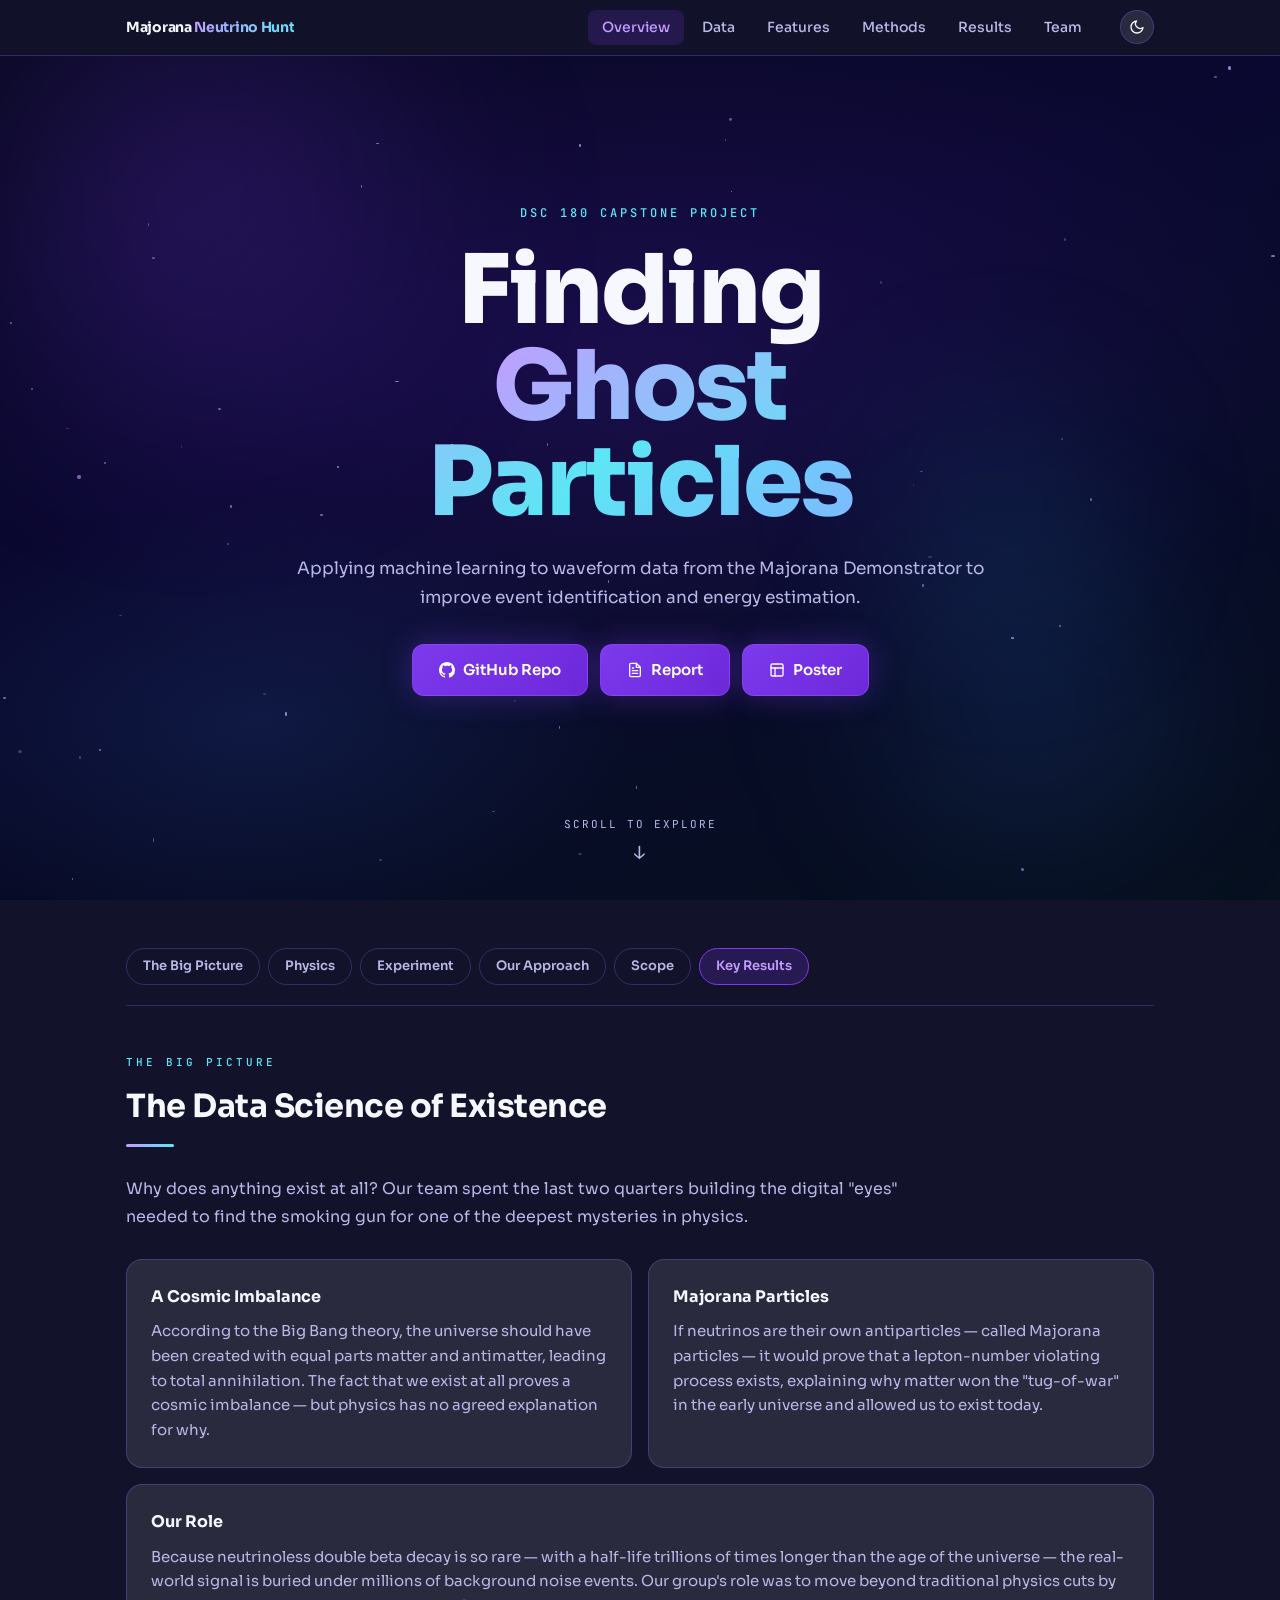
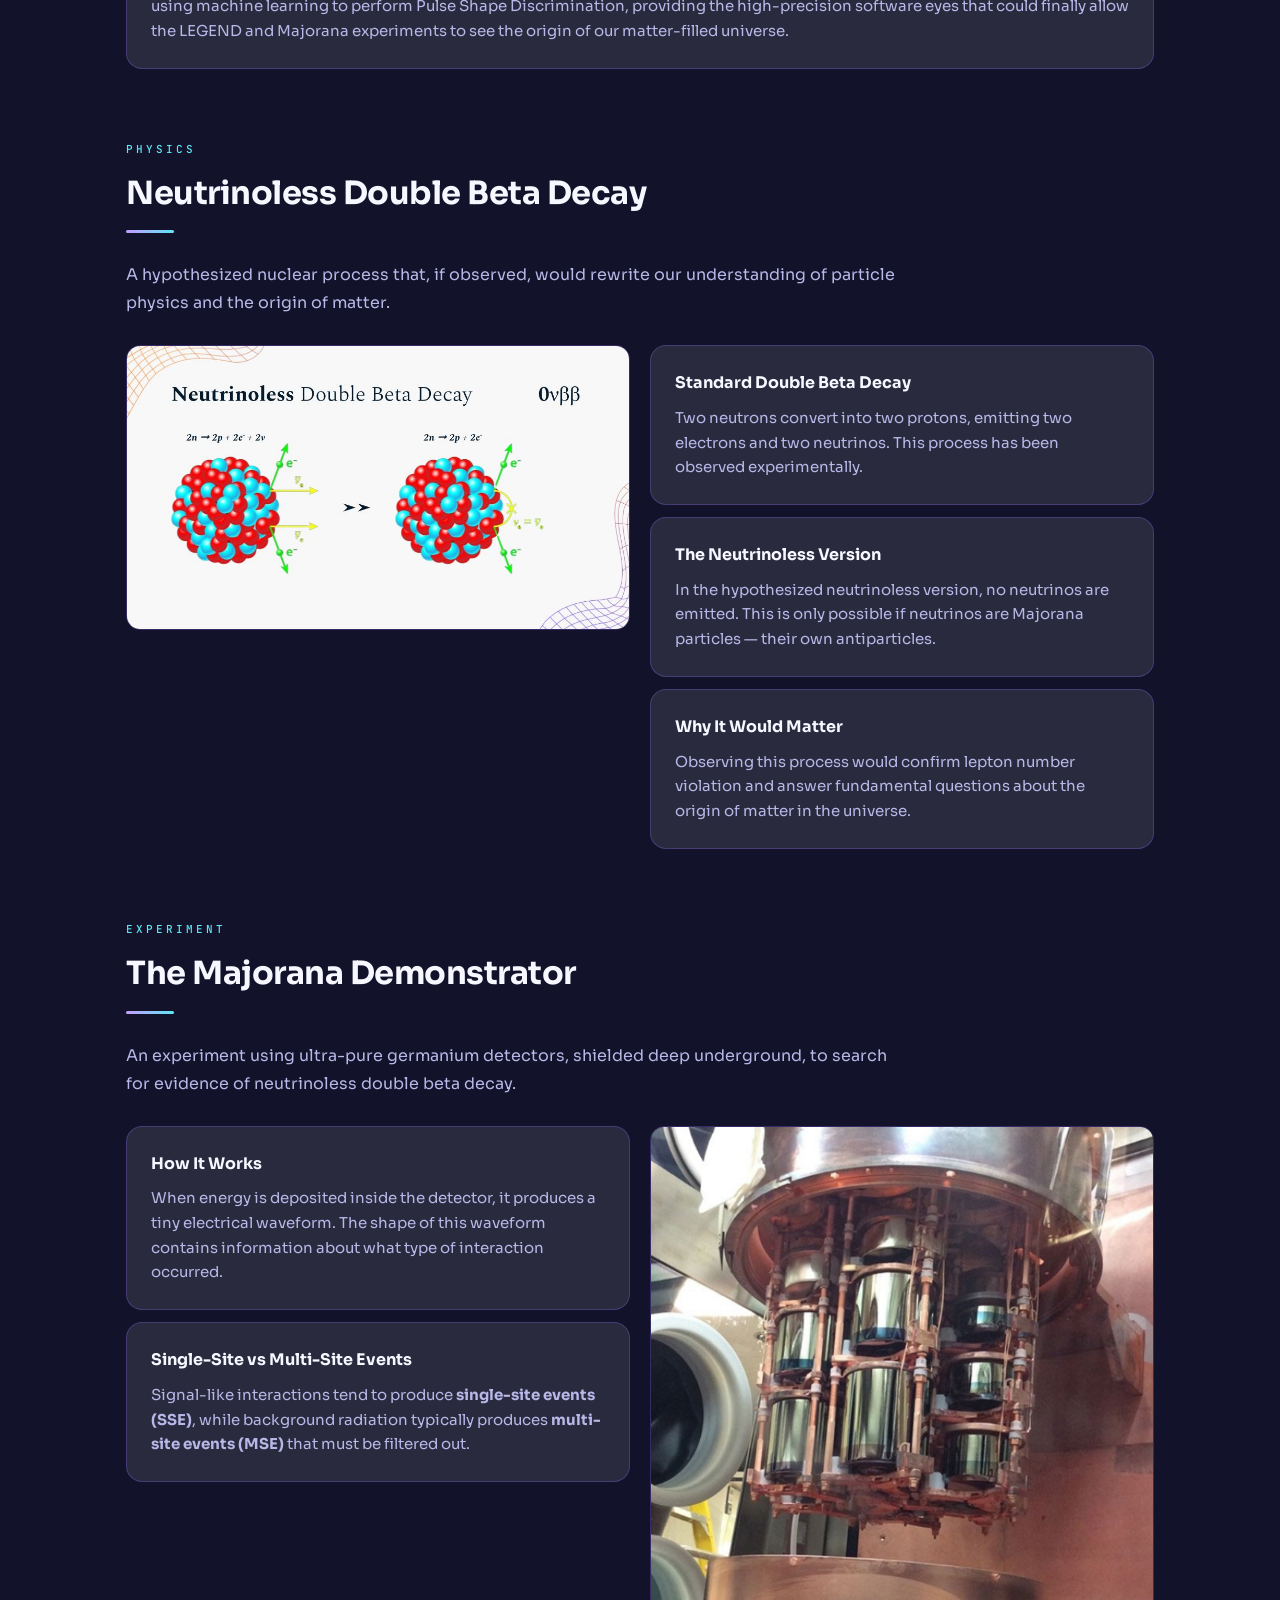
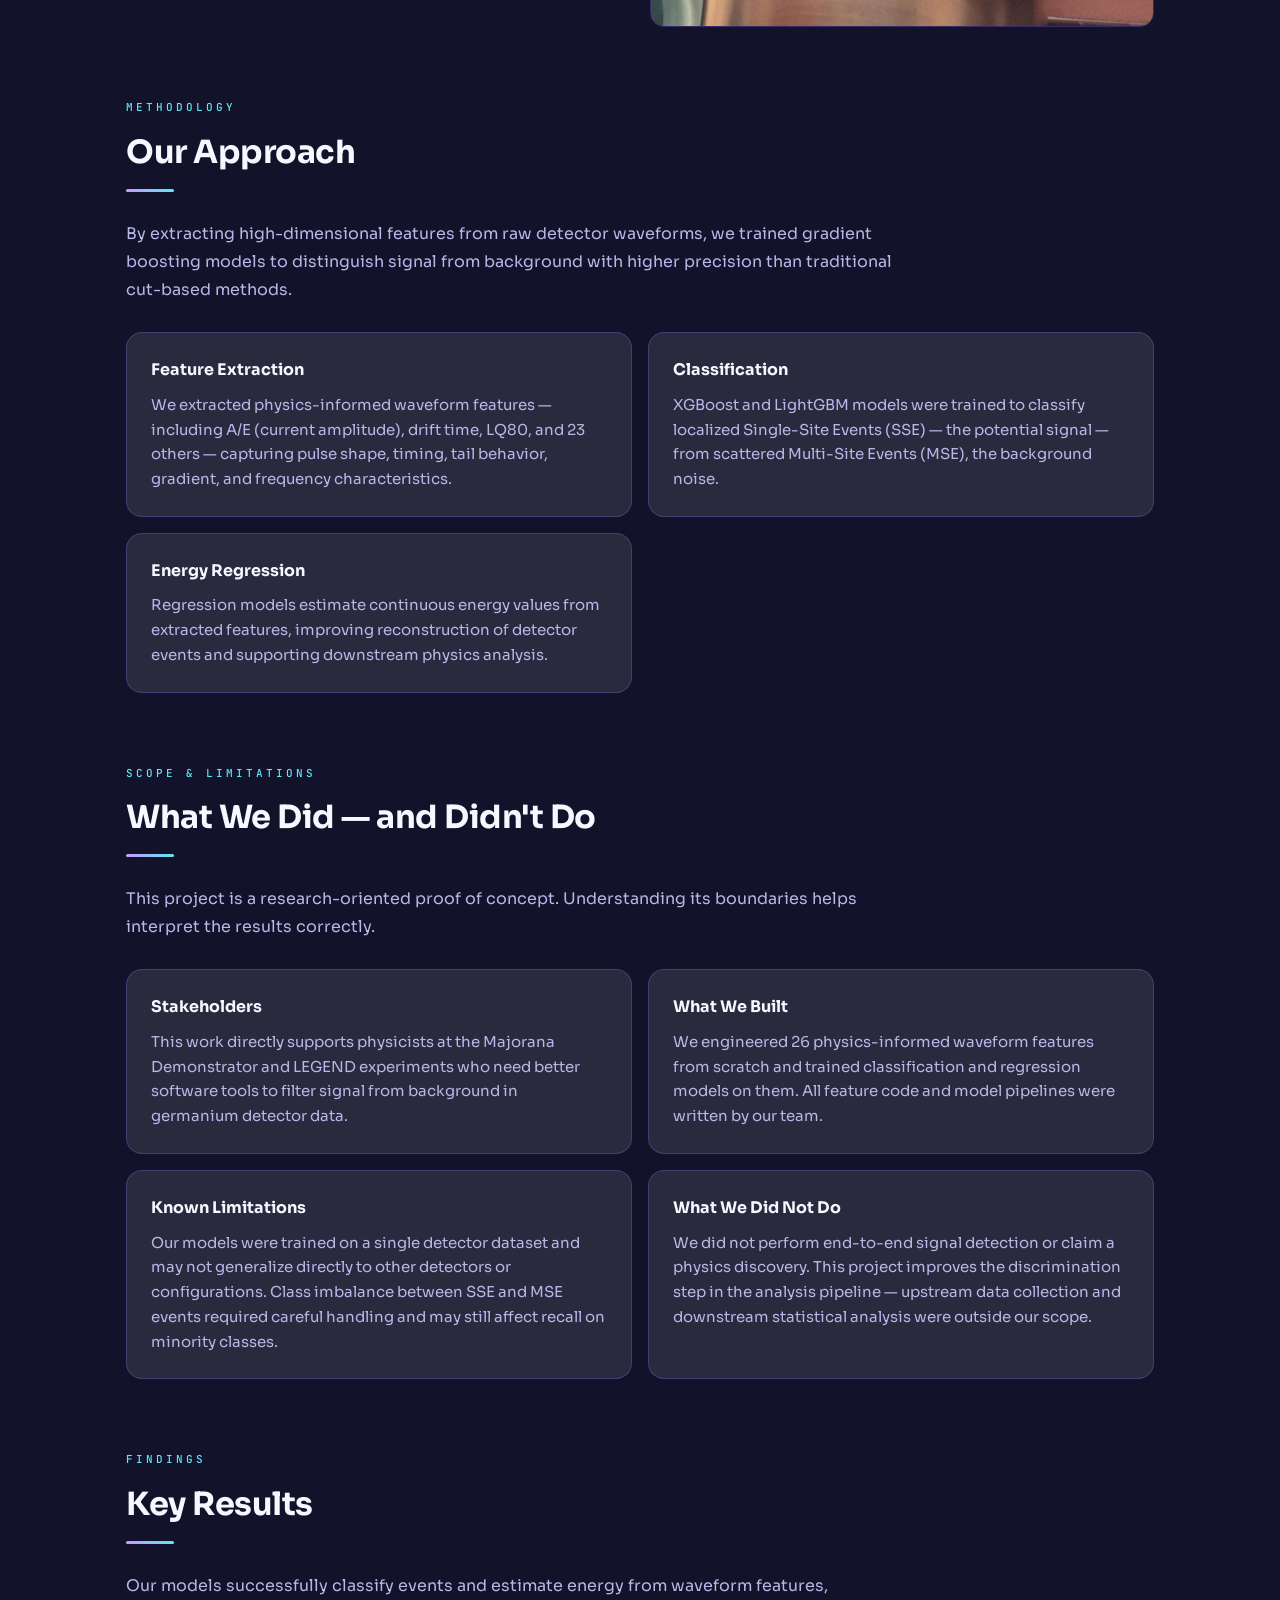
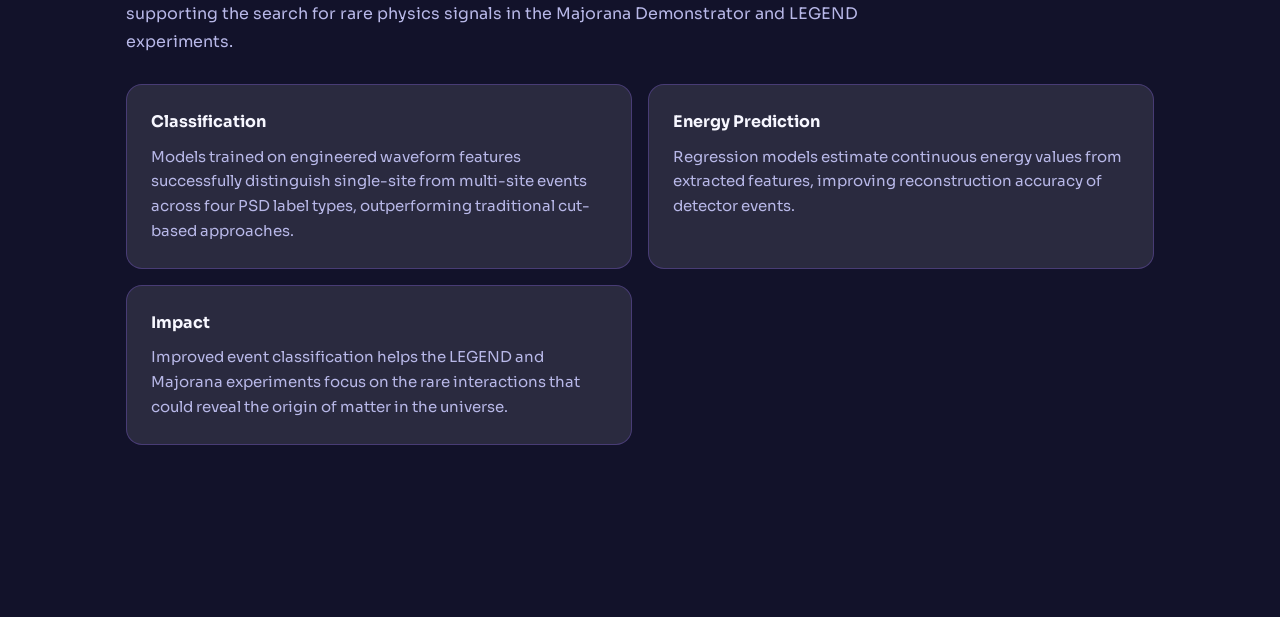
<file: docs/index.html>
<!DOCTYPE html>
<html lang="en">
<head>
  <meta charset="UTF-8" />
  <meta name="viewport" content="width=device-width, initial-scale=1.0" />
  <title>Majorana Neutrino Hunt</title>
  <link rel="preconnect" href="https://fonts.googleapis.com">
  <link rel="preconnect" href="https://fonts.gstatic.com" crossorigin>
  <link href="https://fonts.googleapis.com/css2?family=Sora:wght@300;400;600;700;800&family=JetBrains+Mono:wght@400;500&display=swap" rel="stylesheet">
  <link rel="stylesheet" href="style.css" />
</head>

<body>
  <!-- STICKY TOP NAV -->
  <header class="topnav visible">
    <div class="topnav-inner">
      <a href="index.html" class="topnav-brand">Majorana <span>Neutrino Hunt</span></a>
      <div class="topnav-right">
        <nav class="topnav-links">
          <a href="index.html" class="active">Overview</a>
          <a href="data.html">Data</a>
          <a href="features.html">Features</a>
          <a href="methods.html">Methods</a>
          <a href="results.html">Results</a>
          <a href="team.html">Team</a>
        </nav>
        <button class="theme-toggle" id="theme-toggle" onclick="toggleTheme()">
          <svg width="16" height="16" viewBox="0 0 24 24" fill="none" stroke="currentColor" stroke-width="2" stroke-linecap="round" stroke-linejoin="round"><path d="M21 12.79A9 9 0 1 1 11.21 3 7 7 0 0 0 21 12.79z"/></svg>
        </button>
        <button class="hamburger" id="hamburger" onclick="toggleMenu()">
          <svg width="18" height="18" viewBox="0 0 24 24" fill="none" stroke="currentColor" stroke-width="2" stroke-linecap="round"><line x1="3" y1="6" x2="21" y2="6"/><line x1="3" y1="12" x2="21" y2="12"/><line x1="3" y1="18" x2="21" y2="18"/></svg>
        </button>
      </div>
    </div>
  </header>

  <!-- Overlay -->
  <div class="mobile-menu-overlay" id="mobile-menu-overlay" onclick="toggleMenu()"></div>

  <!-- Drawer -->
  <div class="mobile-menu" id="mobile-menu">
    <div class="mobile-menu-header">
      <a href="index.html" class="mobile-menu-brand">Majorana <span>Neutrino Hunt</span></a>
      <button class="mobile-menu-close" onclick="toggleMenu()">
        <svg width="14" height="14" viewBox="0 0 24 24" fill="none" stroke="currentColor" stroke-width="2" stroke-linecap="round"><line x1="18" y1="6" x2="6" y2="18"/><line x1="6" y1="6" x2="18" y2="18"/></svg>
      </button>
    </div>
    <a href="index.html" class="active">Overview</a>
    <a href="data.html">Data</a>
    <a href="features.html">Features</a>
    <a href="methods.html">Methods</a>
    <a href="results.html">Results</a>
    <a href="team.html">Team</a>
  </div>

  <!-- HERO -->
  <section class="hero-screen">
    <div class="hero-bg">
      <div class="orb orb1"></div>
      <div class="orb orb2"></div>
      <div class="orb orb3"></div>
      <div class="particle-field" id="particles"></div>
    </div>
    <div class="hero-content">
      <p class="hero-eyebrow">DSC 180 Capstone Project</p>
      <h1 class="hero-title">Finding<br><span class="hero-accent">Ghost Particles</span></h1>
      <p class="hero-sub">
        Applying machine learning to waveform data from the Majorana Demonstrator
        to improve event identification and energy estimation.
      </p>
      <div class="hero-actions">
        <a class="btn-hero primary" href="https://github.com/YooNice100/Majorana-Neutrino-Hunt" target="_blank" rel="noopener noreferrer">
          <svg width="16" height="16" viewBox="0 0 24 24" fill="currentColor"><path d="M12 0C5.37 0 0 5.37 0 12c0 5.31 3.435 9.795 8.205 11.385.6.105.825-.255.825-.57 0-.285-.015-1.23-.015-2.235-3.015.555-3.795-.735-4.035-1.41-.135-.345-.72-1.41-1.23-1.695-.42-.225-1.02-.78-.015-.795.945-.015 1.62.87 1.845 1.23 1.08 1.815 2.805 1.305 3.495.99.105-.78.42-1.305.765-1.605-2.67-.3-5.46-1.335-5.46-5.925 0-1.305.465-2.385 1.23-3.225-.12-.3-.54-1.53.12-3.18 0 0 1.005-.315 3.3 1.23.96-.27 1.98-.405 3-.405s2.04.135 3 .405c2.295-1.56 3.3-1.23 3.3-1.23.66 1.65.24 2.88.12 3.18.765.84 1.23 1.905 1.23 3.225 0 4.605-2.805 5.625-5.475 5.925.435.375.81 1.095.81 2.22 0 1.605-.015 2.895-.015 3.3 0 .315.225.69.825.57A12.02 12.02 0 0 0 24 12c0-6.63-5.37-12-12-12z"/></svg>
          GitHub Repo
        </a>
        <a class="btn-hero primary" href="https://drive.google.com/file/d/1vQ7NH5tyK-c13f5FwqEniKJnLN0Y259-/view?usp=drive_link" target="_blank" rel="noopener noreferrer">
          <svg width="16" height="16" viewBox="0 0 24 24" fill="none" stroke="currentColor" stroke-width="2" stroke-linecap="round" stroke-linejoin="round"><path d="M14 2H6a2 2 0 0 0-2 2v16a2 2 0 0 0 2 2h12a2 2 0 0 0 2-2V8z"/><polyline points="14,2 14,8 20,8"/><line x1="16" y1="13" x2="8" y2="13"/><line x1="16" y1="17" x2="8" y2="17"/><polyline points="10,9 9,9 8,9"/></svg>
          Report
        </a>
        <a class="btn-hero primary" href="https://drive.google.com/file/d/1kSSpaYgGlfLMibaF32auNws9lFXYjbd7/view" target="_blank" rel="noopener noreferrer">
          <svg width="16" height="16" viewBox="0 0 24 24" fill="none" stroke="currentColor" stroke-width="2" stroke-linecap="round" stroke-linejoin="round"><rect x="3" y="3" width="18" height="18" rx="2"/><path d="M3 9h18"/><path d="M9 21V9"/></svg>
          Poster
        </a>
      </div>
    </div>
    <div class="hero-scroll-hint">
      <span>scroll to explore</span>
      <div class="scroll-arrow">↓</div>
    </div>
  </section>



  <main class="content-area">

      <div class="category-nav">
        <a href="#big-picture" class="cat-link active">The Big Picture</a>
        <a href="#physics" class="cat-link">Physics</a>
        <a href="#experiment" class="cat-link">Experiment</a>
        <a href="#approach" class="cat-link">Our Approach</a>
        <a href="#scope" class="cat-link">Scope</a>
        <a href="#results" class="cat-link">Key Results</a>
      </div>

    <!-- WHY THIS MATTERS -->
    <section id="big-picture" class="section">
      <div class="section-label">The Big Picture</div>
      <h2 class="section-heading">The Data Science of Existence</h2>
      <p class="section-intro">
        Why does anything exist at all? Our team spent the last two quarters building
        the digital "eyes" needed to find the smoking gun for one of the deepest
        mysteries in physics.
      </p>
      <div class="card-grid">
        <div class="card">
          <h3>A Cosmic Imbalance</h3>
          <p>
            According to the Big Bang theory, the universe should have been created with
            equal parts matter and antimatter, leading to total annihilation. The fact that
            we exist at all proves a cosmic imbalance — but physics has no agreed explanation for why.
          </p>
        </div>
        <div class="card">
          <h3>Majorana Particles</h3>
          <p>
            If neutrinos are their own antiparticles — called Majorana particles — it would
            prove that a lepton-number violating process exists, explaining why matter won
            the "tug-of-war" in the early universe and allowed us to exist today.
          </p>
        </div>
        <div class="card wide">
          <h3>Our Role</h3>
          <p>
            Because neutrinoless double beta decay is so rare — with a half-life trillions of
            times longer than the age of the universe — the real-world signal is buried under
            millions of background noise events. Our group's role was to move beyond traditional
            physics cuts by using machine learning to perform Pulse Shape Discrimination,
            providing the high-precision software eyes that could finally allow the LEGEND and
            Majorana experiments to see the origin of our matter-filled universe.
          </p>
        </div>
      </div>
    </section>

    <!-- NEUTRINOLESS DOUBLE BETA DECAY -->
    <section id="physics" class="section">
      <div class="section-label">Physics</div>
      <h2 class="section-heading">Neutrinoless Double Beta Decay</h2>
      <p class="section-intro">
        A hypothesized nuclear process that, if observed, would rewrite our understanding
        of particle physics and the origin of matter.
      </p>
      <div class="two-col">
        <div class="image-block">
          <img src="images/neutrinolessdoublebetadecay.jpg"
               alt="Diagram comparing standard double beta decay and neutrinoless double beta decay">
        </div>
        <div class="card-stack">
          <div class="card">
            <h3>Standard Double Beta Decay</h3>
            <p>Two neutrons convert into two protons, emitting two electrons and two neutrinos. This process has been observed experimentally.</p>
          </div>
          <div class="card">
            <h3>The Neutrinoless Version</h3>
            <p>In the hypothesized neutrinoless version, no neutrinos are emitted. This is only possible if neutrinos are Majorana particles — their own antiparticles.</p>
          </div>
          <div class="card">
            <h3>Why It Would Matter</h3>
            <p>Observing this process would confirm lepton number violation and answer fundamental questions about the origin of matter in the universe.</p>
          </div>
        </div>
      </div>
    </section>

    <!-- THE MAJORANA DEMONSTRATOR -->
    <section id="experiment" class="section">
      <div class="section-label">Experiment</div>
      <h2 class="section-heading">The Majorana Demonstrator</h2>
      <p class="section-intro">
        An experiment using ultra-pure germanium detectors, shielded deep underground,
        to search for evidence of neutrinoless double beta decay.
      </p>
      <div class="two-col">
        <div class="card-stack">
          <div class="card">
            <h3>How It Works</h3>
            <p>When energy is deposited inside the detector, it produces a tiny electrical waveform. The shape of this waveform contains information about what type of interaction occurred.</p>
          </div>
          <div class="card">
            <h3>Single-Site vs Multi-Site Events</h3>
            <p>Signal-like interactions tend to produce <strong>single-site events (SSE)</strong>, while background radiation typically produces <strong>multi-site events (MSE)</strong> that must be filtered out.</p>
          </div>
        </div>
        <div class="image-block">
          <img src="images/germaniumdetector.jpg"
               alt="Germanium detector array used in the Majorana Demonstrator experiment">
        </div>
      </div>
    </section>

    <!-- OUR APPROACH -->
    <section id="approach" class="section">
      <div class="section-label">Methodology</div>
      <h2 class="section-heading">Our Approach</h2>
      <p class="section-intro">
        By extracting high-dimensional features from raw detector waveforms, we trained
        gradient boosting models to distinguish signal from background with higher precision
        than traditional cut-based methods.
      </p>
      <div class="card-grid">
        <div class="card">
          <h3>Feature Extraction</h3>
          <p>
            We extracted physics-informed waveform features — including A/E (current amplitude),
            drift time, LQ80, and 23 others — capturing pulse shape, timing, tail behavior,
            gradient, and frequency characteristics.
          </p>
        </div>
        <div class="card">
          <h3>Classification</h3>
          <p>
            XGBoost and LightGBM models were trained to classify localized
            Single-Site Events (SSE) — the potential signal — from scattered
            Multi-Site Events (MSE), the background noise.
          </p>
        </div>
        <div class="card">
          <h3>Energy Regression</h3>
          <p>
            Regression models estimate continuous energy values from extracted features,
            improving reconstruction of detector events and supporting downstream
            physics analysis.
          </p>
        </div>
      </div>
    </section>

    <!-- SCOPE & LIMITATIONS -->
    <section id="scope" class="section">
      <div class="section-label">Scope & Limitations</div>
      <h2 class="section-heading">What We Did — and Didn't Do</h2>
      <p class="section-intro">
        This project is a research-oriented proof of concept. Understanding
        its boundaries helps interpret the results correctly.
      </p>
      <div class="card-grid">
        <div class="card">
          <h3>Stakeholders</h3>
          <p>
            This work directly supports physicists at the Majorana Demonstrator
            and LEGEND experiments who need better software tools to filter signal
            from background in germanium detector data.
          </p>
        </div>
        <div class="card">
          <h3>What We Built</h3>
          <p>
            We engineered 26 physics-informed waveform features from scratch and
            trained classification and regression models on them. All feature
            code and model pipelines were written by our team.
          </p>
        </div>
        <div class="card">
          <h3>Known Limitations</h3>
          <p>
            Our models were trained on a single detector dataset and may not
            generalize directly to other detectors or configurations. Class
            imbalance between SSE and MSE events required careful handling and
            may still affect recall on minority classes.
          </p>
        </div>
        <div class="card">
          <h3>What We Did Not Do</h3>
          <p>
            We did not perform end-to-end signal detection or claim a physics
            discovery. This project improves the discrimination step in the
            analysis pipeline — upstream data collection and downstream
            statistical analysis were outside our scope.
          </p>
        </div>
      </div>
    </section>

    <!-- KEY RESULTS -->
    <section id="results" class="section">
      <div class="section-label">Findings</div>
      <h2 class="section-heading">Key Results</h2>
      <p class="section-intro">
        Our models successfully classify events and estimate energy from waveform features,
        supporting the search for rare physics signals in the Majorana Demonstrator and LEGEND experiments.
      </p>
      <div class="card-grid">
        <div class="card">
          <h3>Classification</h3>
          <p>Models trained on engineered waveform features successfully distinguish single-site from multi-site events across four PSD label types, outperforming traditional cut-based approaches.</p>
        </div>
        <div class="card">
          <h3>Energy Prediction</h3>
          <p>Regression models estimate continuous energy values from extracted features, improving reconstruction accuracy of detector events.</p>
        </div>
        <div class="card">
          <h3>Impact</h3>
          <p>Improved event classification helps the LEGEND and Majorana experiments focus on the rare interactions that could reveal the origin of matter in the universe.</p>
        </div>
      </div>

     
    </section>

  </main>

  <script>
    const sunIcon = `<svg width="16" height="16" viewBox="0 0 24 24" fill="none" stroke="currentColor" stroke-width="2" stroke-linecap="round" stroke-linejoin="round"><circle cx="12" cy="12" r="5"/><line x1="12" y1="2" x2="12" y2="4"/><line x1="12" y1="20" x2="12" y2="22"/><line x1="4.22" y1="4.22" x2="5.64" y2="5.64"/><line x1="18.36" y1="18.36" x2="19.78" y2="19.78"/><line x1="2" y1="12" x2="4" y2="12"/><line x1="20" y1="12" x2="22" y2="12"/><line x1="4.22" y1="19.78" x2="5.64" y2="18.36"/><line x1="18.36" y1="5.64" x2="19.78" y2="4.22"/></svg>`;
    const moonIcon = `<svg width="16" height="16" viewBox="0 0 24 24" fill="none" stroke="currentColor" stroke-width="2" stroke-linecap="round" stroke-linejoin="round"><path d="M21 12.79A9 9 0 1 1 11.21 3 7 7 0 0 0 21 12.79z"/></svg>`;

    // Apply saved theme on load
    const saved = localStorage.getItem('theme') || 'dark';
    if (saved === 'light') {
      document.documentElement.setAttribute('data-theme', 'light');
      document.getElementById('theme-toggle').innerHTML = sunIcon;
    } else {
      document.documentElement.removeAttribute('data-theme');
      document.getElementById('theme-toggle').innerHTML = moonIcon;
    }

    function toggleTheme() {
      const isLight = document.documentElement.getAttribute('data-theme') === 'light';
      if (isLight) {
        document.documentElement.removeAttribute('data-theme');
        localStorage.setItem('theme', 'dark');
        document.getElementById('theme-toggle').innerHTML = moonIcon;
      } else {
        document.documentElement.setAttribute('data-theme', 'light');
        localStorage.setItem('theme', 'light');
        document.getElementById('theme-toggle').innerHTML = sunIcon;
      }
    }

    function toggleMenu() {
      const menu = document.getElementById('mobile-menu');
      const overlay = document.getElementById('mobile-menu-overlay');
      menu.classList.toggle('open');
      overlay.classList.toggle('open');
      document.body.style.overflow = menu.classList.contains('open') ? 'hidden' : '';
    }

    document.querySelectorAll('.mobile-menu a').forEach(link => {
      link.addEventListener('click', () => {
        document.getElementById('mobile-menu').classList.remove('open');
        document.getElementById('mobile-menu-overlay').classList.remove('open');
        document.body.style.overflow = '';
      });
    });

    // Category nav scroll-spy
    const sections = document.querySelectorAll('section[id]');
    const catLinks = document.querySelectorAll('.cat-link');
    const navObs = new IntersectionObserver((entries) => {
      entries.forEach(e => {
        if (e.isIntersecting) {
          catLinks.forEach(l => l.classList.remove('active'));
          const active = document.querySelector(`.cat-link[href="#${e.target.id}"]`);
          if (active) active.classList.add('active');
        }
      });
    }, { rootMargin: '-30% 0px -60% 0px' });
    sections.forEach(s => navObs.observe(s));

    // Particles
    const field = document.getElementById('particles');
    for (let i = 0; i < 60; i++) {
      const dot = document.createElement('div');
      dot.className = 'particle';
      dot.style.cssText = `
        left: ${Math.random() * 100}%;
        top: ${Math.random() * 100}%;
        animation-delay: ${Math.random() * 6}s;
        animation-duration: ${4 + Math.random() * 6}s;
        width: ${1 + Math.random() * 2.5}px;
        height: ${1 + Math.random() * 2.5}px;
        opacity: ${0.2 + Math.random() * 0.6};
      `;
      field.appendChild(dot);
    }
  </script>
</body>
</html>
</file>
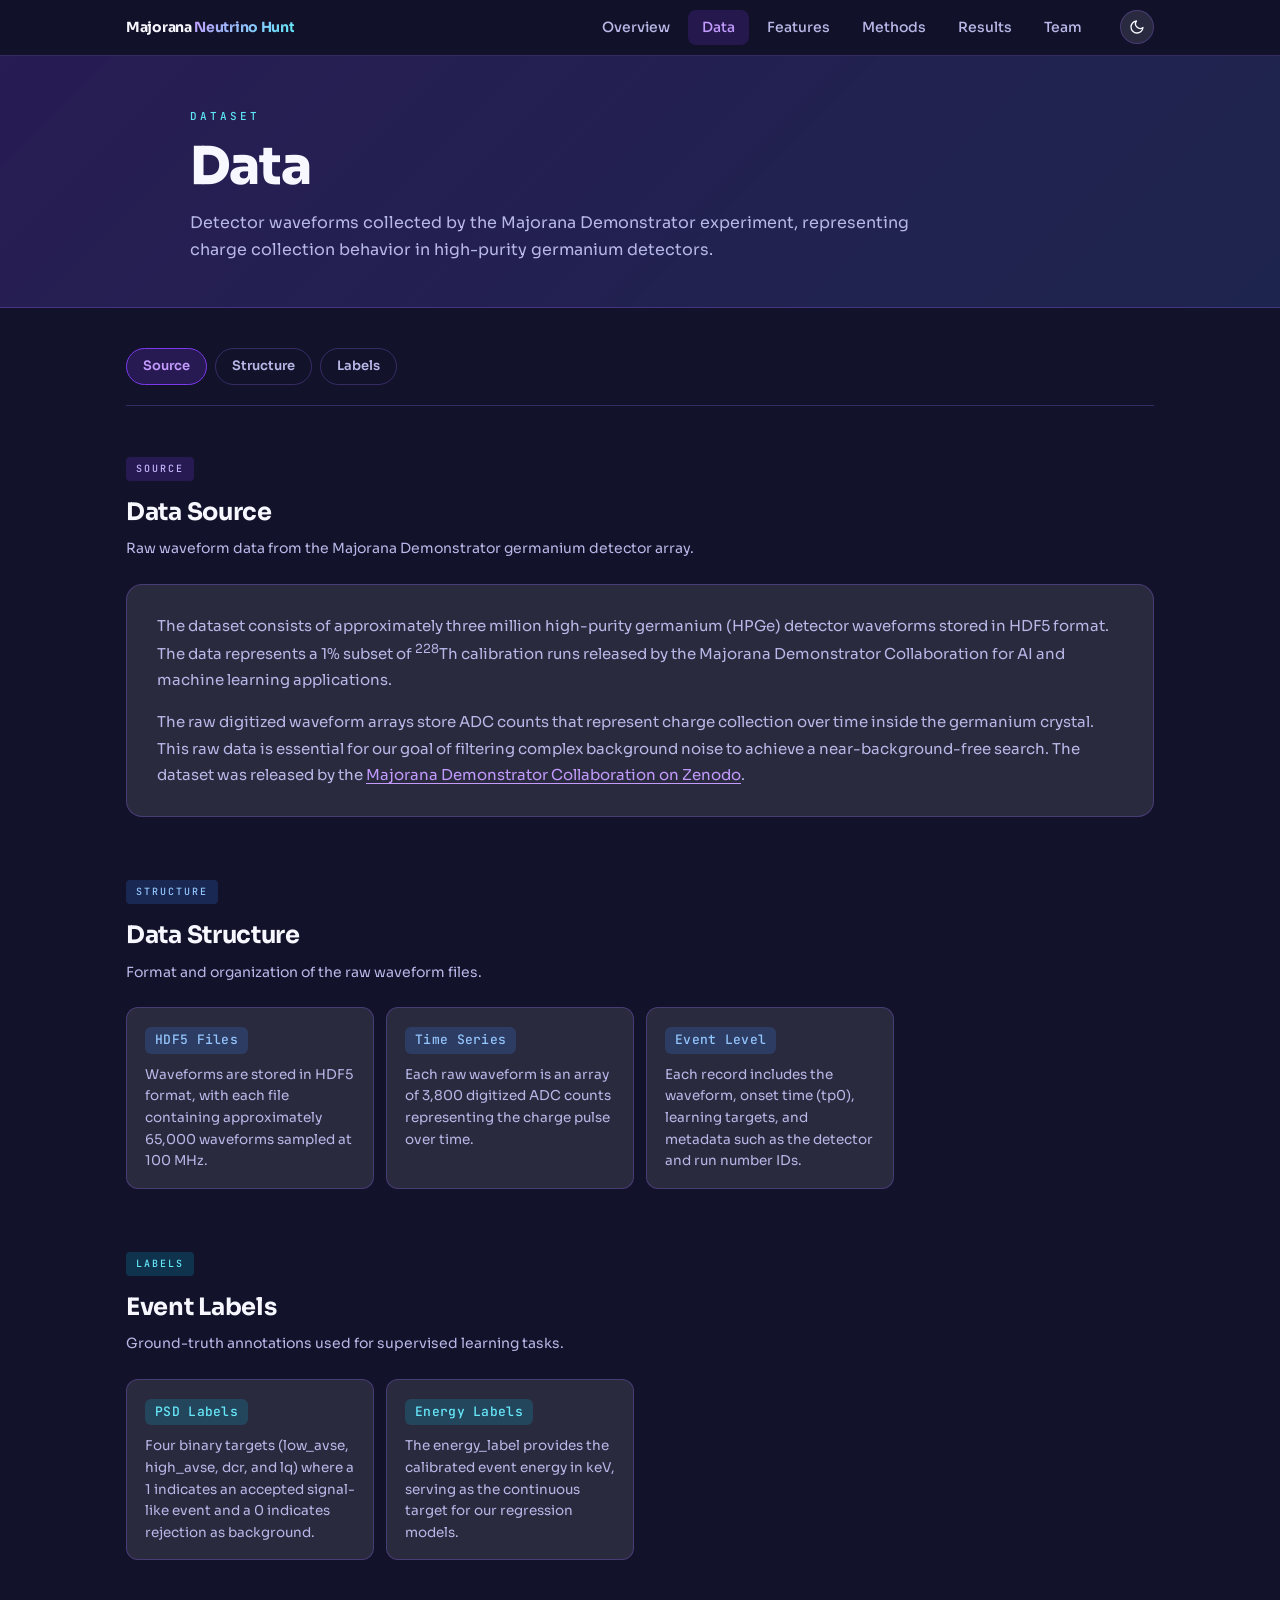
<file: docs/data.html>
<!DOCTYPE html>
<html lang="en">
<head>
  <meta charset="UTF-8" />
  <meta name="viewport" content="width=device-width, initial-scale=1.0" />
  <title>Data | Majorana Neutrino Hunt</title>
  <link rel="preconnect" href="https://fonts.googleapis.com">
  <link rel="preconnect" href="https://fonts.gstatic.com" crossorigin>
  <link href="https://fonts.googleapis.com/css2?family=Sora:wght@300;400;600;700;800&family=JetBrains+Mono:wght@400;500&display=swap" rel="stylesheet">
  <link rel="stylesheet" href="style.css" />
</head>

<body class="subpage">

  <!-- STICKY TOP NAV -->
  <header class="topnav visible">
    <div class="topnav-inner">
      <a href="index.html" class="topnav-brand">Majorana <span>Neutrino Hunt</span></a>
      <div class="topnav-right">
        <nav class="topnav-links">
          <a href="index.html">Overview</a>
          <a href="data.html" class="active">Data</a>
          <a href="features.html">Features</a>
          <a href="methods.html">Methods</a>
          <a href="results.html">Results</a>
          <a href="team.html">Team</a>
        </nav>
        <button class="theme-toggle" id="theme-toggle" onclick="toggleTheme()">
          <svg width="16" height="16" viewBox="0 0 24 24" fill="none" stroke="currentColor" stroke-width="2" stroke-linecap="round" stroke-linejoin="round"><path d="M21 12.79A9 9 0 1 1 11.21 3 7 7 0 0 0 21 12.79z"/></svg>
        </button>
        <button class="hamburger" id="hamburger" onclick="toggleMenu()">
          <svg width="18" height="18" viewBox="0 0 24 24" fill="none" stroke="currentColor" stroke-width="2" stroke-linecap="round"><line x1="3" y1="6" x2="21" y2="6"/><line x1="3" y1="12" x2="21" y2="12"/><line x1="3" y1="18" x2="21" y2="18"/></svg>
        </button>
      </div>
    </div>
  </header>

  <!-- Overlay -->
  <div class="mobile-menu-overlay" id="mobile-menu-overlay" onclick="toggleMenu()"></div>

  <!-- Drawer -->
  <div class="mobile-menu" id="mobile-menu">
    <div class="mobile-menu-header">
      <a href="index.html" class="mobile-menu-brand">Majorana <span>Neutrino Hunt</span></a>
      <button class="mobile-menu-close" onclick="toggleMenu()">
        <svg width="14" height="14" viewBox="0 0 24 24" fill="none" stroke="currentColor" stroke-width="2" stroke-linecap="round"><line x1="18" y1="6" x2="6" y2="18"/><line x1="6" y1="6" x2="18" y2="18"/></svg>
      </button>
    </div>
    <a href="index.html">Overview</a>
    <a href="data.html" class="active">Data</a>
    <a href="features.html">Features</a>
    <a href="methods.html">Methods</a>
    <a href="results.html">Results</a>
    <a href="team.html">Team</a>
  </div>

  <div class="subpage-layout">

    <div class="page-header">
      <div class="page-header-inner">
        <p class="page-eyebrow">Dataset</p>
        <h1 class="page-title">Data</h1>
        <p class="page-desc">
          Detector waveforms collected by the Majorana Demonstrator experiment,
          representing charge collection behavior in high-purity germanium detectors.
        </p>
      </div>
    </div>

    <main class="subpage-content">

      <div class="category-nav">
        <a href="#source" class="cat-link active">Source</a>
        <a href="#structure" class="cat-link">Structure</a>
        <a href="#labels" class="cat-link">Labels</a>
      </div>

      <!-- SOURCE -->
      <section id="source" class="feature-section">
        <div class="feature-section-header">
          <div class="feature-section-badge time">Source</div>
          <h2>Data Source</h2>
          <p>Raw waveform data from the Majorana Demonstrator germanium detector array.</p>
        </div>

        <div class="data-prose-card">
          <p>
            The dataset consists of approximately three million high-purity germanium (HPGe) detector
            waveforms stored in HDF5 format. The data represents a 1% subset of
            <sup>228</sup>Th calibration runs released by the Majorana Demonstrator Collaboration
            for AI and machine learning applications.
          </p>
          <p>
            The raw digitized waveform arrays store ADC counts that represent charge collection over
            time inside the germanium crystal. This raw data is essential for our goal of filtering
            complex background noise to achieve a near-background-free search. The dataset was
            released by the
            <a href="https://zenodo.org/records/8257027" target="_blank" rel="noopener noreferrer" style="color: var(--accent-bright); text-decoration: underline; text-underline-offset: 3px;">Majorana Demonstrator Collaboration on Zenodo</a>.
          </p>
        </div>
      </section>

      <!-- STRUCTURE -->
      <section id="structure" class="feature-section">
        <div class="feature-section-header">
          <div class="feature-section-badge tail">Structure</div>
          <h2>Data Structure</h2>
          <p>Format and organization of the raw waveform files.</p>
        </div>
        <div class="feature-grid">
          <div class="feature-card">
            <span class="feat-tag tail">HDF5 Files</span>
            <p>Waveforms are stored in HDF5 format, with each file containing approximately 65,000 waveforms sampled at 100 MHz.</p>
          </div>
          <div class="feature-card">
            <span class="feat-tag tail">Time Series</span>
            <p>Each raw waveform is an array of 3,800 digitized ADC counts representing the charge pulse over time.</p>
          </div>
          <div class="feature-card">
            <span class="feat-tag tail">Event Level</span>
            <p>Each record includes the waveform, onset time (tp0), learning targets, and metadata such as the detector and run number IDs.</p>
          </div>
        </div>
      </section>

      <!-- LABELS -->
      <section id="labels" class="feature-section">
        <div class="feature-section-header">
          <div class="feature-section-badge grad">Labels</div>
          <h2>Event Labels</h2>
          <p>Ground-truth annotations used for supervised learning tasks.</p>
        </div>
        <div class="feature-grid">
          <div class="feature-card">
            <span class="feat-tag grad">PSD Labels</span>
            <p>Four binary targets (low_avse, high_avse, dcr, and lq) where a 1 indicates an accepted signal-like event and a 0 indicates rejection as background.</p>
          </div>
          <div class="feature-card">
            <span class="feat-tag grad">Energy Labels</span>
            <p>The energy_label provides the calibrated event energy in keV, serving as the continuous target for our regression models.</p>
          </div>
        </div>
      </section>

    </main>
  </div>

  <script>
    const sunIcon = `<svg width="16" height="16" viewBox="0 0 24 24" fill="none" stroke="currentColor" stroke-width="2" stroke-linecap="round" stroke-linejoin="round"><circle cx="12" cy="12" r="5"/><line x1="12" y1="2" x2="12" y2="4"/><line x1="12" y1="20" x2="12" y2="22"/><line x1="4.22" y1="4.22" x2="5.64" y2="5.64"/><line x1="18.36" y1="18.36" x2="19.78" y2="19.78"/><line x1="2" y1="12" x2="4" y2="12"/><line x1="20" y1="12" x2="22" y2="12"/><line x1="4.22" y1="19.78" x2="5.64" y2="18.36"/><line x1="18.36" y1="5.64" x2="19.78" y2="4.22"/></svg>`;
    const moonIcon = `<svg width="16" height="16" viewBox="0 0 24 24" fill="none" stroke="currentColor" stroke-width="2" stroke-linecap="round" stroke-linejoin="round"><path d="M21 12.79A9 9 0 1 1 11.21 3 7 7 0 0 0 21 12.79z"/></svg>`;

    // Apply saved theme on load
    const saved = localStorage.getItem('theme') || 'dark';
    if (saved === 'light') {
      document.documentElement.setAttribute('data-theme', 'light');
      document.getElementById('theme-toggle').innerHTML = sunIcon;
    } else {
      document.documentElement.removeAttribute('data-theme');
      document.getElementById('theme-toggle').innerHTML = moonIcon;
    }

    function toggleTheme() {
      const isLight = document.documentElement.getAttribute('data-theme') === 'light';
      if (isLight) {
        document.documentElement.removeAttribute('data-theme');
        localStorage.setItem('theme', 'dark');
        document.getElementById('theme-toggle').innerHTML = moonIcon;
      } else {
        document.documentElement.setAttribute('data-theme', 'light');
        localStorage.setItem('theme', 'light');
        document.getElementById('theme-toggle').innerHTML = sunIcon;
      }
    }

    function toggleMenu() {
      const menu = document.getElementById('mobile-menu');
      const overlay = document.getElementById('mobile-menu-overlay');
      menu.classList.toggle('open');
      overlay.classList.toggle('open');
      document.body.style.overflow = menu.classList.contains('open') ? 'hidden' : '';
    }

    document.querySelectorAll('.mobile-menu a').forEach(link => {
      link.addEventListener('click', () => {
        document.getElementById('mobile-menu').classList.remove('open');
        document.getElementById('mobile-menu-overlay').classList.remove('open');
        document.body.style.overflow = '';
      });
    });
  </script>

</body>
</html>
</file>
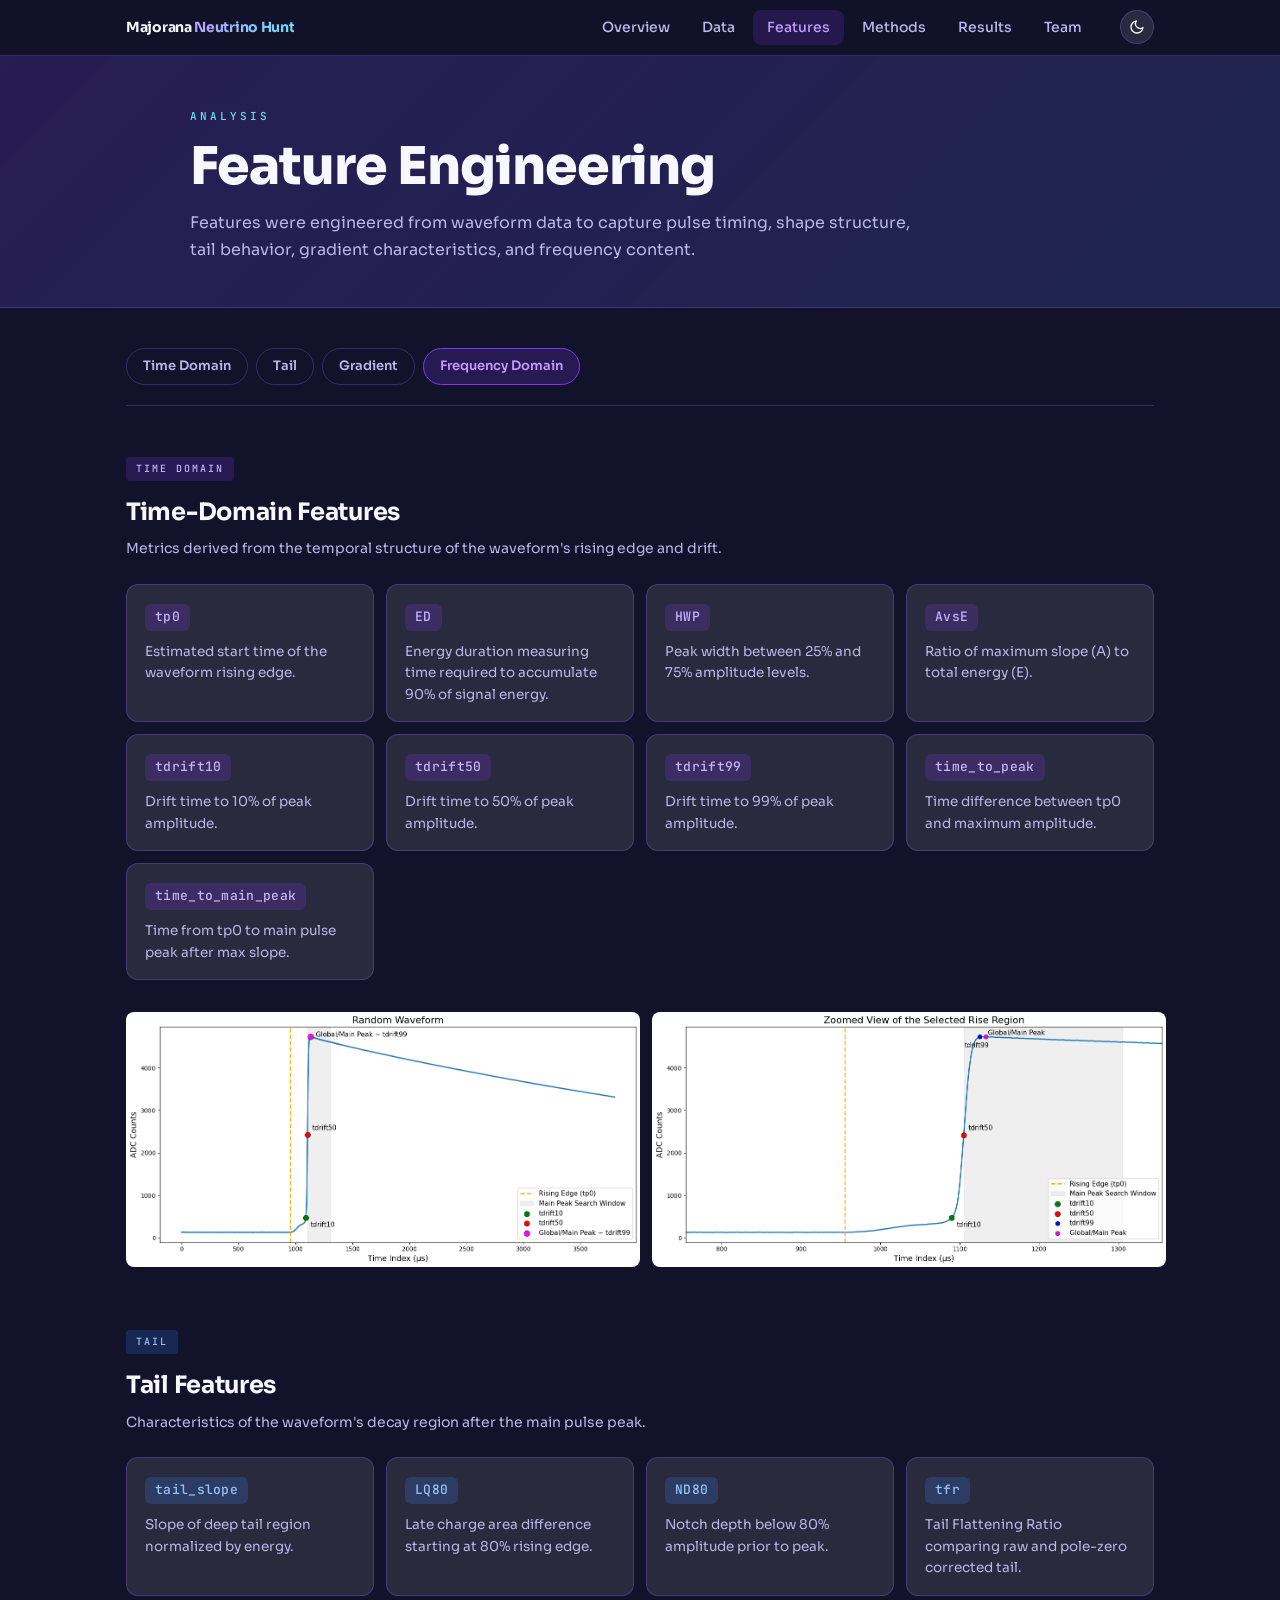
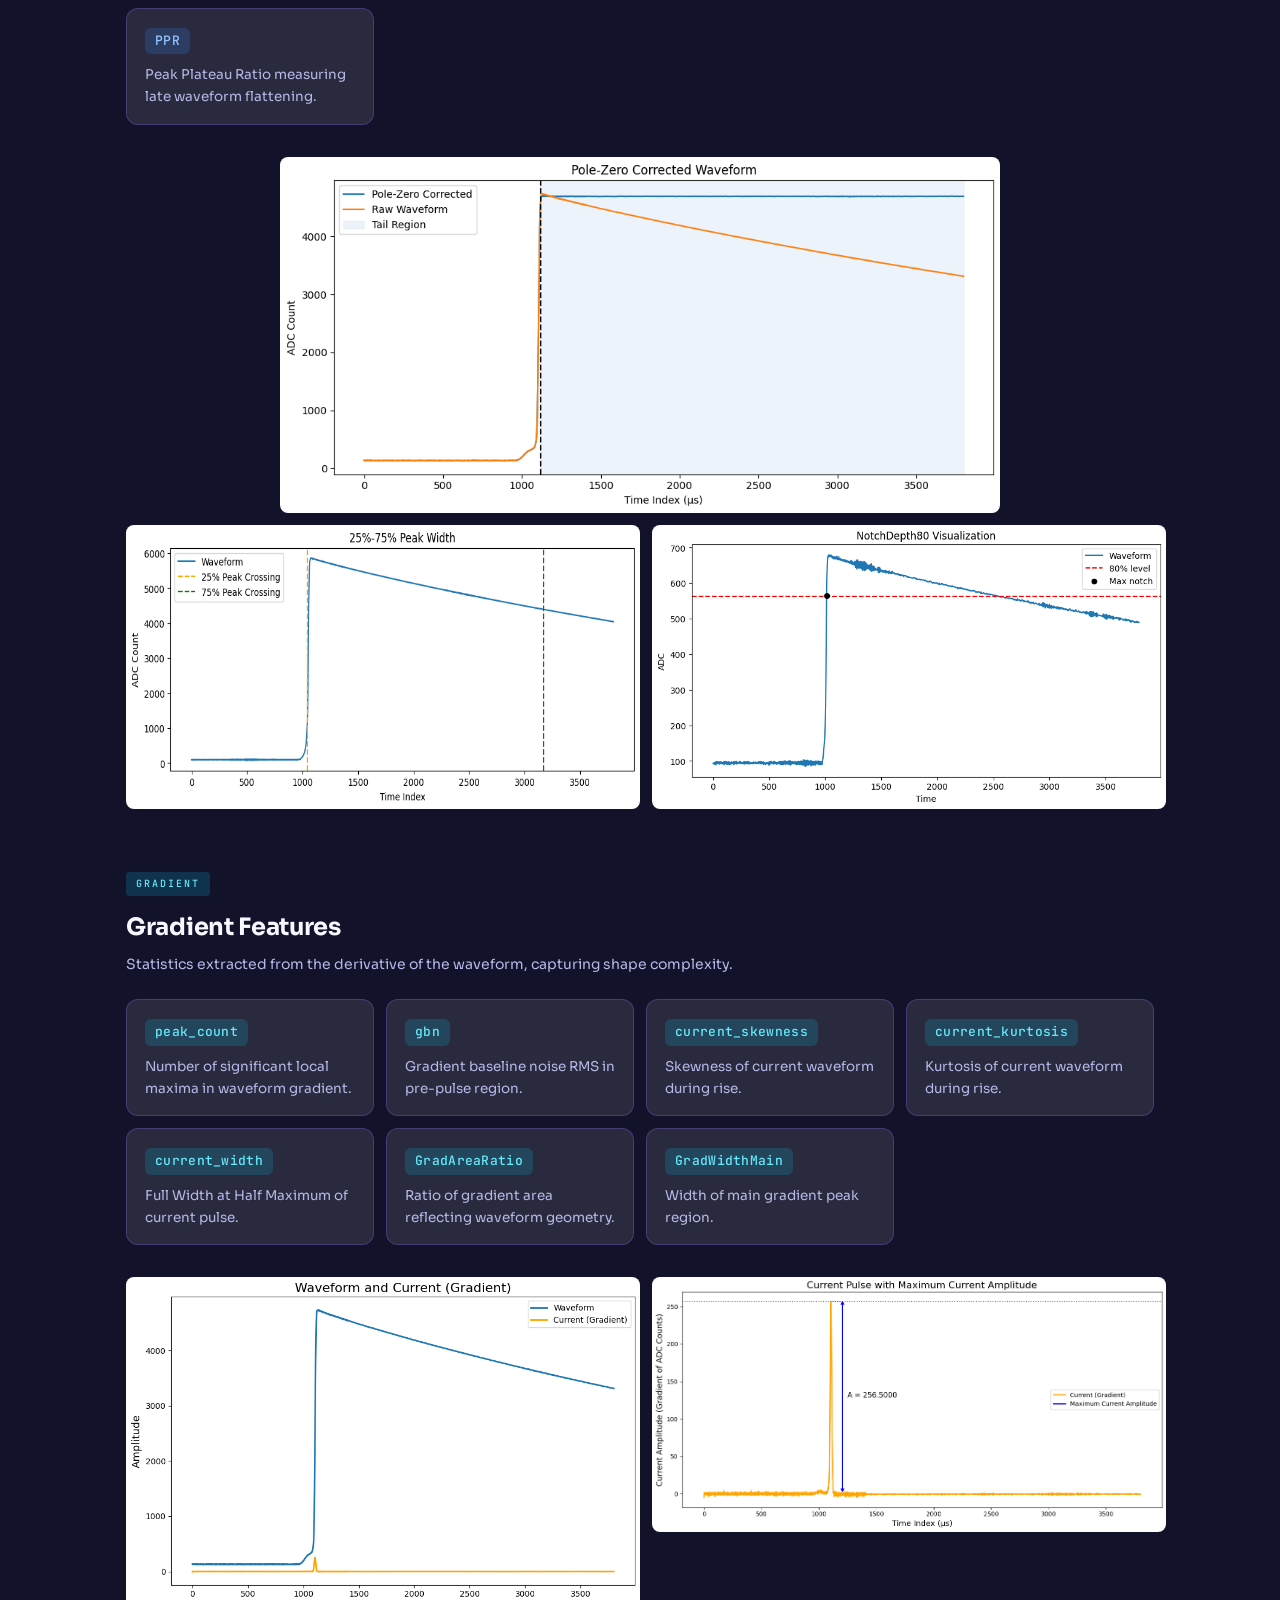
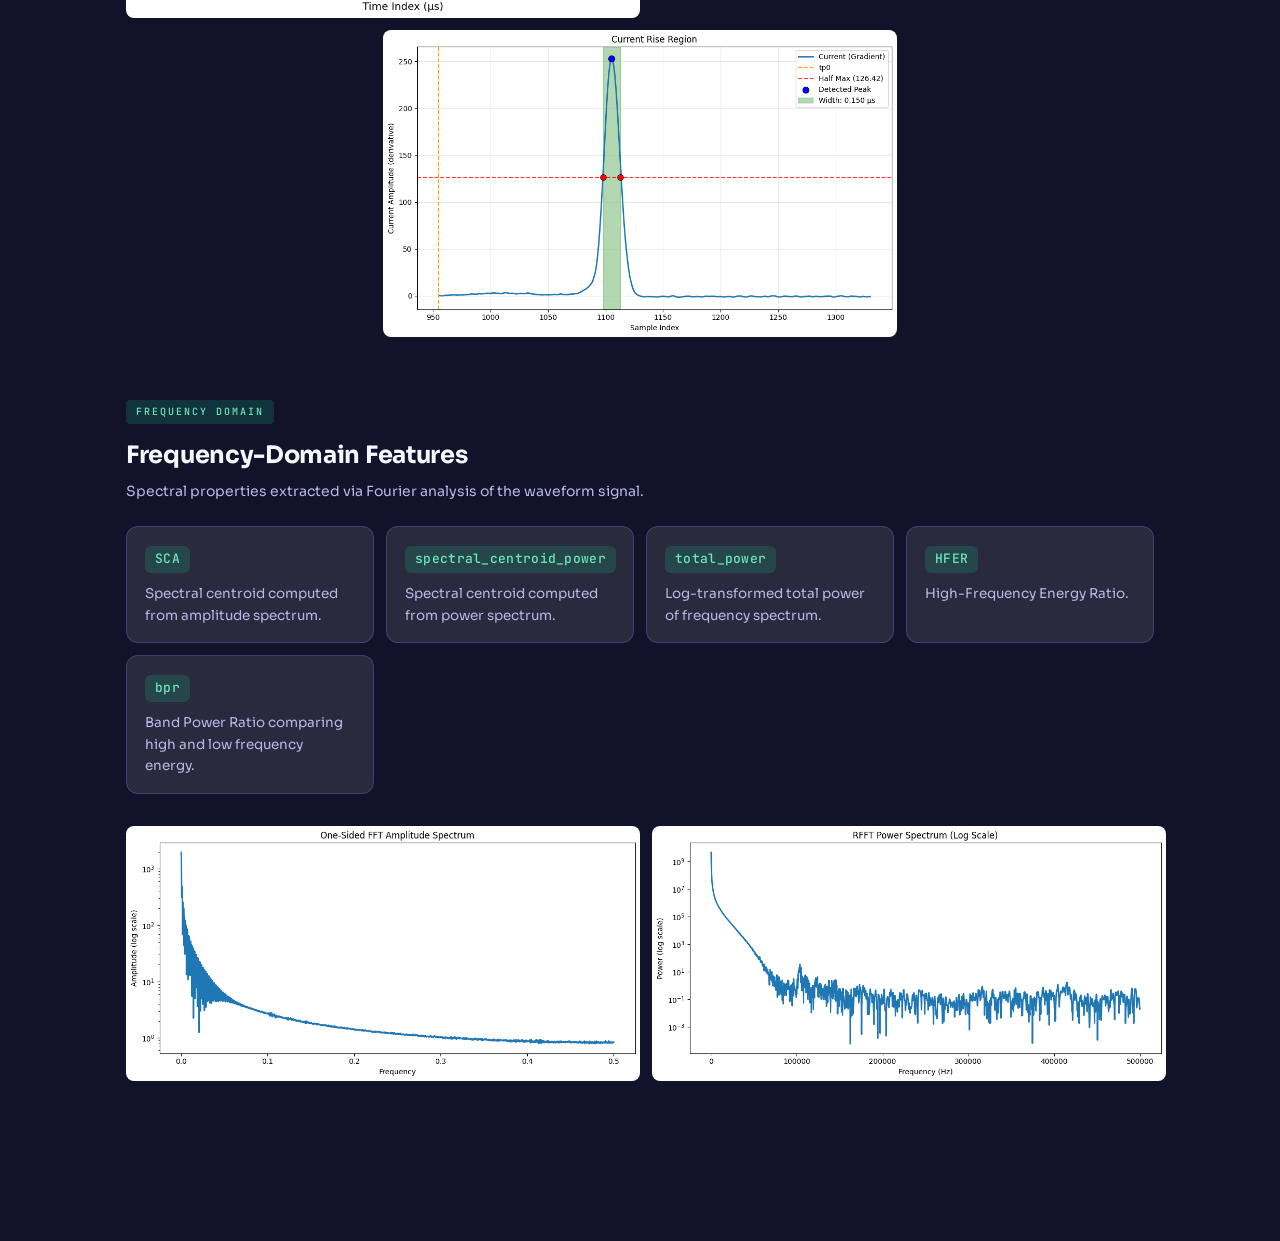
<file: docs/features.html>
<!DOCTYPE html>
<html lang="en">
<head>
  <meta charset="UTF-8" />
  <meta name="viewport" content="width=device-width, initial-scale=1.0" />
  <title>Features | Majorana Neutrino Hunt</title>
  <link rel="preconnect" href="https://fonts.googleapis.com">
  <link rel="preconnect" href="https://fonts.gstatic.com" crossorigin>
  <link href="https://fonts.googleapis.com/css2?family=Sora:wght@300;400;600;700;800&family=JetBrains+Mono:wght@400;500&display=swap" rel="stylesheet">
  <link rel="stylesheet" href="style.css" />
</head>

<body class="subpage">

  <!-- STICKY TOP NAV -->
  <header class="topnav visible">
    <div class="topnav-inner">
      <a href="index.html" class="topnav-brand">Majorana <span>Neutrino Hunt</span></a>
      <div class="topnav-right">
        <nav class="topnav-links">
          <a href="index.html">Overview</a>
          <a href="data.html">Data</a>
          <a href="features.html" class="active">Features</a>
          <a href="methods.html">Methods</a>
          <a href="results.html">Results</a>
          <a href="team.html">Team</a>
        </nav>
        <button class="theme-toggle" id="theme-toggle" onclick="toggleTheme()">
          <svg width="16" height="16" viewBox="0 0 24 24" fill="none" stroke="currentColor" stroke-width="2" stroke-linecap="round" stroke-linejoin="round"><path d="M21 12.79A9 9 0 1 1 11.21 3 7 7 0 0 0 21 12.79z"/></svg>
        </button>
        <button class="hamburger" id="hamburger" onclick="toggleMenu()">
          <svg width="18" height="18" viewBox="0 0 24 24" fill="none" stroke="currentColor" stroke-width="2" stroke-linecap="round"><line x1="3" y1="6" x2="21" y2="6"/><line x1="3" y1="12" x2="21" y2="12"/><line x1="3" y1="18" x2="21" y2="18"/></svg>
        </button>
      </div>
    </div>
  </header>

  <!-- Overlay -->
  <div class="mobile-menu-overlay" id="mobile-menu-overlay" onclick="toggleMenu()"></div>

  <!-- Drawer -->
  <div class="mobile-menu" id="mobile-menu">
    <div class="mobile-menu-header">
      <a href="index.html" class="mobile-menu-brand">Majorana <span>Neutrino Hunt</span></a>
      <button class="mobile-menu-close" onclick="toggleMenu()">
        <svg width="14" height="14" viewBox="0 0 24 24" fill="none" stroke="currentColor" stroke-width="2" stroke-linecap="round"><line x1="18" y1="6" x2="6" y2="18"/><line x1="6" y1="6" x2="18" y2="18"/></svg>
      </button>
    </div>
    <a href="index.html">Overview</a>
    <a href="data.html">Data</a>
    <a href="features.html" class="active">Features</a>
    <a href="methods.html">Methods</a>
    <a href="results.html">Results</a>
    <a href="team.html">Team</a>
  </div>

  <div class="subpage-layout">

    <div class="page-header">
      <div class="page-header-inner">
        <p class="page-eyebrow">Analysis</p>
        <h1 class="page-title">Feature Engineering</h1>
        <p class="page-desc">
          Features were engineered from waveform data to capture pulse timing,
          shape structure, tail behavior, gradient characteristics, and frequency content.
        </p>
      </div>
    </div>

    <main class="subpage-content">

      <div class="category-nav">
        <a href="#time-domain" class="cat-link active">Time Domain</a>
        <a href="#tail" class="cat-link">Tail</a>
        <a href="#gradient" class="cat-link">Gradient</a>
        <a href="#frequency" class="cat-link">Frequency Domain</a>
      </div>

      <!-- ================= TIME DOMAIN ================= -->
      <section id="time-domain" class="feature-section">
        <div class="feature-section-header">
          <div class="feature-section-badge time">Time Domain</div>
          <h2>Time-Domain Features</h2>
          <p>Metrics derived from the temporal structure of the waveform's rising edge and drift.</p>
        </div>

        <!-- GRAPH SLOT: uncomment <img> and update src when ready -->

        <div class="feature-grid">
          <div class="feature-card">
            <span class="feat-tag time">tp0</span>
            <p>Estimated start time of the waveform rising edge.</p>
          </div>
          <div class="feature-card">
            <span class="feat-tag time">ED</span>
            <p>Energy duration measuring time required to accumulate 90% of signal energy.</p>
          </div>
          <div class="feature-card">
            <span class="feat-tag time">HWP</span>
            <p>Peak width between 25% and 75% amplitude levels.</p>
          </div>
          <div class="feature-card">
            <span class="feat-tag time">AvsE</span>
            <p>Ratio of maximum slope (A) to total energy (E).</p>
          </div>
          <div class="feature-card">
            <span class="feat-tag time">tdrift10</span>
            <p>Drift time to 10% of peak amplitude.</p>
          </div>
          <div class="feature-card">
            <span class="feat-tag time">tdrift50</span>
            <p>Drift time to 50% of peak amplitude.</p>
          </div>
          <div class="feature-card">
            <span class="feat-tag time">tdrift99</span>
            <p>Drift time to 99% of peak amplitude.</p>
          </div>
          <div class="feature-card">
            <span class="feat-tag time">time_to_peak</span>
            <p>Time difference between tp0 and maximum amplitude.</p>
          </div>
          <div class="feature-card">
            <span class="feat-tag time">time_to_main_peak</span>
            <p>Time from tp0 to main pulse peak after max slope.</p>
          </div>
        </div>

        <div class="feat-graph-slot" style="display: flex; gap: 12px; align-items: flex-start; margin-top: 32px;">
          <img src="images/features/time_feats.png" alt="Time-domain feature distributions" style="width: 50%; border-radius: 8px;" />
          <img src="images/features/time_feats_zoomin.png" alt="Time-domain feature distributions" style="width: 50%; border-radius: 8px;" />
        </div>
        
      </section>

      <!-- ================= TAIL ================= -->
      <section id="tail" class="feature-section">
        <div class="feature-section-header">
          <div class="feature-section-badge tail">Tail</div>
          <h2>Tail Features</h2>
          <p>Characteristics of the waveform's decay region after the main pulse peak.</p>
        </div>

        <div class="feature-grid">
          <div class="feature-card">
            <span class="feat-tag tail">tail_slope</span>
            <p>Slope of deep tail region normalized by energy.</p>
          </div>
          <div class="feature-card">
            <span class="feat-tag tail">LQ80</span>
            <p>Late charge area difference starting at 80% rising edge.</p>
          </div>
          <div class="feature-card">
            <span class="feat-tag tail">ND80</span>
            <p>Notch depth below 80% amplitude prior to peak.</p>
          </div>
          <div class="feature-card">
            <span class="feat-tag tail">tfr</span>
            <p>Tail Flattening Ratio comparing raw and pole-zero corrected tail.</p>
          </div>
          <div class="feature-card">
            <span class="feat-tag tail">PPR</span>
            <p>Peak Plateau Ratio measuring late waveform flattening.</p>
          </div>
        </div>

        <div class="feat-graph-slot" style="margin-top: 32px;">
          <div class="feat-graph-slot" style="margin-top: 32px;">
          <div style="display: flex; justify-content: center;">
            <img src="images/features/tail_feats.png" alt="Tail-domain feature distributions" style="width: 70%; border-radius: 8px;" />
          </div>
          <div style="display: flex; gap: 12px; margin-top: 12px;">
            <img src="images/features/hwp.png" alt="" style="width: 50%; border-radius: 8px;" />
            <img src="images/features/nd80.png" alt="" style="width: 50%; border-radius: 8px;" />
          </div>
        </div>
        </div>

      </section>

      <!-- ================= GRADIENT ================= -->
      <section id="gradient" class="feature-section">
        <div class="feature-section-header">
          <div class="feature-section-badge grad">Gradient</div>
          <h2>Gradient Features</h2>
          <p>Statistics extracted from the derivative of the waveform, capturing shape complexity.</p>
        </div>

        <div class="feature-grid">
          <div class="feature-card">
            <span class="feat-tag grad">peak_count</span>
            <p>Number of significant local maxima in waveform gradient.</p>
          </div>
          <div class="feature-card">
            <span class="feat-tag grad">gbn</span>
            <p>Gradient baseline noise RMS in pre-pulse region.</p>
          </div>
          <div class="feature-card">
            <span class="feat-tag grad">current_skewness</span>
            <p>Skewness of current waveform during rise.</p>
          </div>
          <div class="feature-card">
            <span class="feat-tag grad">current_kurtosis</span>
            <p>Kurtosis of current waveform during rise.</p>
          </div>
          <div class="feature-card">
            <span class="feat-tag grad">current_width</span>
            <p>Full Width at Half Maximum of current pulse.</p>
          </div>
          <div class="feature-card">
            <span class="feat-tag grad">GradAreaRatio</span>
            <p>Ratio of gradient area reflecting waveform geometry.</p>
          </div>
          <div class="feature-card">
            <span class="feat-tag grad">GradWidthMain</span>
            <p>Width of main gradient peak region.</p>
          </div>
        </div>

        <div style="margin-top: 32px;">
        <div style="display: flex; gap: 12px; align-items: flex-start;">
          <img src="images/features/current.png" alt="Current feature distributions" style="width: 50%; border-radius: 8px;" />
          <img src="images/features/ampl.png" alt="Amplitude feature distributions" style="width: 50%; border-radius: 8px;" />
        </div>
        <div style="margin-top: 12px;">
          <img src="images/features/curr_feats.png" alt="Current features" style="width: 50%; display: block; margin: 0 auto; border-radius: 8px;" />
        </div>
      </div>


      </section>

      <!-- ================= FREQUENCY DOMAIN ================= -->
      <section id="frequency" class="feature-section">
        <div class="feature-section-header">
          <div class="feature-section-badge freq">Frequency Domain</div>
          <h2>Frequency-Domain Features</h2>
          <p>Spectral properties extracted via Fourier analysis of the waveform signal.</p>
        </div>

        <div class="feature-grid">
          <div class="feature-card">
            <span class="feat-tag freq">SCA</span>
            <p>Spectral centroid computed from amplitude spectrum.</p>
          </div>
          <div class="feature-card">
            <span class="feat-tag freq">spectral_centroid_power</span>
            <p>Spectral centroid computed from power spectrum.</p>
          </div>
          <div class="feature-card">
            <span class="feat-tag freq">total_power</span>
            <p>Log-transformed total power of frequency spectrum.</p>
          </div>
          <div class="feature-card">
            <span class="feat-tag freq">HFER</span>
            <p>High-Frequency Energy Ratio.</p>
          </div>
          <div class="feature-card">
            <span class="feat-tag freq">bpr</span>
            <p>Band Power Ratio comparing high and low frequency energy.</p>
          </div>
        </div>

        <div class="feat-graph-slot" style="display: flex; gap: 12px; align-items: flex-start; margin-top: 32px;">
          <img src="images/features/amp_spec.png" alt="Time-domain feature distributions" style="width: 50%; border-radius: 8px;" />
          <img src="images/features/rfft.png" alt="Time-domain feature distributions" style="width: 50%; border-radius: 8px;" />
        </div>

      </section>

    </main>
  </div>

  <script>
    const sunIcon = `<svg width="16" height="16" viewBox="0 0 24 24" fill="none" stroke="currentColor" stroke-width="2" stroke-linecap="round" stroke-linejoin="round"><circle cx="12" cy="12" r="5"/><line x1="12" y1="2" x2="12" y2="4"/><line x1="12" y1="20" x2="12" y2="22"/><line x1="4.22" y1="4.22" x2="5.64" y2="5.64"/><line x1="18.36" y1="18.36" x2="19.78" y2="19.78"/><line x1="2" y1="12" x2="4" y2="12"/><line x1="20" y1="12" x2="22" y2="12"/><line x1="4.22" y1="19.78" x2="5.64" y2="18.36"/><line x1="18.36" y1="5.64" x2="19.78" y2="4.22"/></svg>`;
    const moonIcon = `<svg width="16" height="16" viewBox="0 0 24 24" fill="none" stroke="currentColor" stroke-width="2" stroke-linecap="round" stroke-linejoin="round"><path d="M21 12.79A9 9 0 1 1 11.21 3 7 7 0 0 0 21 12.79z"/></svg>`;

    // Apply saved theme on load
    const saved = localStorage.getItem('theme') || 'dark';
    if (saved === 'light') {
      document.documentElement.setAttribute('data-theme', 'light');
      document.getElementById('theme-toggle').innerHTML = sunIcon;
    } else {
      document.documentElement.removeAttribute('data-theme');
      document.getElementById('theme-toggle').innerHTML = moonIcon;
    }

    function toggleTheme() {
      const isLight = document.documentElement.getAttribute('data-theme') === 'light';
      if (isLight) {
        document.documentElement.removeAttribute('data-theme');
        localStorage.setItem('theme', 'dark');
        document.getElementById('theme-toggle').innerHTML = moonIcon;
      } else {
        document.documentElement.setAttribute('data-theme', 'light');
        localStorage.setItem('theme', 'light');
        document.getElementById('theme-toggle').innerHTML = sunIcon;
      }
    }

    function toggleMenu() {
      const menu = document.getElementById('mobile-menu');
      const overlay = document.getElementById('mobile-menu-overlay');
      menu.classList.toggle('open');
      overlay.classList.toggle('open');
      document.body.style.overflow = menu.classList.contains('open') ? 'hidden' : '';
    }

    document.querySelectorAll('.mobile-menu a').forEach(link => {
      link.addEventListener('click', () => {
        document.getElementById('mobile-menu').classList.remove('open');
        document.getElementById('mobile-menu-overlay').classList.remove('open');
        document.body.style.overflow = '';
      });
    });

    const sections = document.querySelectorAll('.feature-section');
    const catLinks = document.querySelectorAll('.cat-link');

    const obs = new IntersectionObserver((entries) => {
      entries.forEach(e => {
        if (e.isIntersecting) {
          catLinks.forEach(l => l.classList.remove('active'));
          const active = document.querySelector(`.cat-link[href="#${e.target.id}"]`);
          if (active) active.classList.add('active');
        }
      });
    }, { rootMargin: '-30% 0px -60% 0px' });

    sections.forEach(s => obs.observe(s));
  </script>

</body>
</html>
</file>
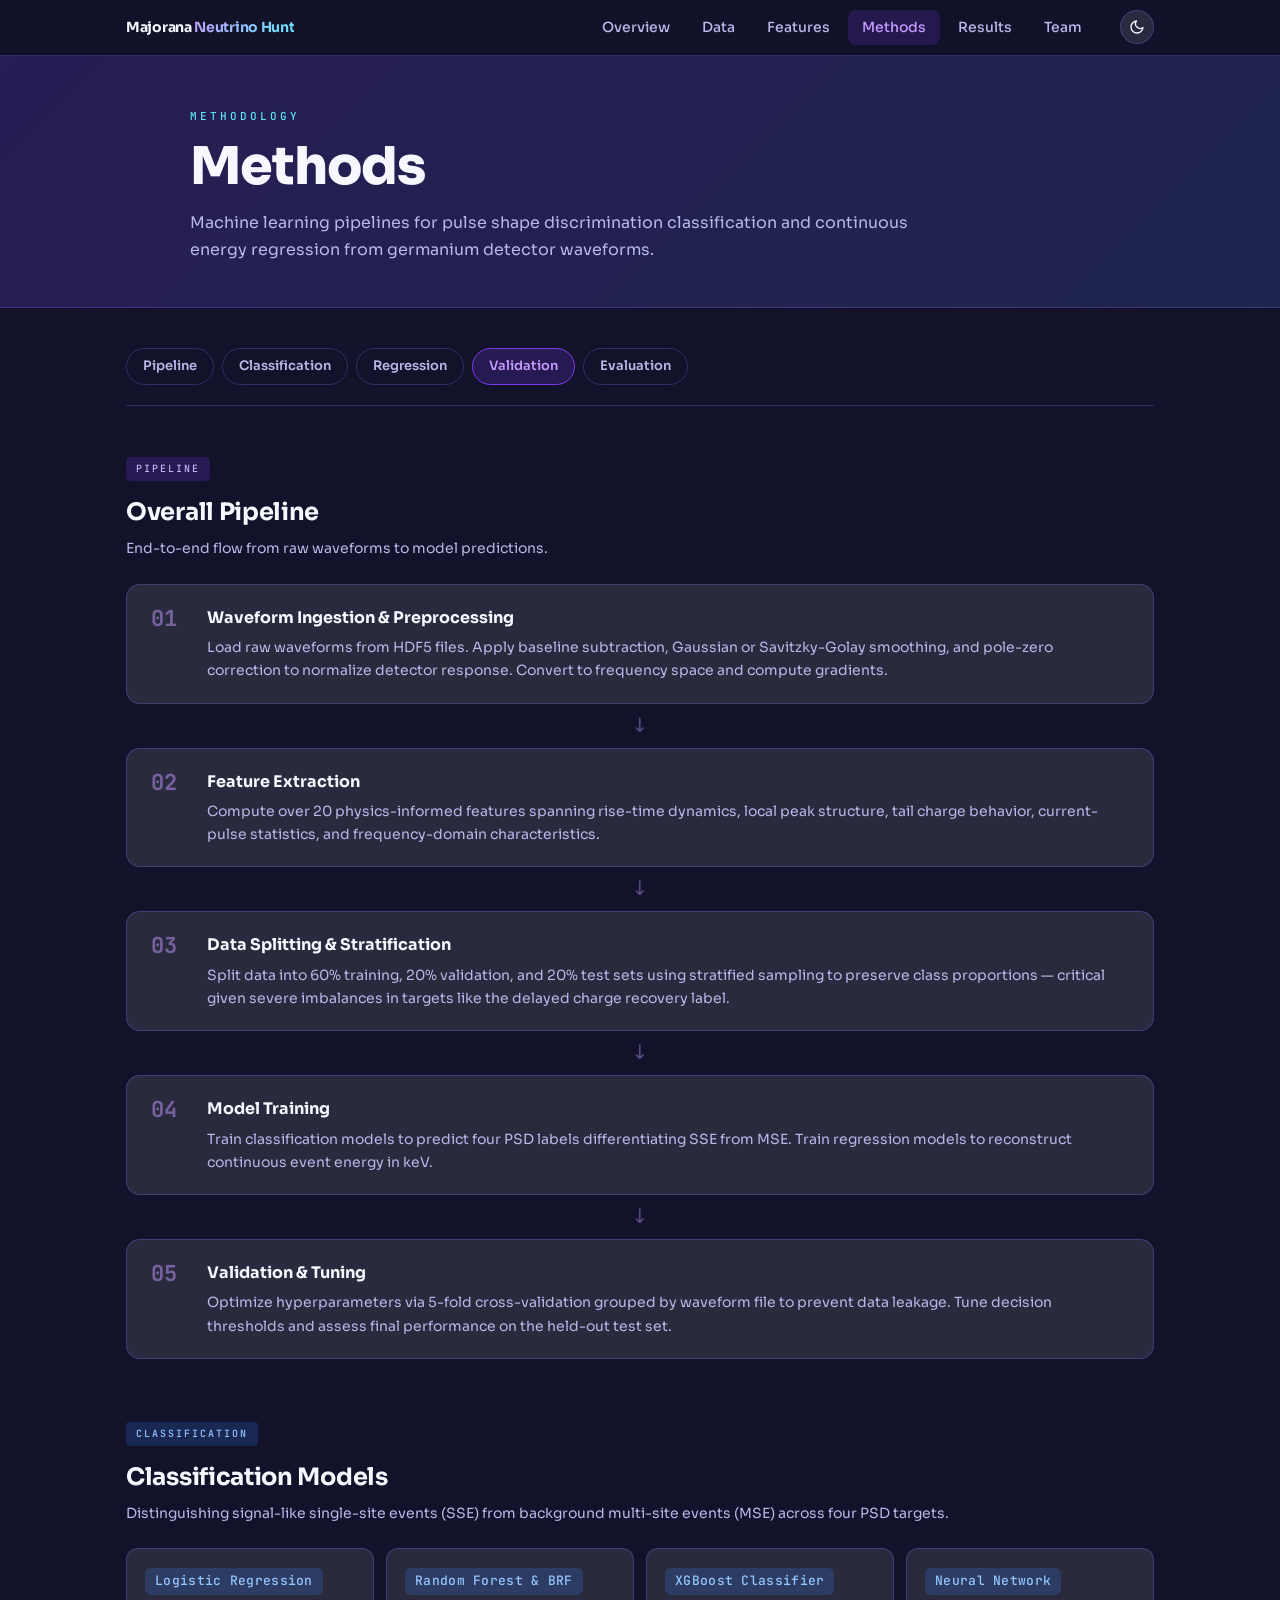
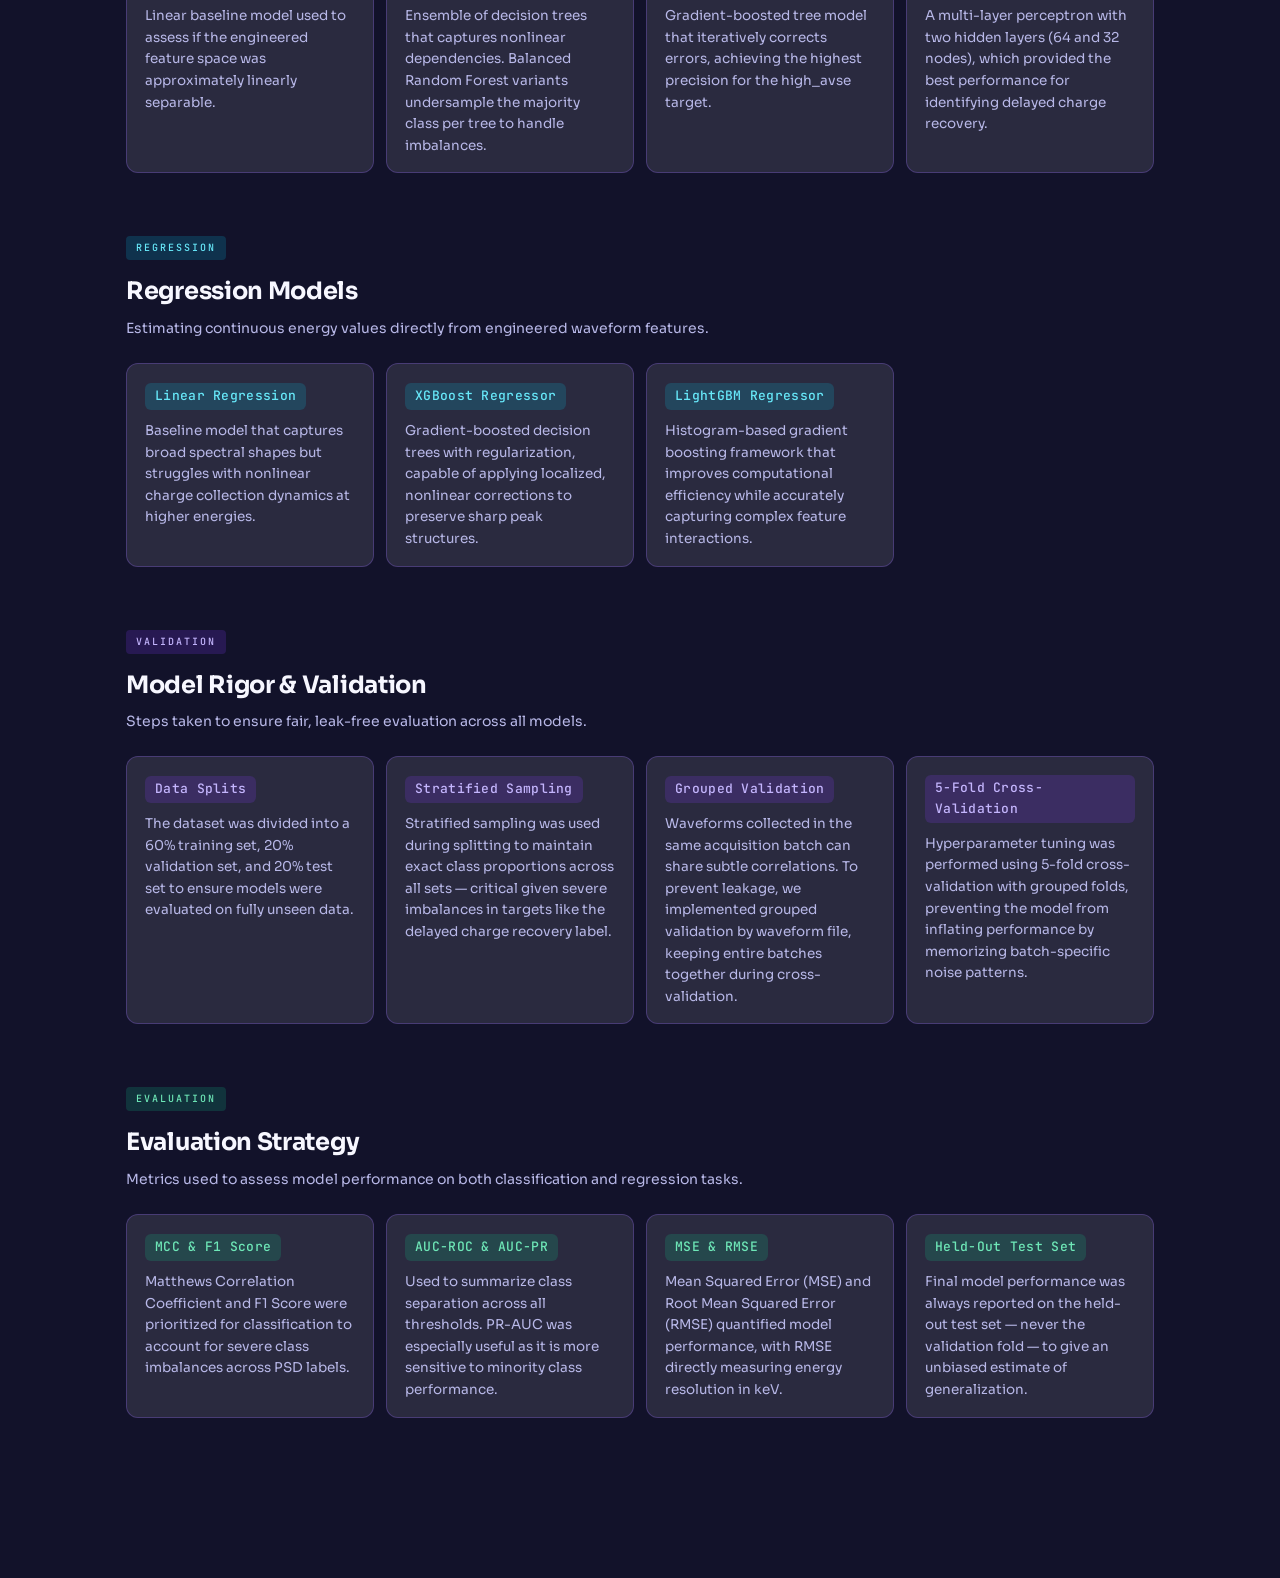
<file: docs/methods.html>
<!DOCTYPE html>
<html lang="en">
<head>
  <meta charset="UTF-8" />
  <meta name="viewport" content="width=device-width, initial-scale=1.0" />
  <title>Methods | Majorana Neutrino Hunt</title>
  <link rel="preconnect" href="https://fonts.googleapis.com">
  <link rel="preconnect" href="https://fonts.gstatic.com" crossorigin>
  <link href="https://fonts.googleapis.com/css2?family=Sora:wght@300;400;600;700;800&family=JetBrains+Mono:wght@400;500&display=swap" rel="stylesheet">
  <link rel="stylesheet" href="style.css" />
</head>

<body class="subpage">

  <!-- STICKY TOP NAV -->
  <header class="topnav visible">
    <div class="topnav-inner">
      <a href="index.html" class="topnav-brand">Majorana <span>Neutrino Hunt</span></a>
      <div class="topnav-right">
        <nav class="topnav-links">
          <a href="index.html">Overview</a>
          <a href="data.html">Data</a>
          <a href="features.html">Features</a>
          <a href="methods.html" class="active">Methods</a>
          <a href="results.html">Results</a>
          <a href="team.html">Team</a>
        </nav>
        <button class="theme-toggle" id="theme-toggle" onclick="toggleTheme()">
          <svg width="16" height="16" viewBox="0 0 24 24" fill="none" stroke="currentColor" stroke-width="2" stroke-linecap="round" stroke-linejoin="round"><path d="M21 12.79A9 9 0 1 1 11.21 3 7 7 0 0 0 21 12.79z"/></svg>
        </button>
        <button class="hamburger" id="hamburger" onclick="toggleMenu()">
          <svg width="18" height="18" viewBox="0 0 24 24" fill="none" stroke="currentColor" stroke-width="2" stroke-linecap="round"><line x1="3" y1="6" x2="21" y2="6"/><line x1="3" y1="12" x2="21" y2="12"/><line x1="3" y1="18" x2="21" y2="18"/></svg>
        </button>
      </div>
    </div>
  </header>

  <!-- Overlay -->
  <div class="mobile-menu-overlay" id="mobile-menu-overlay" onclick="toggleMenu()"></div>

  <!-- Drawer -->
  <div class="mobile-menu" id="mobile-menu">
    <div class="mobile-menu-header">
      <a href="index.html" class="mobile-menu-brand">Majorana <span>Neutrino Hunt</span></a>
      <button class="mobile-menu-close" onclick="toggleMenu()">
        <svg width="14" height="14" viewBox="0 0 24 24" fill="none" stroke="currentColor" stroke-width="2" stroke-linecap="round"><line x1="18" y1="6" x2="6" y2="18"/><line x1="6" y1="6" x2="18" y2="18"/></svg>
      </button>
    </div>
    <a href="index.html" class="active">Overview</a>
    <a href="data.html">Data</a>
    <a href="features.html">Features</a>
    <a href="methods.html" class="active">Methods</a>
    <a href="results.html">Results</a>
    <a href="team.html">Team</a>
  </div>

  <div class="subpage-layout">

    <div class="page-header">
      <div class="page-header-inner">
        <p class="page-eyebrow">Methodology</p>
        <h1 class="page-title">Methods</h1>
        <p class="page-desc">
          Machine learning pipelines for pulse shape discrimination classification
          and continuous energy regression from germanium detector waveforms.
        </p>
      </div>
    </div>

    <main class="subpage-content">

      <div class="category-nav">
        <a href="#pipeline" class="cat-link active">Pipeline</a>
        <a href="#classification" class="cat-link">Classification</a>
        <a href="#regression" class="cat-link">Regression</a>
        <a href="#validation" class="cat-link">Validation</a>
        <a href="#evaluation" class="cat-link">Evaluation</a>
      </div>

      <!-- PIPELINE -->
      <section id="pipeline" class="feature-section">
        <div class="feature-section-header">
          <div class="feature-section-badge time">Pipeline</div>
          <h2>Overall Pipeline</h2>
          <p>End-to-end flow from raw waveforms to model predictions.</p>
        </div>
        <div class="pipeline-steps">
          <div class="pipeline-step">
            <div class="step-num">01</div>
            <div class="step-body">
              <h3>Waveform Ingestion & Preprocessing</h3>
              <p>Load raw waveforms from HDF5 files. Apply baseline subtraction, Gaussian or Savitzky-Golay smoothing, and pole-zero correction to normalize detector response. Convert to frequency space and compute gradients.</p>
            </div>
          </div>
          <div class="pipeline-arrow">↓</div>
          <div class="pipeline-step">
            <div class="step-num">02</div>
            <div class="step-body">
              <h3>Feature Extraction</h3>
              <p>Compute over 20 physics-informed features spanning rise-time dynamics, local peak structure, tail charge behavior, current-pulse statistics, and frequency-domain characteristics.</p>
            </div>
          </div>
          <div class="pipeline-arrow">↓</div>
          <div class="pipeline-step">
            <div class="step-num">03</div>
            <div class="step-body">
              <h3>Data Splitting & Stratification</h3>
              <p>Split data into 60% training, 20% validation, and 20% test sets using stratified sampling to preserve class proportions — critical given severe imbalances in targets like the delayed charge recovery label.</p>
            </div>
          </div>
          <div class="pipeline-arrow">↓</div>
          <div class="pipeline-step">
            <div class="step-num">04</div>
            <div class="step-body">
              <h3>Model Training</h3>
              <p>Train classification models to predict four PSD labels differentiating SSE from MSE. Train regression models to reconstruct continuous event energy in keV.</p>
            </div>
          </div>
          <div class="pipeline-arrow">↓</div>
          <div class="pipeline-step">
            <div class="step-num">05</div>
            <div class="step-body">
              <h3>Validation & Tuning</h3>
              <p>Optimize hyperparameters via 5-fold cross-validation grouped by waveform file to prevent data leakage. Tune decision thresholds and assess final performance on the held-out test set.</p>
            </div>
          </div>
        </div>
      </section>

      <!-- CLASSIFICATION -->
      <section id="classification" class="feature-section">
        <div class="feature-section-header">
          <div class="feature-section-badge tail">Classification</div>
          <h2>Classification Models</h2>
          <p>Distinguishing signal-like single-site events (SSE) from background multi-site events (MSE) across four PSD targets.</p>
        </div>
        <div class="feature-grid">
          <div class="feature-card">
            <span class="feat-tag tail">Logistic Regression</span>
            <p>Linear baseline model used to assess if the engineered feature space was approximately linearly separable.</p>
          </div>
          <div class="feature-card">
            <span class="feat-tag tail">Random Forest & BRF</span>
            <p>Ensemble of decision trees that captures nonlinear dependencies. Balanced Random Forest variants undersample the majority class per tree to handle imbalances.</p>
          </div>
          <div class="feature-card">
            <span class="feat-tag tail">XGBoost Classifier</span>
            <p>Gradient-boosted tree model that iteratively corrects errors, achieving the highest precision for the high_avse target.</p>
          </div>
          <div class="feature-card">
            <span class="feat-tag tail">Neural Network</span>
            <p>A multi-layer perceptron with two hidden layers (64 and 32 nodes), which provided the best performance for identifying delayed charge recovery.</p>
          </div>
        </div>
      </section>

      <!-- REGRESSION -->
      <section id="regression" class="feature-section">
        <div class="feature-section-header">
          <div class="feature-section-badge grad">Regression</div>
          <h2>Regression Models</h2>
          <p>Estimating continuous energy values directly from engineered waveform features.</p>
        </div>
        <div class="feature-grid">
          <div class="feature-card">
            <span class="feat-tag grad">Linear Regression</span>
            <p>Baseline model that captures broad spectral shapes but struggles with nonlinear charge collection dynamics at higher energies.</p>
          </div>
          <div class="feature-card">
            <span class="feat-tag grad">XGBoost Regressor</span>
            <p>Gradient-boosted decision trees with regularization, capable of applying localized, nonlinear corrections to preserve sharp peak structures.</p>
          </div>
          <div class="feature-card">
            <span class="feat-tag grad">LightGBM Regressor</span>
            <p>Histogram-based gradient boosting framework that improves computational efficiency while accurately capturing complex feature interactions.</p>
          </div>
        </div>
      </section>

      <!-- VALIDATION & RIGOR -->
      <section id="validation" class="feature-section">
        <div class="feature-section-header">
          <div class="feature-section-badge time">Validation</div>
          <h2>Model Rigor & Validation</h2>
          <p>Steps taken to ensure fair, leak-free evaluation across all models.</p>
        </div>

        <div class="feature-grid">
          <div class="feature-card">
            <span class="feat-tag time">Data Splits</span>
            <p>The dataset was divided into a 60% training set, 20% validation set, and 20% test set to ensure models were evaluated on fully unseen data.</p>
          </div>
          <div class="feature-card">
            <span class="feat-tag time">Stratified Sampling</span>
            <p>Stratified sampling was used during splitting to maintain exact class proportions across all sets — critical given severe imbalances in targets like the delayed charge recovery label.</p>
          </div>
          <div class="feature-card">
            <span class="feat-tag time">Grouped Validation</span>
            <p>Waveforms collected in the same acquisition batch can share subtle correlations. To prevent leakage, we implemented grouped validation by waveform file, keeping entire batches together during cross-validation.</p>
          </div>
          <div class="feature-card">
            <span class="feat-tag time">5-Fold Cross-Validation</span>
            <p>Hyperparameter tuning was performed using 5-fold cross-validation with grouped folds, preventing the model from inflating performance by memorizing batch-specific noise patterns.</p>
          </div>
        </div>
      </section>

      <!-- EVALUATION -->
      <section id="evaluation" class="feature-section">
        <div class="feature-section-header">
          <div class="feature-section-badge freq">Evaluation</div>
          <h2>Evaluation Strategy</h2>
          <p>Metrics used to assess model performance on both classification and regression tasks.</p>
        </div>
        <div class="feature-grid">
          <div class="feature-card">
            <span class="feat-tag freq">MCC & F1 Score</span>
            <p>Matthews Correlation Coefficient and F1 Score were prioritized for classification to account for severe class imbalances across PSD labels.</p>
          </div>
          <div class="feature-card">
            <span class="feat-tag freq">AUC-ROC & AUC-PR</span>
            <p>Used to summarize class separation across all thresholds. PR-AUC was especially useful as it is more sensitive to minority class performance.</p>
          </div>
          <div class="feature-card">
            <span class="feat-tag freq">MSE & RMSE</span>
            <p>Mean Squared Error (MSE) and Root Mean Squared Error (RMSE) quantified model performance, with RMSE directly measuring energy resolution in keV.</p>
          </div>
          <div class="feature-card">
            <span class="feat-tag freq">Held-Out Test Set</span>
            <p>Final model performance was always reported on the held-out test set — never the validation fold — to give an unbiased estimate of generalization.</p>
          </div>
        </div>
      </section>

    </main>
  </div>

  <script>
    const sunIcon = `<svg width="16" height="16" viewBox="0 0 24 24" fill="none" stroke="currentColor" stroke-width="2" stroke-linecap="round" stroke-linejoin="round"><circle cx="12" cy="12" r="5"/><line x1="12" y1="2" x2="12" y2="4"/><line x1="12" y1="20" x2="12" y2="22"/><line x1="4.22" y1="4.22" x2="5.64" y2="5.64"/><line x1="18.36" y1="18.36" x2="19.78" y2="19.78"/><line x1="2" y1="12" x2="4" y2="12"/><line x1="20" y1="12" x2="22" y2="12"/><line x1="4.22" y1="19.78" x2="5.64" y2="18.36"/><line x1="18.36" y1="5.64" x2="19.78" y2="4.22"/></svg>`;
    const moonIcon = `<svg width="16" height="16" viewBox="0 0 24 24" fill="none" stroke="currentColor" stroke-width="2" stroke-linecap="round" stroke-linejoin="round"><path d="M21 12.79A9 9 0 1 1 11.21 3 7 7 0 0 0 21 12.79z"/></svg>`;

    // Apply saved theme on load
    const saved = localStorage.getItem('theme') || 'dark';
    if (saved === 'light') {
      document.documentElement.setAttribute('data-theme', 'light');
      document.getElementById('theme-toggle').innerHTML = sunIcon;
    } else {
      document.documentElement.removeAttribute('data-theme');
      document.getElementById('theme-toggle').innerHTML = moonIcon;
    }

    function toggleTheme() {
      const isLight = document.documentElement.getAttribute('data-theme') === 'light';
      if (isLight) {
        document.documentElement.removeAttribute('data-theme');
        localStorage.setItem('theme', 'dark');
        document.getElementById('theme-toggle').innerHTML = moonIcon;
      } else {
        document.documentElement.setAttribute('data-theme', 'light');
        localStorage.setItem('theme', 'light');
        document.getElementById('theme-toggle').innerHTML = sunIcon;
      }
    }

    function toggleMenu() {
      const menu = document.getElementById('mobile-menu');
      const overlay = document.getElementById('mobile-menu-overlay');
      menu.classList.toggle('open');
      overlay.classList.toggle('open');
      document.body.style.overflow = menu.classList.contains('open') ? 'hidden' : '';
    }

    document.querySelectorAll('.mobile-menu a').forEach(link => {
      link.addEventListener('click', () => {
        document.getElementById('mobile-menu').classList.remove('open');
        document.getElementById('mobile-menu-overlay').classList.remove('open');
        document.body.style.overflow = '';
      });
    });

    const sections = document.querySelectorAll('.feature-section');
    const catLinks = document.querySelectorAll('.cat-link');
    const obs = new IntersectionObserver((entries) => {
      entries.forEach(e => {
        if (e.isIntersecting) {
          catLinks.forEach(l => l.classList.remove('active'));
          const active = document.querySelector(`.cat-link[href="#${e.target.id}"]`);
          if (active) active.classList.add('active');
        }
      });
    }, { rootMargin: '-30% 0px -60% 0px' });
    sections.forEach(s => obs.observe(s));
  </script>

</body>
</html>
</file>
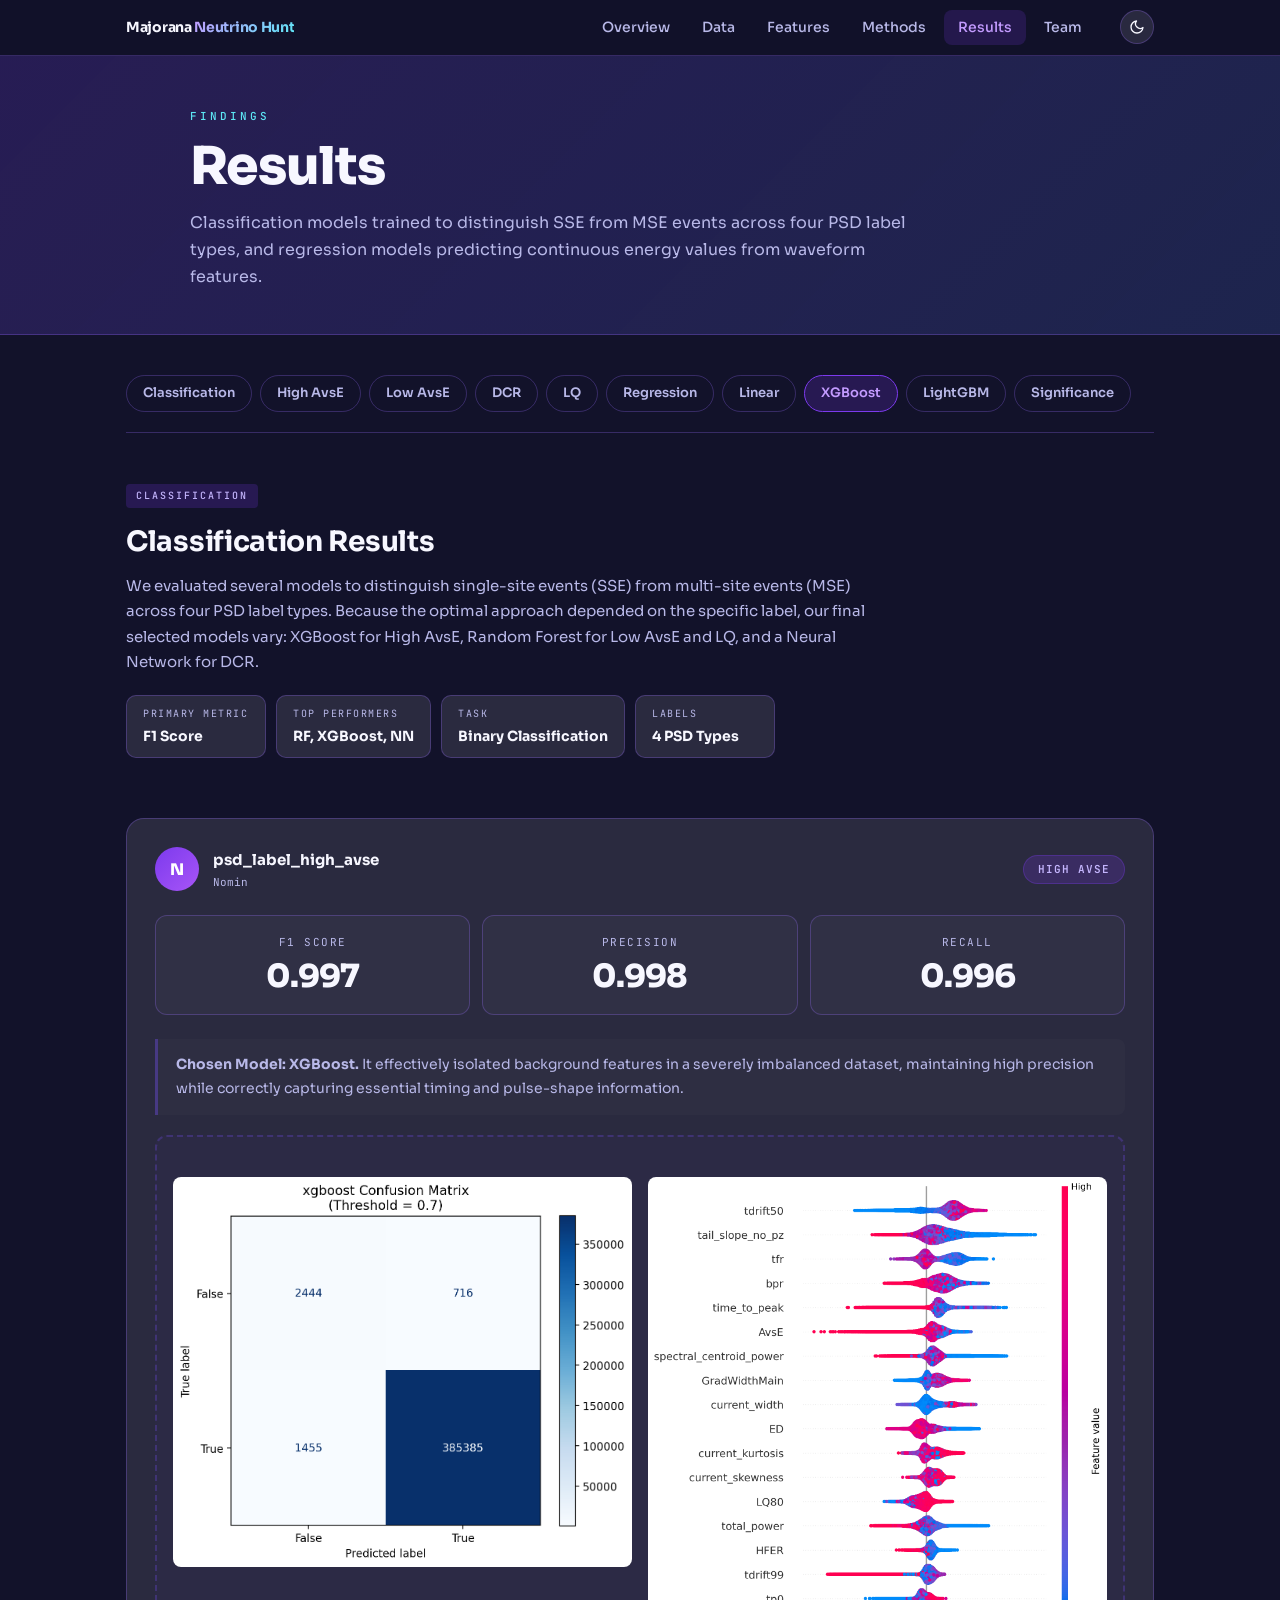
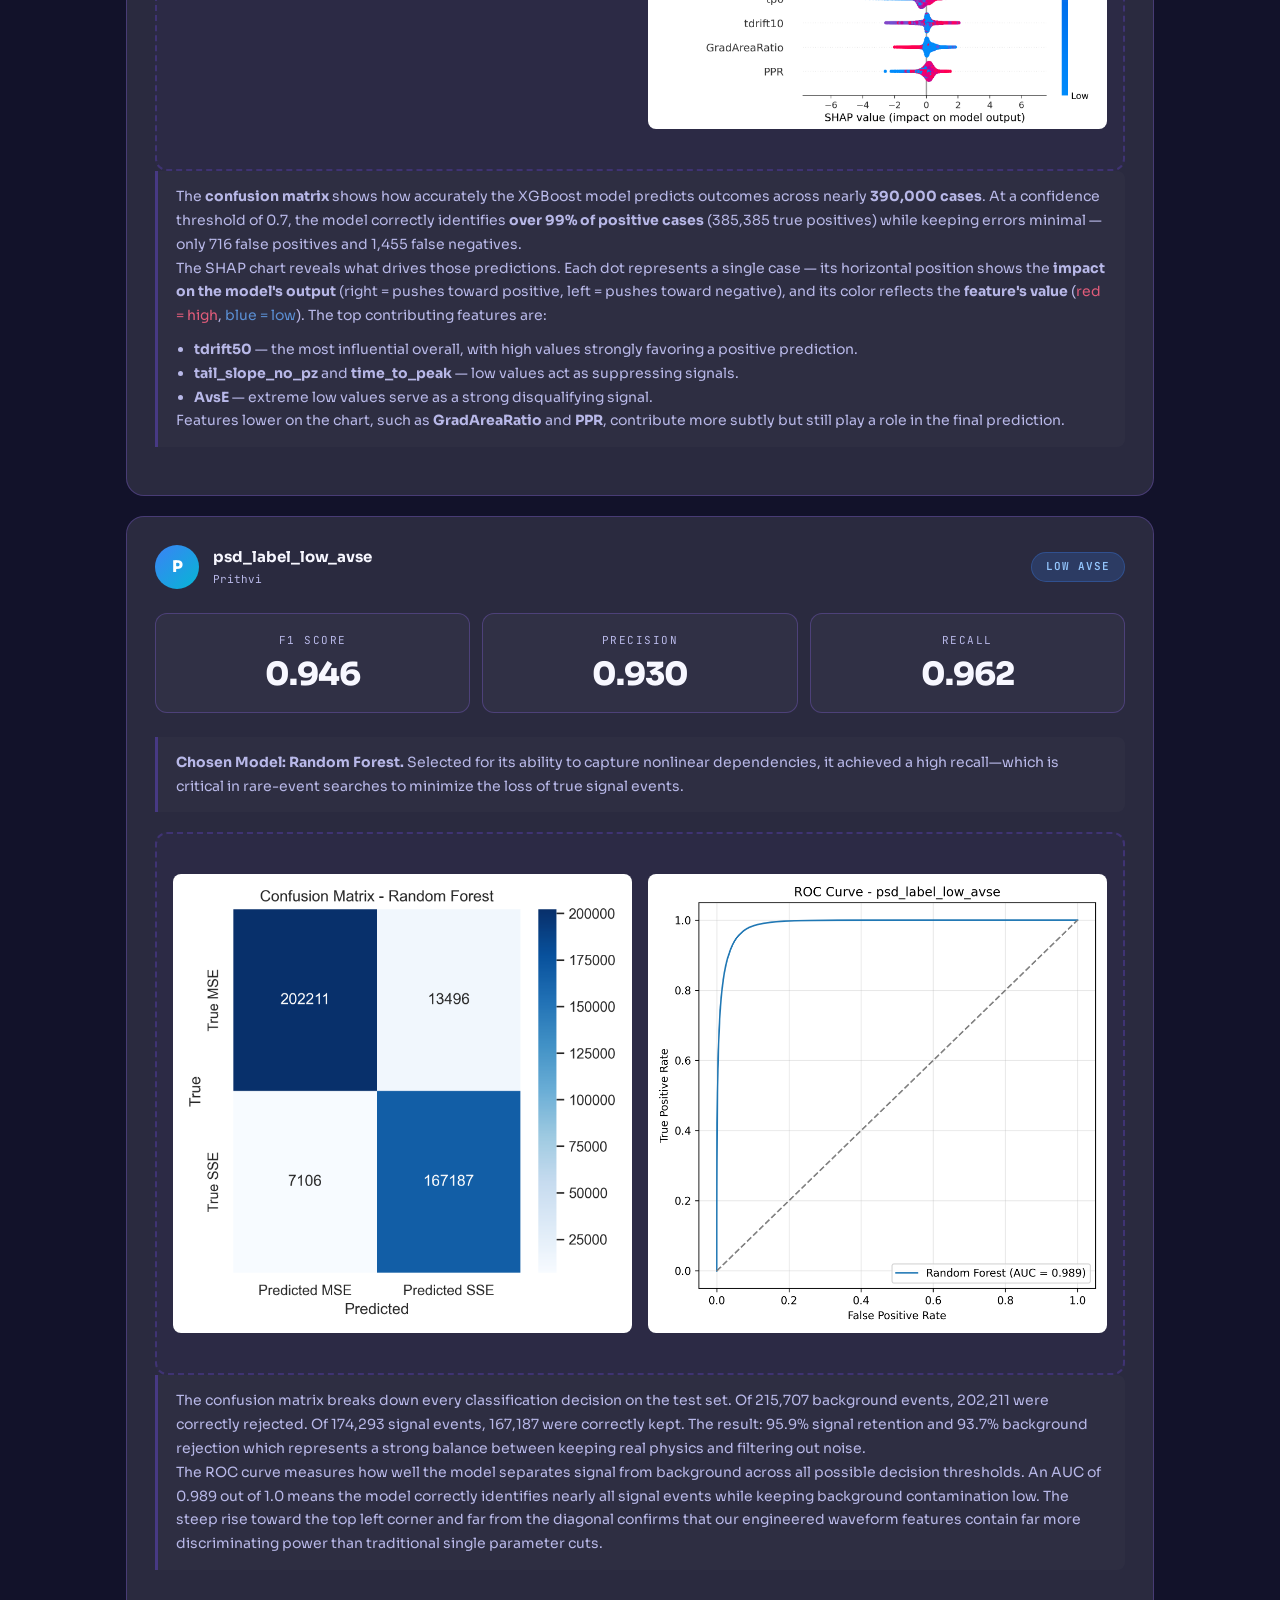
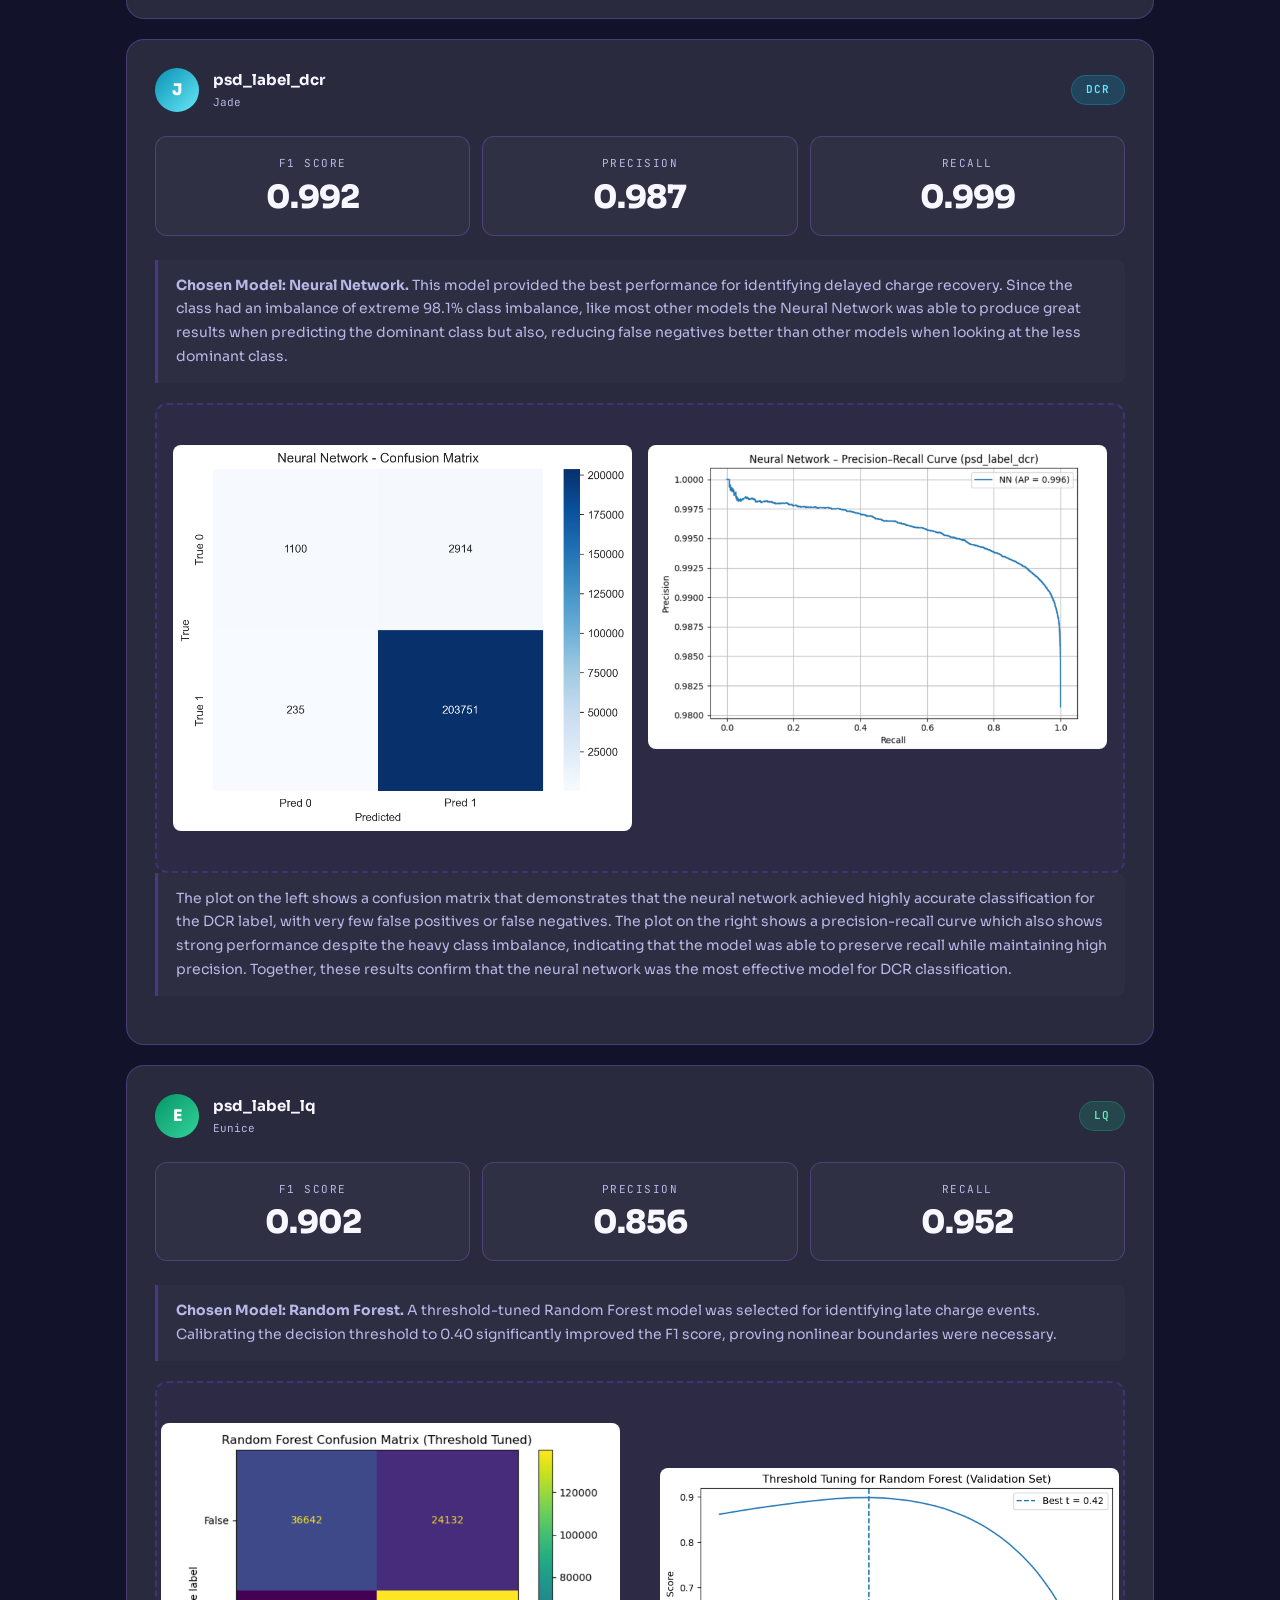
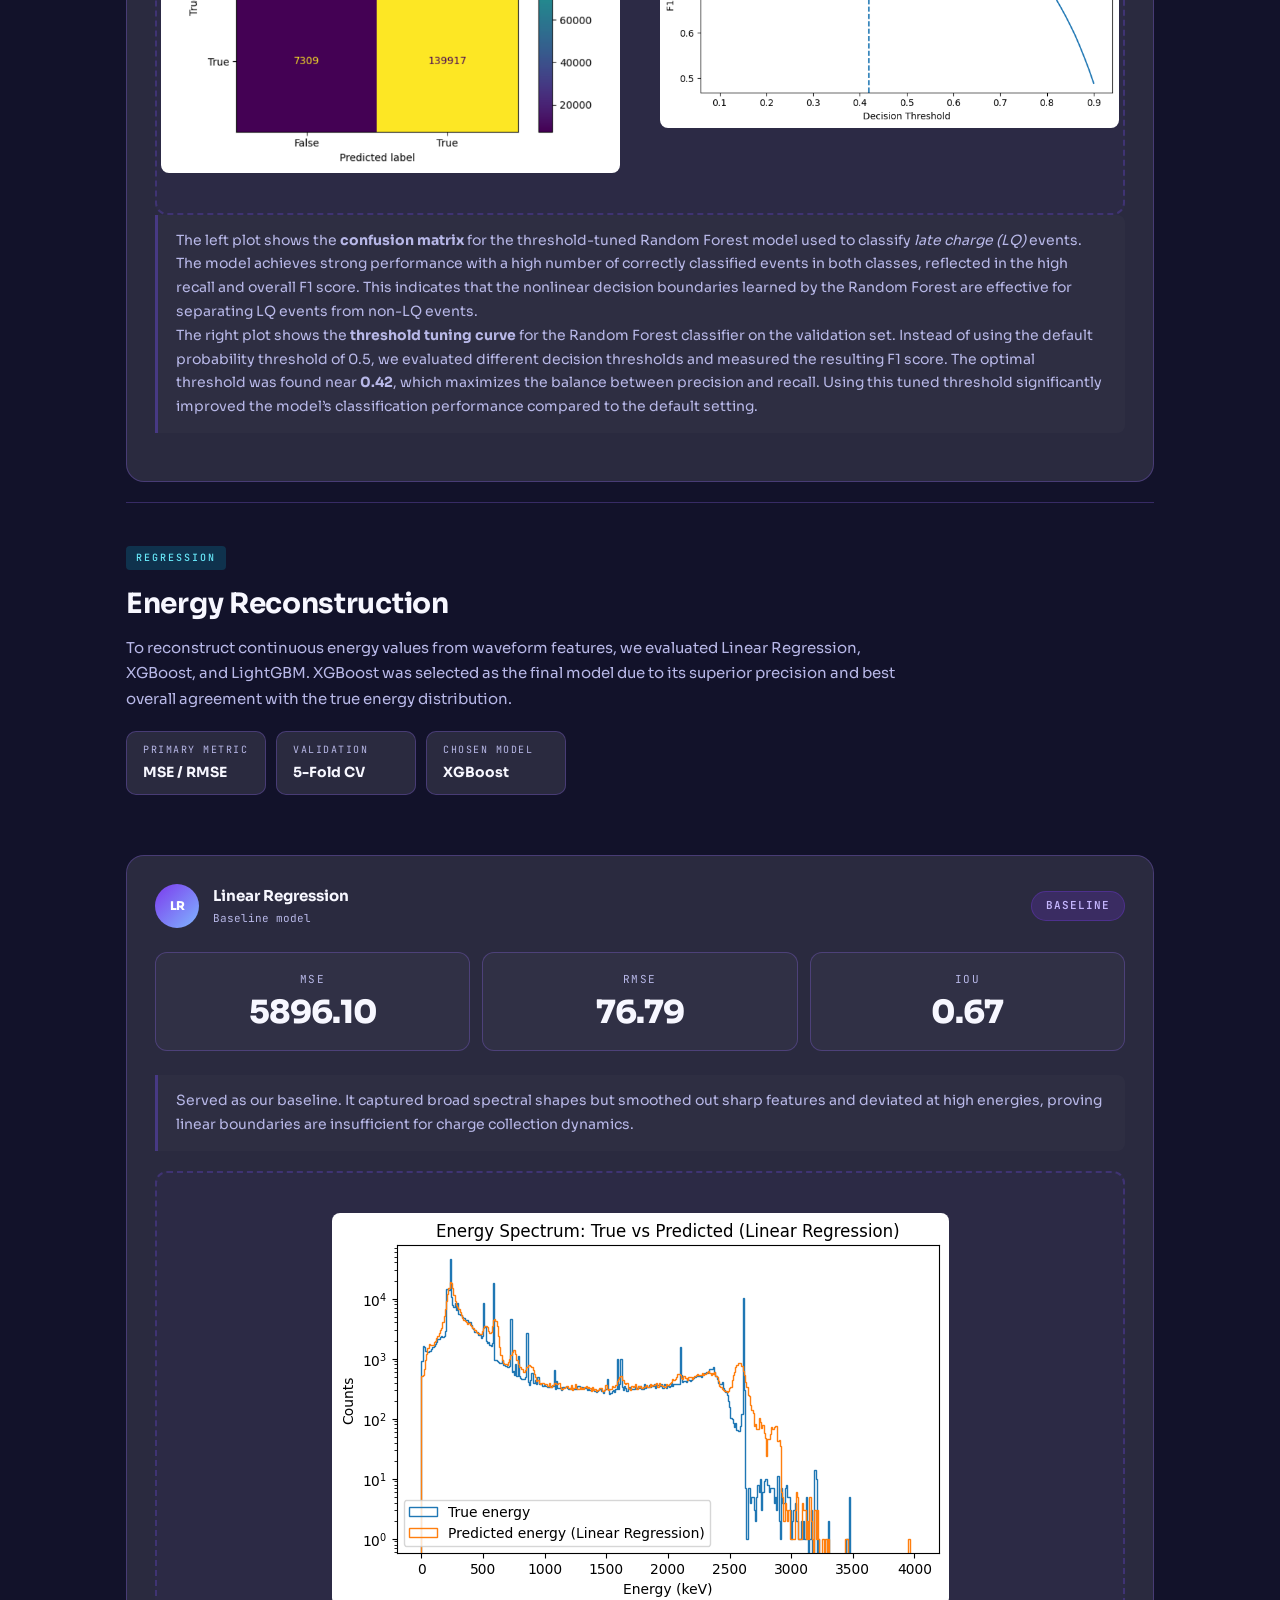
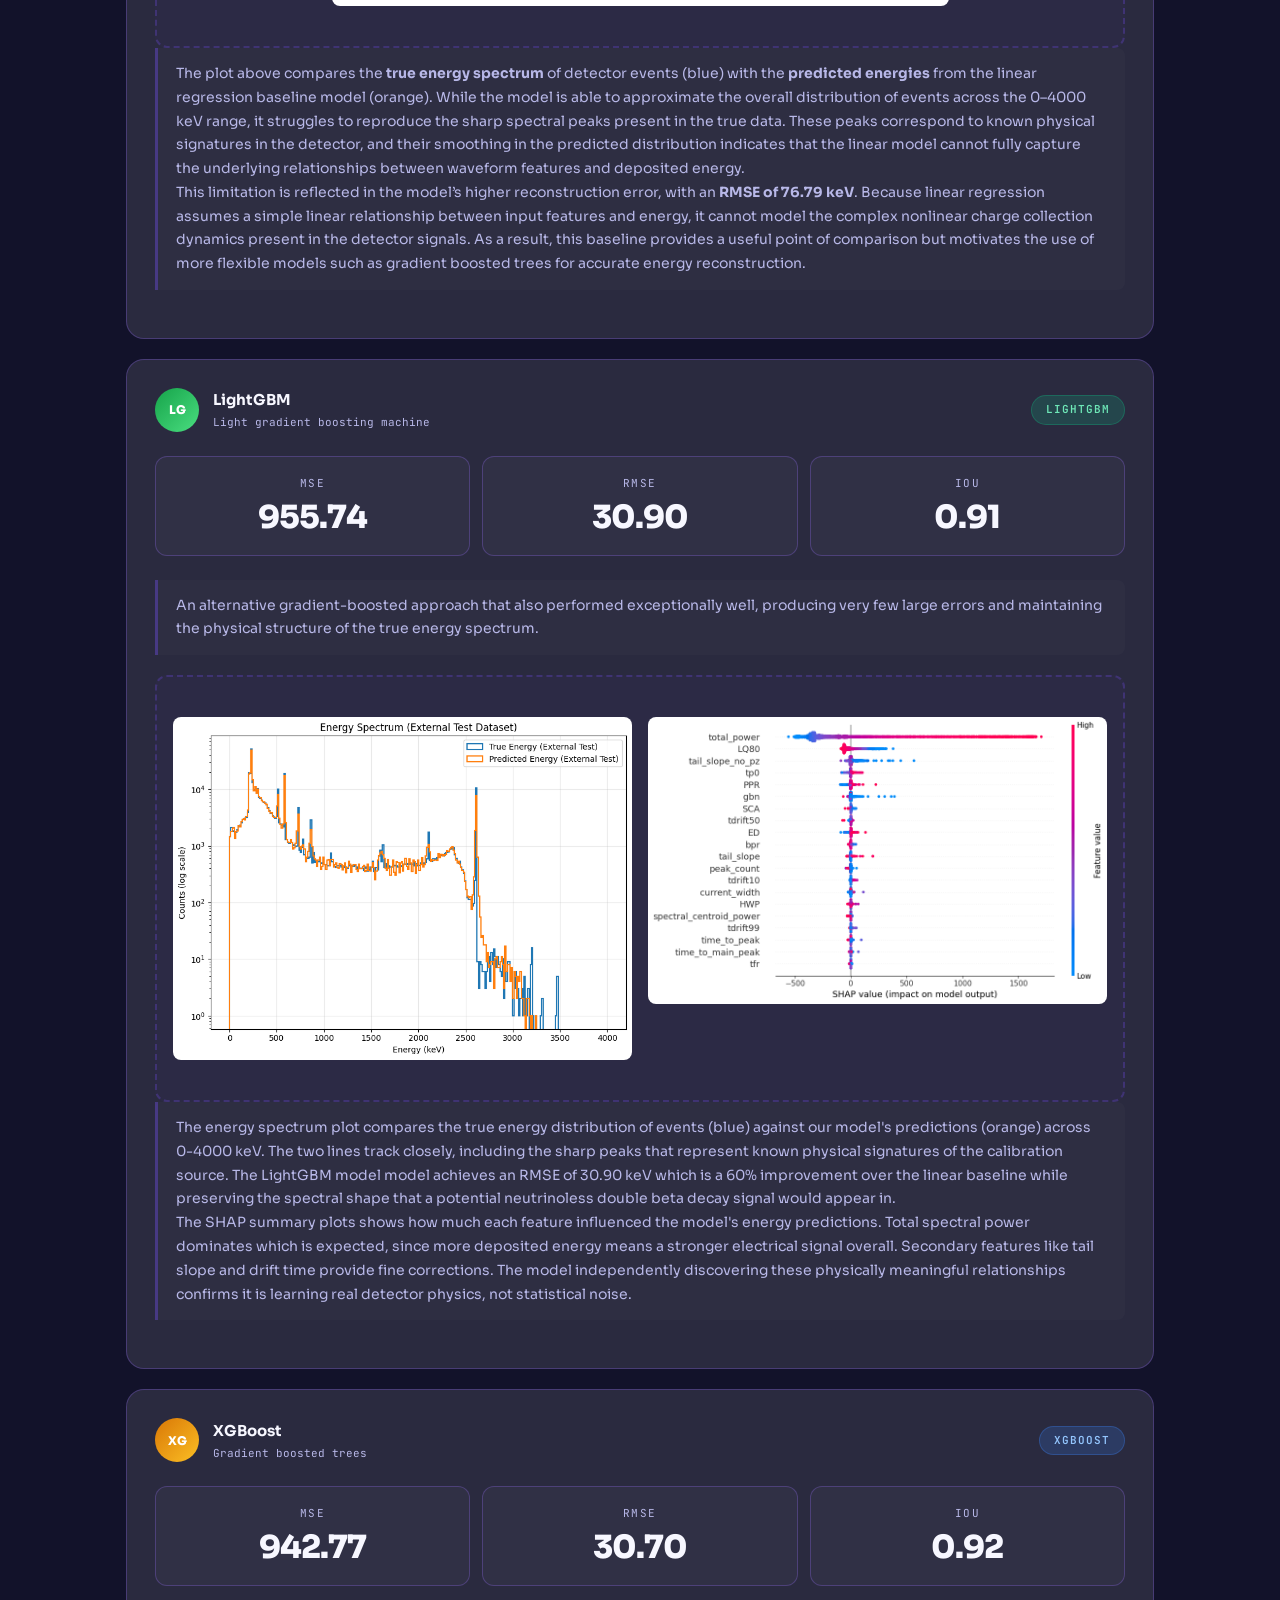
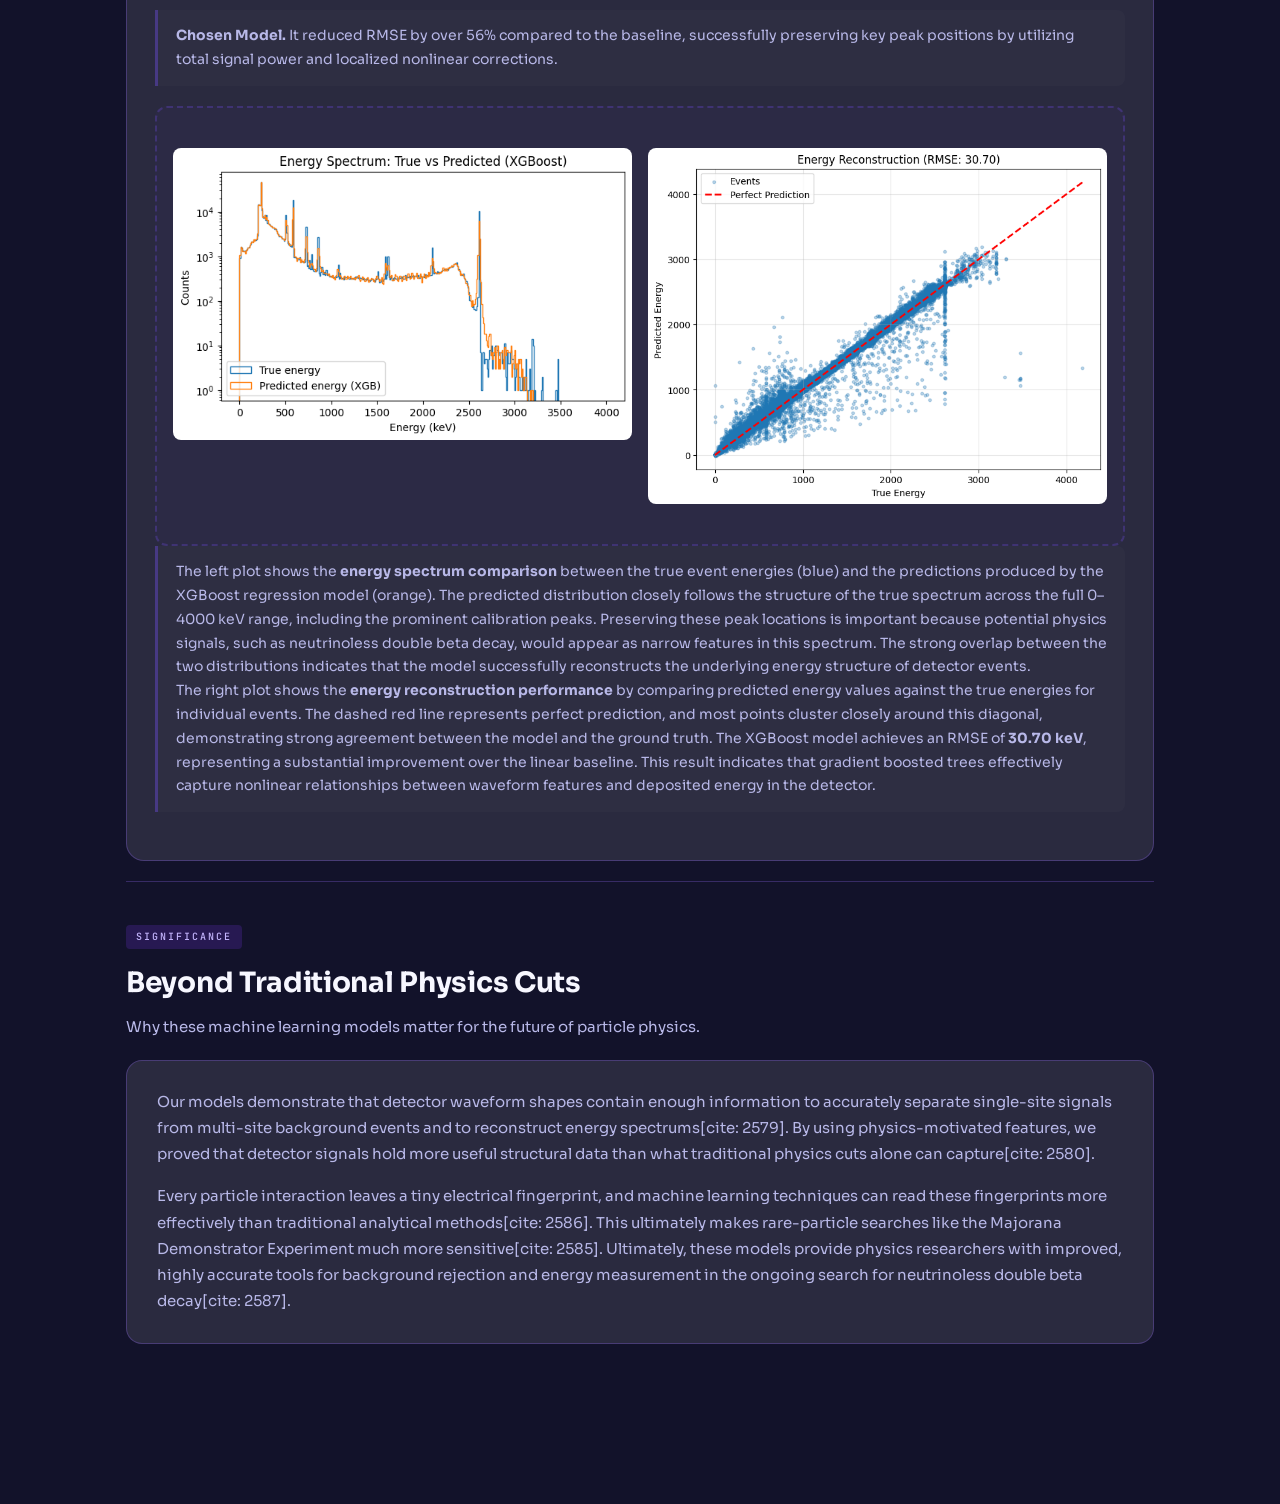
<file: docs/results.html>
<!DOCTYPE html>
<html lang="en">
<head>
  <meta charset="UTF-8" />
  <meta name="viewport" content="width=device-width, initial-scale=1.0" />
  <title>Results | Majorana Neutrino Hunt</title>
  <link rel="preconnect" href="https://fonts.googleapis.com">
  <link rel="preconnect" href="https://fonts.gstatic.com" crossorigin>
  <link href="https://fonts.googleapis.com/css2?family=Sora:wght@300;400;600;700;800&family=JetBrains+Mono:wght@400;500&display=swap" rel="stylesheet">
  <link rel="stylesheet" href="style.css" />
</head>

<body class="subpage">

  <!-- STICKY TOP NAV -->
  <header class="topnav visible">
    <div class="topnav-inner">
      <a href="index.html" class="topnav-brand">Majorana <span>Neutrino Hunt</span></a>
      <div class="topnav-right">
        <nav class="topnav-links">
          <a href="index.html">Overview</a>
          <a href="data.html">Data</a>
          <a href="features.html">Features</a>
          <a href="methods.html">Methods</a>
          <a href="results.html" class="active">Results</a>
          <a href="team.html">Team</a>
        </nav>
        <button class="theme-toggle" id="theme-toggle" onclick="toggleTheme()">
          <svg width="16" height="16" viewBox="0 0 24 24" fill="none" stroke="currentColor" stroke-width="2" stroke-linecap="round" stroke-linejoin="round"><path d="M21 12.79A9 9 0 1 1 11.21 3 7 7 0 0 0 21 12.79z"/></svg>
        </button>
        <button class="hamburger" id="hamburger" onclick="toggleMenu()">
          <svg width="18" height="18" viewBox="0 0 24 24" fill="none" stroke="currentColor" stroke-width="2" stroke-linecap="round"><line x1="3" y1="6" x2="21" y2="6"/><line x1="3" y1="12" x2="21" y2="12"/><line x1="3" y1="18" x2="21" y2="18"/></svg>
        </button>
      </div>
    </div>
  </header>

  <!-- Overlay -->
  <div class="mobile-menu-overlay" id="mobile-menu-overlay" onclick="toggleMenu()"></div>

  <!-- Drawer -->
  <div class="mobile-menu" id="mobile-menu">
    <div class="mobile-menu-header">
      <a href="index.html" class="mobile-menu-brand">Majorana <span>Neutrino Hunt</span></a>
      <button class="mobile-menu-close" onclick="toggleMenu()">
        <svg width="14" height="14" viewBox="0 0 24 24" fill="none" stroke="currentColor" stroke-width="2" stroke-linecap="round"><line x1="18" y1="6" x2="6" y2="18"/><line x1="6" y1="6" x2="18" y2="18"/></svg>
      </button>
    </div>
    <a href="index.html">Overview</a>
    <a href="data.html">Data</a>
    <a href="features.html">Features</a>
    <a href="methods.html">Methods</a>
    <a href="results.html" class="active">Results</a>
    <a href="team.html">Team</a>
  </div>

  <div class="subpage-layout">

    <div class="page-header">
      <div class="page-header-inner">
        <p class="page-eyebrow">Findings</p>
        <h1 class="page-title">Results</h1>
        <p class="page-desc">
          Classification models trained to distinguish SSE from MSE events across four PSD label types,
          and regression models predicting continuous energy values from waveform features.
        </p>
      </div>
    </div>

    <main class="subpage-content">

      <div class="category-nav">
        <a href="#classification" class="cat-link active">Classification</a>
        <a href="#high-avse" class="cat-link">High AvsE</a>
        <a href="#low-avse" class="cat-link">Low AvsE</a>
        <a href="#dcr" class="cat-link">DCR</a>
        <a href="#lq" class="cat-link">LQ</a>
        <a href="#regression" class="cat-link">Regression</a>
        <a href="#linear" class="cat-link">Linear</a>
        <a href="#xgboost" class="cat-link">XGBoost</a>
        <a href="#lgbm" class="cat-link">LightGBM</a>
        <a href="#significance" class="cat-link">Significance</a>
      </div>

      <section id="classification" class="feature-section">
        <div class="results-section-title">
          <div class="feature-section-badge time">Classification</div>
          <h2>Classification Results</h2>
          <p>
            We evaluated several models to distinguish single-site events (SSE) from multi-site events (MSE) across four PSD label types. Because the optimal approach depended on the specific label, our final selected models vary: XGBoost for High AvsE, Random Forest for Low AvsE and LQ, and a Neural Network for DCR.
          </p>
        </div>
        <div class="metric-strip">
          <div class="metric-chip">
            <span class="metric-chip-label">Primary Metric</span>
            <span class="metric-chip-value">F1 Score</span>
          </div>
          <div class="metric-chip">
            <span class="metric-chip-label">Top Performers</span>
            <span class="metric-chip-value">RF, XGBoost, NN</span>
          </div>
          <div class="metric-chip">
            <span class="metric-chip-label">Task</span>
            <span class="metric-chip-value">Binary Classification</span>
          </div>
          <div class="metric-chip">
            <span class="metric-chip-label">Labels</span>
            <span class="metric-chip-value">4 PSD Types</span>
          </div>
        </div>
      </section>

      <section id="high-avse" class="feature-section result-subsection">
        <div class="result-subsection-header">
          <div class="result-owner-badge">
            <div class="owner-avatar" style="background: linear-gradient(135deg,#7c3aed,#a855f7)">N</div>
            <div>
              <span class="owner-name">psd_label_high_avse</span>
              <span class="owner-label">Nomin</span>
            </div>
          </div>
          <div class="result-meta-pill time">High AvsE</div>
        </div>
        <div class="result-body">
          <div class="score-card">
            <div class="score-label">F1 Score</div>
            <div class="score-value">0.997</div>
          </div>
          <div class="score-card">
            <div class="score-label">Precision</div>
            <div class="score-value">0.998</div>
          </div>
          <div class="score-card">
            <div class="score-label">Recall</div>
            <div class="score-value">0.996</div>
          </div>
        </div>
        <div class="result-description">
          <p><strong>Chosen Model: XGBoost.</strong> It effectively isolated background features in a severely imbalanced dataset, maintaining high precision while correctly capturing essential timing and pulse-shape information.</p>
        </div>
        <div class="result-image-slot" style="display: flex; gap: 16px; align-items: flex-start;">
          <img src="images/final_eval_cm_xgboost_high_avse.png" alt="XGBoost Classification Confusion Matrix" style="width: 50%; border-radius: 8px;" />
          <img src="images/shap_summary_xgboost_high_avse.png" alt="XGBoost Residuals" style="width: 50%; border-radius: 8px;" />
        </div>
        
        <div class="result-description">
          <p>
            The <strong>confusion matrix</strong> shows how accurately the XGBoost model predicts outcomes across nearly <strong>390,000 cases</strong>. At a confidence threshold of 0.7, the model correctly identifies <strong>over 99% of positive cases</strong> (385,385 true positives) while keeping errors minimal — only 716 false positives and 1,455 false negatives.
          </p>
          <p>
            The SHAP chart reveals what drives those predictions. Each dot represents a single case — its horizontal position shows the <strong>impact on the model's output</strong> (right = pushes toward positive, left = pushes toward negative), and its color reflects the <strong>feature's value</strong> (<span style="color:#e05c7a;">red = high</span>, <span style="color:#5b8fd4;">blue = low</span>). The top contributing features are:
          </p>
          <ul style="font-weight: normal; color: inherit;">
            <li><strong>tdrift50</strong> — the most influential overall, with high values strongly favoring a positive prediction.</li>
            <li><strong>tail_slope_no_pz</strong> and <strong>time_to_peak</strong> — low values act as suppressing signals.</li>
            <li><strong>AvsE</strong> — extreme low values serve as a strong disqualifying signal.</li>
          </ul>
          <p>Features lower on the chart, such as <strong>GradAreaRatio</strong> and <strong>PPR</strong>, contribute more subtly but still play a role in the final prediction.</p>
        </div>
      </section>

      <section id="low-avse" class="feature-section result-subsection">
        <div class="result-subsection-header">
          <div class="result-owner-badge">
            <div class="owner-avatar" style="background: linear-gradient(135deg,#3b82f6,#06b6d4)">P</div>
            <div>
              <span class="owner-name">psd_label_low_avse</span>
              <span class="owner-label">Prithvi</span>
            </div>
          </div>
          <div class="result-meta-pill tail">Low AvsE</div>
        </div>
        <div class="result-body">
          <div class="score-card">
            <div class="score-label">F1 Score</div>
            <div class="score-value">0.946</div>
          </div>
          <div class="score-card">
            <div class="score-label">Precision</div>
            <div class="score-value">0.930</div>
          </div>
          <div class="score-card">
            <div class="score-label">Recall</div>
            <div class="score-value">0.962</div>
          </div>
        </div>
        <div class="result-description">
          <p><strong>Chosen Model: Random Forest.</strong> Selected for its ability to capture nonlinear dependencies, it achieved a high recall—which is critical in rare-event searches to minimize the loss of true signal events.</p>
        </div>
        <div class="result-image-slot" style="display: flex; gap: 16px; align-items: flex-start;">
          <img src="images/confusion_matrix.png" alt="Random Forest Classification Confusion Matrix" style="width: 50%; border-radius: 8px;" />
          <img src="images/roc_low_avse.png" alt="Random Forest ROC Curve" style="width: 50%; border-radius: 8px;" />
        </div>
        <div class="result-description">
  <p>
  The confusion matrix breaks down every classification decision on the test set. Of 215,707 background events, 202,211 were correctly rejected. 
  Of 174,293 signal events, 167,187 were correctly kept. The result: 95.9% signal retention and 93.7% background rejection which represents a 
  strong balance between keeping real physics and filtering out noise.
  </p>

  <p>
  The ROC curve measures how well the model separates signal from background across all possible decision thresholds. An AUC of 0.989 out of 1.0 
  means the model correctly identifies nearly all signal events while keeping background contamination low. The steep rise toward the top left corner 
  and far from the diagonal confirms that our engineered waveform features contain far more discriminating power than traditional single parameter cuts.
  </p>
</div>
      </section>

      <section id="dcr" class="feature-section result-subsection">
        <div class="result-subsection-header">
          <div class="result-owner-badge">
            <div class="owner-avatar" style="background: linear-gradient(135deg,#0891b2,#67e8f9)">J</div>
            <div>
              <span class="owner-name">psd_label_dcr</span>
              <span class="owner-label">Jade</span>
            </div>
          </div>
          <div class="result-meta-pill grad">DCR</div>
        </div>
        <div class="result-body">
          <div class="score-card">
            <div class="score-label">F1 Score</div>
            <div class="score-value">0.992</div>
          </div>
          <div class="score-card">
            <div class="score-label">Precision</div>
            <div class="score-value">0.987</div>
          </div>
          <div class="score-card">
            <div class="score-label">Recall</div>
            <div class="score-value">0.999</div>
          </div>
        </div>
        <div class="result-description">
          <p><strong>Chosen Model: Neural Network.</strong> This model provided the best performance for identifying delayed charge recovery. Since the class had an imbalance of extreme 98.1% class imbalance, like most other models the Neural Network was able to produce great results when predicting the dominant class but also, reducing false negatives better than other models when looking at the less dominant class.</p>
        </div>

        <div class="result-image-slot" style="display: flex; gap: 16px; align-items: flex-start;">
          <img src="images/neural_network_confusion_matrix.png" alt="Neural Network Confusion Matrix for DCR Classification" style="width: 50%; border-radius: 8px;" />
          <img src="images/neural_network_precison_recall_curve.png" alt="Neural Network Precision-Recall Curve for DCR Classification" style="width: 50%; border-radius: 8px;" />
        </div>
        <div class="result-description">
          <p>The plot on the left shows a confusion matrix that demonstrates that the neural network achieved highly accurate classification for the DCR label, with very few false positives or false negatives. The plot on the right shows a precision-recall curve which also shows strong performance despite the heavy class imbalance, indicating that the model was able to preserve recall while maintaining high precision. Together, these results confirm that the neural network was the most effective model for DCR classification.
          </p>
        </div>
      </section>

      <section id="lq" class="feature-section result-subsection">
        <div class="result-subsection-header">
          <div class="result-owner-badge">
            <div class="owner-avatar" style="background: linear-gradient(135deg,#059669,#34d399)">E</div>
            <div>
              <span class="owner-name">psd_label_lq</span>
              <span class="owner-label">Eunice</span>
            </div>
          </div>
          <div class="result-meta-pill freq">LQ</div>
        </div>
        <div class="result-body">
          <div class="score-card">
            <div class="score-label">F1 Score</div>
            <div class="score-value">0.902</div>
          </div>
          <div class="score-card">
            <div class="score-label">Precision</div>
            <div class="score-value">0.856</div>
          </div>
          <div class="score-card">
            <div class="score-label">Recall</div>
            <div class="score-value">0.952</div>
          </div>
        </div>
        <div class="result-description">
          <p><strong>Chosen Model: Random Forest.</strong> A threshold-tuned Random Forest model was selected for identifying late charge events. Calibrating the decision threshold to 0.40 significantly improved the F1 score, proving nonlinear boundaries were necessary.</p>
        </div>
     <div class="result-image-slot" style="display:flex; gap:40px; justify-content:center; align-items:center;">
  <img src="images/lqclassificationgraph.png"
       alt="Random Forest Confusion Matrix for LQ Classification"
       style="width:50%; border-radius:8px;">

  <img src="images/thresholdtuning.png"
       alt="Random Forest Threshold Tuning"
       style="width:50%; border-radius:8px;">
</div>

        <div class="result-description">
  <p>
  The left plot shows the <strong>confusion matrix</strong> for the threshold-tuned Random Forest model used to classify 
  <em>late charge (LQ)</em> events. The model achieves strong performance with a high number of correctly classified 
  events in both classes, reflected in the high recall and overall F1 score. This indicates that the nonlinear 
  decision boundaries learned by the Random Forest are effective for separating LQ events from non-LQ events.
  </p>

  <p>
  The right plot shows the <strong>threshold tuning curve</strong> for the Random Forest classifier on the validation set. 
  Instead of using the default probability threshold of 0.5, we evaluated different decision thresholds and measured 
  the resulting F1 score. The optimal threshold was found near <strong>0.42</strong>, which maximizes the balance between 
  precision and recall. Using this tuned threshold significantly improved the model’s classification performance 
  compared to the default setting.
  </p>
</div>
          

      </section>

      <section id="regression" class="feature-section">
        <div class="results-section-divider"></div>
        <div class="results-section-title">
          <div class="feature-section-badge grad">Regression</div>
          <h2>Energy Reconstruction</h2>
          <p>
            To reconstruct continuous energy values from waveform features, we evaluated Linear Regression, XGBoost, and LightGBM. XGBoost was selected as the final model due to its superior precision and best overall agreement with the true energy distribution.
          </p>
        </div>
        <div class="metric-strip">
          <div class="metric-chip">
            <span class="metric-chip-label">Primary Metric</span>
            <span class="metric-chip-value">MSE / RMSE</span>
          </div>
          <div class="metric-chip">
            <span class="metric-chip-label">Validation</span>
            <span class="metric-chip-value">5-Fold CV</span>
          </div>
          <div class="metric-chip">
            <span class="metric-chip-label">Chosen Model</span>
            <span class="metric-chip-value">XGBoost</span>
          </div>
        </div>
      </section>

      <section id="linear" class="feature-section result-subsection">
        <div class="result-subsection-header">
          <div class="result-owner-badge">
            <div class="owner-avatar reg-avatar">LR</div>
            <div>
              <span class="owner-name">Linear Regression</span>
              <span class="owner-label">Baseline model</span>
            </div>
          </div>
          <div class="result-meta-pill time">Baseline</div>
        </div>
        <div class="result-body">
          <div class="score-card">
            <div class="score-label">MSE</div>
            <div class="score-value">5896.10</div>
          </div>
          <div class="score-card">
            <div class="score-label">RMSE</div>
            <div class="score-value">76.79</div>
          </div>
          <div class="score-card">
            <div class="score-label">IoU</div>
            <div class="score-value">0.67</div>
          </div>
        </div>
        <div class="result-description">
          <p>Served as our baseline. It captured broad spectral shapes but smoothed out sharp features and deviated at high energies, proving linear boundaries are insufficient for charge collection dynamics.</p>
        </div>
        <div class="result-image-slot">
          <img src="images/energy_spec_linreg.png" alt="Linear Regression Results" />
        </div>

        <div class="result-description">
  <p>
  The plot above compares the <strong>true energy spectrum</strong> of detector events (blue) with the
  <strong>predicted energies</strong> from the linear regression baseline model (orange). While the model is able
  to approximate the overall distribution of events across the 0–4000 keV range, it struggles to reproduce the
  sharp spectral peaks present in the true data. These peaks correspond to known physical signatures in the
  detector, and their smoothing in the predicted distribution indicates that the linear model cannot fully
  capture the underlying relationships between waveform features and deposited energy.
  </p>

  <p>
  This limitation is reflected in the model’s higher reconstruction error, with an
  <strong>RMSE of 76.79 keV</strong>. Because linear regression assumes a simple linear relationship between
  input features and energy, it cannot model the complex nonlinear charge collection dynamics present in the
  detector signals. As a result, this baseline provides a useful point of comparison but motivates the use of
  more flexible models such as gradient boosted trees for accurate energy reconstruction.
  </p>
</div>
      </section>

      <section id="lgbm" class="feature-section result-subsection">
        <div class="result-subsection-header">
          <div class="result-owner-badge">
            <div class="owner-avatar reg-avatar" style="background: linear-gradient(135deg,#16a34a,#4ade80)">LG</div>
            <div>
              <span class="owner-name">LightGBM</span>
              <span class="owner-label">Light gradient boosting machine</span>
            </div>
          </div>
          <div class="result-meta-pill freq">LightGBM</div>
        </div>
        <div class="result-body">
          <div class="score-card">
            <div class="score-label">MSE</div>
            <div class="score-value">955.74</div>
          </div>
          <div class="score-card">
            <div class="score-label">RMSE</div>
            <div class="score-value">30.90</div>
          </div>
          <div class="score-card">
            <div class="score-label">IoU</div>
            <div class="score-value">0.91</div>
          </div>
        </div>
        <div class="result-description">
          <p>An alternative gradient-boosted approach that also performed exceptionally well, producing very few large errors and maintaining the physical structure of the true energy spectrum.</p>
        </div>
        <div class="result-image-slot" style="display: flex; gap: 16px; align-items: flex-start;">
          <img src="images/LightGBM_full_predicted_specturm_test (1).png" alt="LightGBM Predicted vs True Energy Spectrum" style="width: 50%; border-radius: 8px;" />
          <img src="images/SHAP_sumamry_plot_LightGBM (1).png" alt="LightGBM SHAP Summary Plot" style="width: 50%; border-radius: 8px;" />
        </div>
        <div class="result-description">
  <p>
    The energy spectrum plot compares the true energy distribution of events (blue) against our model's predictions (orange) across 0-4000 keV. The two lines track closely, including the sharp peaks 
    that represent known physical signatures of the calibration source. The LightGBM model model achieves an RMSE of 30.90 keV which is a 60% improvement over the linear baseline while preserving the spectral shape 
    that a potential neutrinoless double beta decay signal would appear in.
  </p>

  <p>
  The SHAP summary plots shows how much each feature influenced the model's energy predictions. Total spectral power dominates which is expected, since more deposited energy means a stronger electrical signal overall. 
  Secondary features like tail slope and drift time provide fine corrections. The model independently discovering these physically meaningful relationships confirms it is learning real detector physics, not statistical noise.
  </p>
</div>
      </section>

      <section id="xgboost" class="feature-section result-subsection">
        <div class="result-subsection-header">
          <div class="result-owner-badge">
            <div class="owner-avatar reg-avatar" style="background: linear-gradient(135deg,#d97706,#fbbf24)">XG</div>
            <div>
              <span class="owner-name">XGBoost</span>
              <span class="owner-label">Gradient boosted trees</span>
            </div>
          </div>
          <div class="result-meta-pill tail">XGBoost</div>
        </div>
        <div class="result-body">
          <div class="score-card">
            <div class="score-label">MSE</div>
            <div class="score-value">942.77</div>
          </div>
          <div class="score-card">
            <div class="score-label">RMSE</div>
            <div class="score-value">30.70</div>
          </div>
          <div class="score-card">
            <div class="score-label">IoU</div>
            <div class="score-value">0.92</div>
          </div>
        </div>
        <div class="result-description">
          <p><strong>Chosen Model.</strong> It reduced RMSE by over 56% compared to the baseline, successfully preserving key peak positions by utilizing total signal power and localized nonlinear corrections.</p>
        </div>
        <div class="result-image-slot" style="display: flex; gap: 16px; align-items: flex-start;">
          <img src="images/xgb_energy_all.png" alt="XGBoost Residuals" style="width: 50%; border-radius: 8px;" />
          <img src="images/xgb_pred_true_comp.png" alt="XGBoost Predicted vs True" style="width: 50%; border-radius: 8px;" />
          
        </div>

        <div class="result-description">
  <p>
  The left plot shows the <strong>energy spectrum comparison</strong> between the true event energies (blue) and the
  predictions produced by the XGBoost regression model (orange). The predicted distribution closely follows the
  structure of the true spectrum across the full 0–4000 keV range, including the prominent calibration peaks.
  Preserving these peak locations is important because potential physics signals, such as neutrinoless double beta
  decay, would appear as narrow features in this spectrum. The strong overlap between the two distributions indicates
  that the model successfully reconstructs the underlying energy structure of detector events.
  </p>

  <p>
  The right plot shows the <strong>energy reconstruction performance</strong> by comparing predicted energy values
  against the true energies for individual events. The dashed red line represents perfect prediction, and most points
  cluster closely around this diagonal, demonstrating strong agreement between the model and the ground truth.
  The XGBoost model achieves an RMSE of <strong>30.70 keV</strong>, representing a substantial improvement over the
  linear baseline. This result indicates that gradient boosted trees effectively capture nonlinear relationships
  between waveform features and deposited energy in the detector.
  </p>
</div>
      </section>

      <section id="significance" class="feature-section">
        <div class="results-section-divider"></div>
        <div class="results-section-title">
          <div class="feature-section-badge time">Significance</div>
          <h2>Beyond Traditional Physics Cuts</h2>
          <p>Why these machine learning models matter for the future of particle physics.</p>
        </div>
        <div class="data-prose-card">
          <p>Our models demonstrate that detector waveform shapes contain enough information to accurately separate single-site signals from multi-site background events and to reconstruct energy spectrums[cite: 2579]. By using physics-motivated features, we proved that detector signals hold more useful structural data than what traditional physics cuts alone can capture[cite: 2580].</p>
          <p>Every particle interaction leaves a tiny electrical fingerprint, and machine learning techniques can read these fingerprints more effectively than traditional analytical methods[cite: 2586].  This ultimately makes rare-particle searches like the Majorana Demonstrator Experiment much more sensitive[cite: 2585]. Ultimately, these models provide physics researchers with improved, highly accurate tools for background rejection and energy measurement in the ongoing search for neutrinoless double beta decay[cite: 2587].</p>
        </div>
      </section>

    </main>
  </div>

  <script>
    const sunIcon = `<svg width="16" height="16" viewBox="0 0 24 24" fill="none" stroke="currentColor" stroke-width="2" stroke-linecap="round" stroke-linejoin="round"><circle cx="12" cy="12" r="5"/><line x1="12" y1="2" x2="12" y2="4"/><line x1="12" y1="20" x2="12" y2="22"/><line x1="4.22" y1="4.22" x2="5.64" y2="5.64"/><line x1="18.36" y1="18.36" x2="19.78" y2="19.78"/><line x1="2" y1="12" x2="4" y2="12"/><line x1="20" y1="12" x2="22" y2="12"/><line x1="4.22" y1="19.78" x2="5.64" y2="18.36"/><line x1="18.36" y1="5.64" x2="19.78" y2="4.22"/></svg>`;
    const moonIcon = `<svg width="16" height="16" viewBox="0 0 24 24" fill="none" stroke="currentColor" stroke-width="2" stroke-linecap="round" stroke-linejoin="round"><path d="M21 12.79A9 9 0 1 1 11.21 3 7 7 0 0 0 21 12.79z"/></svg>`;

    // Apply saved theme on load
    const saved = localStorage.getItem('theme') || 'dark';
    if (saved === 'light') {
      document.documentElement.setAttribute('data-theme', 'light');
      document.getElementById('theme-toggle').innerHTML = sunIcon;
    } else {
      document.documentElement.removeAttribute('data-theme');
      document.getElementById('theme-toggle').innerHTML = moonIcon;
    }

    function toggleTheme() {
      const isLight = document.documentElement.getAttribute('data-theme') === 'light';
      if (isLight) {
        document.documentElement.removeAttribute('data-theme');
        localStorage.setItem('theme', 'dark');
        document.getElementById('theme-toggle').innerHTML = moonIcon;
      } else {
        document.documentElement.setAttribute('data-theme', 'light');
        localStorage.setItem('theme', 'light');
        document.getElementById('theme-toggle').innerHTML = sunIcon;
      }
    }

    function toggleMenu() {
      const menu = document.getElementById('mobile-menu');
      const overlay = document.getElementById('mobile-menu-overlay');
      menu.classList.toggle('open');
      overlay.classList.toggle('open');
      document.body.style.overflow = menu.classList.contains('open') ? 'hidden' : '';
    }

    document.querySelectorAll('.mobile-menu a').forEach(link => {
      link.addEventListener('click', () => {
        document.getElementById('mobile-menu').classList.remove('open');
        document.getElementById('mobile-menu-overlay').classList.remove('open');
        document.body.style.overflow = '';
      });
    });

    const sections = document.querySelectorAll('section[id]');
    const catLinks = document.querySelectorAll('.cat-link');
    const obs = new IntersectionObserver((entries) => {
      entries.forEach(e => {
        if (e.isIntersecting) {
          catLinks.forEach(l => l.classList.remove('active'));
          const active = document.querySelector(`.cat-link[href="#${e.target.id}"]`);
          if (active) active.classList.add('active');
        }
      });
    }, { rootMargin: '-20% 0px -70% 0px' });
    sections.forEach(s => obs.observe(s));
  </script>

</body>
</html>
</file>
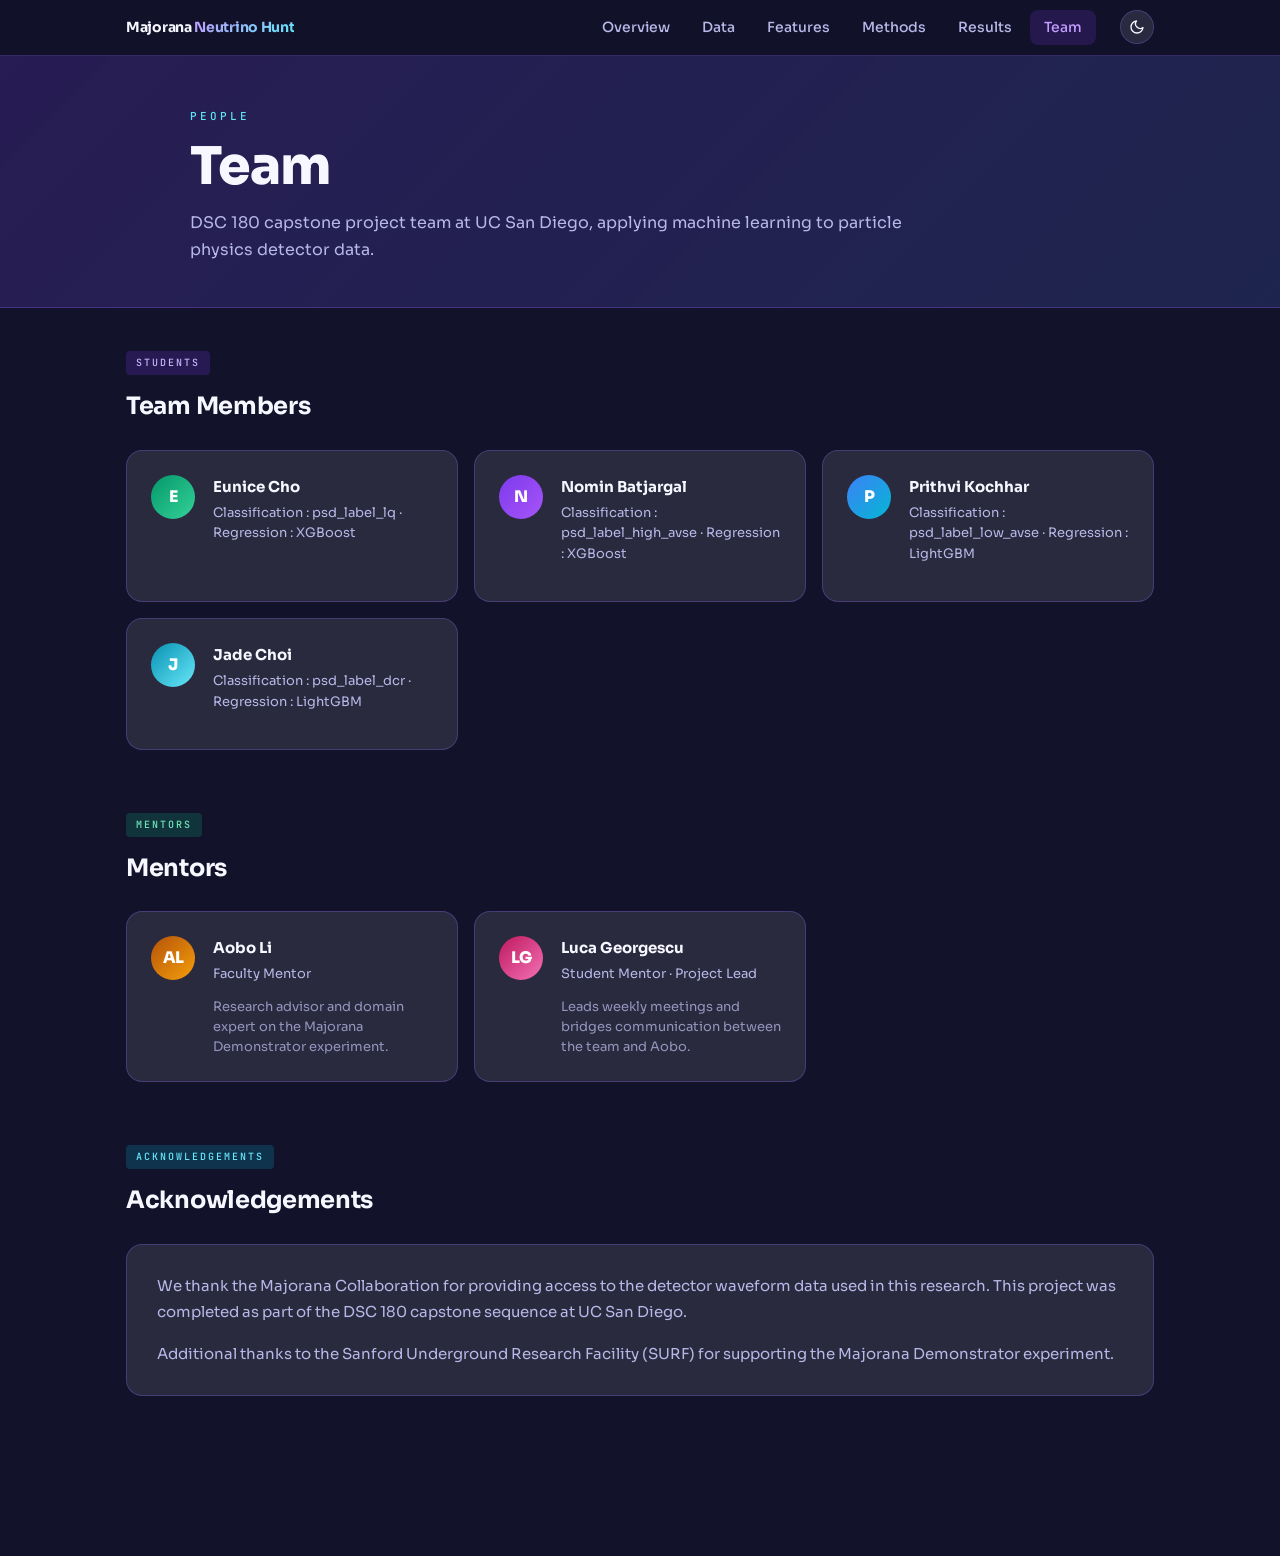
<file: docs/team.html>
<!DOCTYPE html>
<html lang="en">
<head>
  <meta charset="UTF-8" />
  <meta name="viewport" content="width=device-width, initial-scale=1.0" />
  <title>Team | Majorana Neutrino Hunt</title>
  <link rel="preconnect" href="https://fonts.googleapis.com">
  <link rel="preconnect" href="https://fonts.gstatic.com" crossorigin>
  <link href="https://fonts.googleapis.com/css2?family=Sora:wght@300;400;600;700;800&family=JetBrains+Mono:wght@400;500&display=swap" rel="stylesheet">
  <link rel="stylesheet" href="style.css" />
</head>

<body class="subpage">

  <!-- STICKY TOP NAV -->
  <header class="topnav visible">
    <div class="topnav-inner">
      <a href="index.html" class="topnav-brand">Majorana <span>Neutrino Hunt</span></a>
      <div class="topnav-right">
        <nav class="topnav-links">
          <a href="index.html">Overview</a>
          <a href="data.html">Data</a>
          <a href="features.html">Features</a>
          <a href="methods.html">Methods</a>
          <a href="results.html">Results</a>
          <a href="team.html" class="active">Team</a>
        </nav>
        <button class="theme-toggle" id="theme-toggle" onclick="toggleTheme()">
          <svg width="16" height="16" viewBox="0 0 24 24" fill="none" stroke="currentColor" stroke-width="2" stroke-linecap="round" stroke-linejoin="round"><path d="M21 12.79A9 9 0 1 1 11.21 3 7 7 0 0 0 21 12.79z"/></svg>
        </button>
        <button class="hamburger" id="hamburger" onclick="toggleMenu()">
          <svg width="18" height="18" viewBox="0 0 24 24" fill="none" stroke="currentColor" stroke-width="2" stroke-linecap="round"><line x1="3" y1="6" x2="21" y2="6"/><line x1="3" y1="12" x2="21" y2="12"/><line x1="3" y1="18" x2="21" y2="18"/></svg>
        </button>
      </div>
    </div>
  </header>

  <!-- Overlay -->
  <div class="mobile-menu-overlay" id="mobile-menu-overlay" onclick="toggleMenu()"></div>

  <!-- Drawer -->
  <div class="mobile-menu" id="mobile-menu">
    <div class="mobile-menu-header">
      <a href="index.html" class="mobile-menu-brand">Majorana <span>Neutrino Hunt</span></a>
      <button class="mobile-menu-close" onclick="toggleMenu()">
        <svg width="14" height="14" viewBox="0 0 24 24" fill="none" stroke="currentColor" stroke-width="2" stroke-linecap="round"><line x1="18" y1="6" x2="6" y2="18"/><line x1="6" y1="6" x2="18" y2="18"/></svg>
      </button>
    </div>
    <a href="index.html">Overview</a>
    <a href="data.html">Data</a>
    <a href="features.html">Features</a>
    <a href="methods.html">Methods</a>
    <a href="results.html">Results</a>
    <a href="team.html" class="active">Team</a>
  </div>

  <div class="subpage-layout">

    <div class="page-header">
      <div class="page-header-inner">
        <p class="page-eyebrow">People</p>
        <h1 class="page-title">Team</h1>
        <p class="page-desc">
          DSC 180 capstone project team at UC San Diego, applying machine learning
          to particle physics detector data.
        </p>
      </div>
    </div>

    <main class="subpage-content">

      <!-- STUDENTS -->
      <section class="feature-section">
        <div class="feature-section-header">
          <div class="feature-section-badge time">Students</div>
          <h2>Team Members</h2>
        </div>
        <div class="team-grid">

          <div class="team-card">
            <div class="owner-avatar" style="background: linear-gradient(135deg,#059669,#34d399)">E</div>
            <div class="team-info">
              <h3>Eunice Cho</h3>
              <p class="team-role">Classification : psd_label_lq</span> · Regression : <span class="mono"></span>XGBoost</span></p>
            </div>
          </div>

          <div class="team-card">
            <div class="owner-avatar" style="background: linear-gradient(135deg,#7c3aed,#a855f7)">N</div>
            <div class="team-info">
              <h3>Nomin Batjargal</h3>
              <p class="team-role">Classification : psd_label_high_avse</span> · Regression : <span class="mono"></span>XGBoost</span></p>
            </div>
          </div>

          <div class="team-card">
            <div class="owner-avatar" style="background: linear-gradient(135deg,#3b82f6,#06b6d4)">P</div>
            <div class="team-info">
              <h3>Prithvi Kochhar</h3>
              <p class="team-role">Classification : psd_label_low_avse</span> ·       Regression : <span class="mono"></span>LightGBM</span></p>
            </div>
          </div>

          <div class="team-card">
            <div class="owner-avatar" style="background: linear-gradient(135deg,#0891b2,#67e8f9)">J</div>
            <div class="team-info">
              <h3>Jade Choi</h3>
              <p class="team-role">Classification : psd_label_dcr</span> ·    Regression : <span class="mono"></span>LightGBM</span></p>
            </div>
          </div>

        </div>
      </section>

      <!-- MENTORS -->
      <section class="feature-section">
        <div class="feature-section-header">
          <div class="feature-section-badge freq">Mentors</div>
          <h2>Mentors</h2>
        </div>
        <div class="team-grid">

          <div class="team-card">
            <div class="owner-avatar" style="background: linear-gradient(135deg,#b45309,#f59e0b)">AL</div>
            <div class="team-info">
              <h3>Aobo Li</h3>
              <p class="team-role">Faculty Mentor</p>
              <p class="team-note">Research advisor and domain expert on the Majorana Demonstrator experiment.</p>
            </div>
          </div>

          <div class="team-card">
            <div class="owner-avatar" style="background: linear-gradient(135deg,#be185d,#f472b6)">LG</div>
            <div class="team-info">
              <h3>Luca Georgescu</h3>
              <p class="team-role">Student Mentor · Project Lead</p>
              <p class="team-note">Leads weekly meetings and bridges communication between the team and Aobo.</p>
            </div>
          </div>

        </div>
      </section>

      <!-- ACKNOWLEDGEMENTS -->
      <section class="feature-section">
        <div class="feature-section-header">
          <div class="feature-section-badge grad">Acknowledgements</div>
          <h2>Acknowledgements</h2>
        </div>
        <div class="data-prose-card">
          <p>
            We thank the Majorana Collaboration for providing access to the detector waveform data used in this research.
            This project was completed as part of the DSC 180 capstone sequence at UC San Diego.
          </p>
          <p>
            Additional thanks to the Sanford Underground Research Facility (SURF) for supporting
            the Majorana Demonstrator experiment.
          </p>
        </div>
      </section>

    </main>
  </div>

  <script>
    const sunIcon = `<svg width="16" height="16" viewBox="0 0 24 24" fill="none" stroke="currentColor" stroke-width="2" stroke-linecap="round" stroke-linejoin="round"><circle cx="12" cy="12" r="5"/><line x1="12" y1="2" x2="12" y2="4"/><line x1="12" y1="20" x2="12" y2="22"/><line x1="4.22" y1="4.22" x2="5.64" y2="5.64"/><line x1="18.36" y1="18.36" x2="19.78" y2="19.78"/><line x1="2" y1="12" x2="4" y2="12"/><line x1="20" y1="12" x2="22" y2="12"/><line x1="4.22" y1="19.78" x2="5.64" y2="18.36"/><line x1="18.36" y1="5.64" x2="19.78" y2="4.22"/></svg>`;
    const moonIcon = `<svg width="16" height="16" viewBox="0 0 24 24" fill="none" stroke="currentColor" stroke-width="2" stroke-linecap="round" stroke-linejoin="round"><path d="M21 12.79A9 9 0 1 1 11.21 3 7 7 0 0 0 21 12.79z"/></svg>`;

    // Apply saved theme on load
    const saved = localStorage.getItem('theme') || 'dark';
    if (saved === 'light') {
      document.documentElement.setAttribute('data-theme', 'light');
      document.getElementById('theme-toggle').innerHTML = sunIcon;
    } else {
      document.documentElement.removeAttribute('data-theme');
      document.getElementById('theme-toggle').innerHTML = moonIcon;
    }

    function toggleTheme() {
      const isLight = document.documentElement.getAttribute('data-theme') === 'light';
      if (isLight) {
        document.documentElement.removeAttribute('data-theme');
        localStorage.setItem('theme', 'dark');
        document.getElementById('theme-toggle').innerHTML = moonIcon;
      } else {
        document.documentElement.setAttribute('data-theme', 'light');
        localStorage.setItem('theme', 'light');
        document.getElementById('theme-toggle').innerHTML = sunIcon;
      }
    }

    function toggleMenu() {
      const menu = document.getElementById('mobile-menu');
      const overlay = document.getElementById('mobile-menu-overlay');
      menu.classList.toggle('open');
      overlay.classList.toggle('open');
      document.body.style.overflow = menu.classList.contains('open') ? 'hidden' : '';
    }

    document.querySelectorAll('.mobile-menu a').forEach(link => {
      link.addEventListener('click', () => {
        document.getElementById('mobile-menu').classList.remove('open');
        document.getElementById('mobile-menu-overlay').classList.remove('open');
        document.body.style.overflow = '';
      });
    });
  </script>

</body>
</html>
</file>
<file: docs/style.css>
/* ============================================================
   ROOT & RESET
   ============================================================ */

/* DEFAULT: Dark theme */
:root {
  --bg: #12122a;
  --bg-surface: #1a1a3a;
  --text: #f7f7ff;
  --text-muted: #b8b8e8;
  --border: rgba(150, 110, 255, 0.28);
  --accent: #7c3aed;
  --accent-bright: #c39bff;
  --accent-blue: #7fb6ff;
  --accent-cyan: #5de6f5;
  --card-bg: rgba(255, 255, 255, 0.10);
  --card-hover: rgba(124, 58, 237, 0.18);
  --nav-bg: rgba(18, 18, 42, 0.95);
  --nav-h: 56px;
}

/* LIGHT theme overrides */
[data-theme="light"] {
  --bg: #f4f4fb;
  --bg-surface: #eaeaf5;
  --text: #0f0f2a;
  --text-muted: #5a5a8a;
  --border: rgba(100, 60, 200, 0.18);
  --accent: #7c3aed;
  --accent-bright: #6d28d9;
  --accent-blue: #2563eb;
  --accent-cyan: #0891b2;
  --card-bg: rgba(124, 58, 237, 0.06);
  --card-hover: rgba(124, 58, 237, 0.12);
  --nav-bg: rgba(244, 244, 251, 0.95);
}

* { box-sizing: border-box; margin: 0; padding: 0; }

html { scroll-behavior: smooth; }

body {
  font-family: 'Sora', system-ui, sans-serif;
  background: var(--bg);
  color: var(--text);
  line-height: 1.6;
  overflow-x: hidden;
  transition: background 0.3s ease, color 0.3s ease;
}

/* ============================================================
   STICKY TOP NAV
   ============================================================ */
.topnav {
  position: fixed;
  top: 0; left: 0; right: 0;
  z-index: 100;
  height: var(--nav-h);
  background: var(--nav-bg);
  backdrop-filter: blur(16px);
  -webkit-backdrop-filter: blur(16px);
  border-bottom: 1px solid var(--border);
  display: flex;
  align-items: center;
  justify-content: center;
  padding: 0;          /* remove padding here */
  gap: 0;
  opacity: 0;
  pointer-events: none;
  transform: translateY(-100%);
  transition: opacity 0.3s ease, transform 0.3s ease, background 0.3s ease;
}

.topnav-inner {
  width: 100%;
  max-width: 1100px;
  padding: 0 36px;
  display: flex;
  align-items: center;
  justify-content: space-between;
}

.topnav-brand {
  font-size: 14px;
  font-weight: 700;
  color: var(--text);
  letter-spacing: -0.3px;
  white-space: nowrap;
  flex-shrink: 0;
}

.topnav-brand span {
  background: linear-gradient(135deg, var(--accent-bright), var(--accent-cyan));
  -webkit-background-clip: text;
  -webkit-text-fill-color: transparent;
  background-clip: text;
}

.topnav.visible {
  opacity: 1;
  pointer-events: all;
  transform: translateY(0);
}

body.subpage .topnav {
  justify-content: center;   /* change from space-between to center */
}

.topnav-links {
  display: flex;
  gap: 4px;
  margin-left: auto;
}

.topnav-links a {
  text-decoration: none;
  color: var(--text-muted);
  padding: 6px 14px;
  border-radius: 8px;
  font-size: 14px;
  font-weight: 500;
  transition: color 0.2s, background 0.2s;
}

.topnav-links a:hover { color: var(--text); background: var(--card-bg); }

.topnav-links a.active {
  color: var(--accent-bright);
  background: rgba(124, 58, 237, 0.18);
}

.topnav-links {
  display: flex;
  gap: 4px;
}

.topnav-right {
  display: flex;
  align-items: center;
  gap: 24px;
  margin-left: auto;
}

/* ============================================================
   THEME TOGGLE BUTTON
   ============================================================ */
.theme-toggle {
  background: var(--card-bg);
  border: 1px solid var(--border);
  color: var(--text);
  border-radius: 50%;
  width: 34px;
  height: 34px;
  display: flex;
  align-items: center;
  justify-content: center;
  cursor: pointer;
  font-size: 16px;
  transition: background 0.2s, border-color 0.2s;
  flex-shrink: 0;
  margin-left: auto;
}

.theme-toggle:hover {
  background: var(--card-hover);
  border-color: var(--accent);
}

.theme-toggle .toggle-icon { font-size: 14px; line-height: 1; }

@media (max-width: 640px) {
  .theme-toggle .toggle-label { display: none; }
}

/* ============================================================
   HERO SCREEN
   ============================================================ */
.hero-screen {
  position: relative;
  min-height: 100vh;
  display: flex;
  align-items: center;
  justify-content: center;
  overflow: hidden;
}

.hero-bg {
  position: absolute;
  inset: 0;
  background: radial-gradient(ellipse 80% 60% at 50% 40%, rgba(99, 40, 200, 0.18) 0%, transparent 70%),
              radial-gradient(ellipse 50% 40% at 20% 80%, rgba(59, 130, 246, 0.12) 0%, transparent 60%),
              linear-gradient(160deg, #080820 0%, #0a0830 40%, #06101e 100%);
  transition: background 0.4s ease;
}

[data-theme="light"] .hero-bg {
  background: radial-gradient(ellipse 80% 60% at 50% 40%, rgba(99, 40, 200, 0.10) 0%, transparent 70%),
              radial-gradient(ellipse 50% 40% at 20% 80%, rgba(59, 130, 246, 0.08) 0%, transparent 60%),
              linear-gradient(160deg, #f0f0fa 0%, #ece8f8 40%, #e8f0fb 100%);
}

.orb { position: absolute; border-radius: 50%; filter: blur(80px); pointer-events: none; }

.orb1 {
  width: 600px; height: 600px;
  background: radial-gradient(circle, rgba(124, 58, 237, 0.25) 0%, transparent 70%);
  top: -100px; left: -100px;
  animation: drift1 20s ease-in-out infinite;
}

.orb2 {
  width: 400px; height: 400px;
  background: radial-gradient(circle, rgba(59, 130, 246, 0.2) 0%, transparent 70%);
  bottom: 0; right: 50px;
  animation: drift2 16s ease-in-out infinite;
}

.orb3 {
  width: 300px; height: 300px;
  background: radial-gradient(circle, rgba(6, 182, 212, 0.15) 0%, transparent 70%);
  top: 40%; right: 10%;
  animation: drift1 22s ease-in-out infinite reverse;
}

@keyframes drift1 {
  0%, 100% { transform: translate(0, 0); }
  33% { transform: translate(40px, -30px); }
  66% { transform: translate(-20px, 40px); }
}

@keyframes drift2 {
  0%, 100% { transform: translate(0, 0); }
  50% { transform: translate(-50px, -40px); }
}

.particle-field { position: absolute; inset: 0; }

.particle {
  position: absolute;
  border-radius: 50%;
  background: var(--accent-bright);
  animation: float-particle linear infinite;
}

@keyframes float-particle {
  0% { transform: translateY(0) scale(1); opacity: 0; }
  10% { opacity: 1; }
  90% { opacity: 1; }
  100% { transform: translateY(-80px) scale(0.5); opacity: 0; }
}

.hero-content {
  position: relative;
  z-index: 2;
  text-align: center;
  padding: 40px 24px;
  max-width: 780px;
  animation: hero-in 1.2s cubic-bezier(0.2, 0.8, 0.3, 1) both;
}

@keyframes hero-in {
  from { opacity: 0; transform: translateY(30px); }
  to { opacity: 1; transform: translateY(0); }
}

.hero-eyebrow {
  font-family: 'JetBrains Mono', monospace;
  font-size: 12px;
  font-weight: 500;
  letter-spacing: 3px;
  text-transform: uppercase;
  color: var(--accent-cyan);
  margin-bottom: 20px;
  animation: hero-in 1s 0.1s both;
}

.hero-title {
  font-size: clamp(52px, 10vw, 96px);
  font-weight: 800;
  line-height: 1.0;
  letter-spacing: -2px;
  color: var(--text);
  margin-bottom: 24px;
  animation: hero-in 1s 0.2s both;
}

.hero-accent {
  background: linear-gradient(135deg, var(--accent-bright) 0%, var(--accent-cyan) 60%, var(--accent-blue) 100%);
  -webkit-background-clip: text;
  -webkit-text-fill-color: transparent;
  background-clip: text;
}

.hero-sub {
  font-size: 17px;
  color: var(--text-muted);
  max-width: 56ch;
  margin: 0 auto 32px;
  line-height: 1.7;
  animation: hero-in 1s 0.35s both;
}

.hero-actions {
  animation: hero-in 1s 0.5s both;
  display: flex;
  flex-wrap: wrap;
  gap: 12px;
  justify-content: center;
}

.btn-hero {
  display: inline-flex;
  align-items: center;
  gap: 8px;
  padding: 13px 26px;
  border-radius: 12px;
  text-decoration: none;
  font-weight: 600;
  font-size: 15px;
  transition: all 0.2s ease;
  border: 1px solid transparent;
}

.btn-hero.primary {
  background: linear-gradient(135deg, var(--accent) 0%, #6d28d9 100%);
  color: #fff;
  border-color: rgba(168, 85, 247, 0.4);
  box-shadow: 0 0 30px rgba(124, 58, 237, 0.35);
}

.btn-hero.primary:hover {
  transform: translateY(-2px);
  box-shadow: 0 0 50px rgba(124, 58, 237, 0.55);
}

.btn-hero.secondary {
  background: rgba(255, 255, 255, 0.08);
  color: var(--text);
  border-color: rgba(150, 110, 255, 0.35);
  backdrop-filter: blur(8px);
}

[data-theme="light"] .btn-hero.secondary {
  background: rgba(124, 58, 237, 0.08);
  border-color: var(--border);
}

.btn-hero.secondary:hover {
  background: rgba(255, 255, 255, 0.14);
  border-color: var(--accent-bright);
  transform: translateY(-2px);
}

.hero-scroll-hint {
  position: absolute;
  bottom: 32px;
  left: 50%;
  transform: translateX(-50%);
  display: flex;
  flex-direction: column;
  align-items: center;
  gap: 6px;
  color: var(--text-muted);
  font-size: 11px;
  font-family: 'JetBrains Mono', monospace;
  letter-spacing: 2px;
  text-transform: uppercase;
  animation: scroll-hint-in 1s 1s both;
}

@keyframes scroll-hint-in {
  from { opacity: 0; transform: translateX(-50%) translateY(10px); }
  to   { opacity: 1; transform: translateX(-50%) translateY(0); }
}

.scroll-arrow { animation: bounce 2s ease-in-out infinite; font-size: 18px; }

@keyframes bounce {
  0%, 100% { transform: translateY(0); }
  50% { transform: translateY(6px); }
}

/* ============================================================
   INLINE NAV
   ============================================================ */
.inline-nav {
  background: var(--bg-surface);
  border-bottom: 1px solid var(--border);
  position: relative;
  z-index: 10;
}

.inline-nav.pinned { position: relative; }

.inline-nav-inner {
  max-width: 1100px;
  margin: 0 auto;
  padding: 0 36px;
  display: flex;
  justify-content: center;
}

.inline-nav-links {
  display: flex;
  gap: 2px;
  overflow-x: auto;
  scrollbar-width: none;
  justify-content: center;
}
.inline-nav-links::-webkit-scrollbar { display: none; }

.inline-nav-links a {
  text-decoration: none;
  color: var(--text-muted);
  padding: 14px 18px;
  font-size: 14px;
  font-weight: 500;
  white-space: nowrap;
  border-bottom: 2px solid transparent;
  transition: color 0.2s, border-color 0.2s;
}

.inline-nav-links a:hover { color: var(--text); }

.inline-nav-links a.active {
  color: var(--accent-bright);
  border-bottom-color: var(--accent-bright);
}

/* ============================================================
   MAIN CONTENT
   ============================================================ */
.content-area {
  max-width: 1100px;
  margin: 0 auto;
  padding: 48px 36px 100px;
}

.note-banner {
  display: flex;
  align-items: flex-start;
  gap: 12px;
  background: rgba(109, 40, 217, 0.1);
  border: 1px solid rgba(109, 40, 217, 0.35);
  border-left: 4px solid var(--accent);
  padding: 14px 18px;
  border-radius: 12px;
  color: #c4b5fd;
  font-size: 14px;
  margin-bottom: 48px;
  line-height: 1.5;
}

[data-theme="light"] .note-banner { color: var(--accent); }

.note-icon { font-size: 18px; flex-shrink: 0; }

.section { margin-bottom: 64px; }

.section-heading {
  font-size: 32px;
  font-weight: 700;
  margin-bottom: 28px;
  letter-spacing: -0.5px;
  color: var(--text);
  position: relative;
  padding-bottom: 14px;
}

.section-heading::after {
  content: '';
  position: absolute;
  bottom: 0; left: 0;
  width: 48px; height: 3px;
  background: linear-gradient(90deg, var(--accent-bright), var(--accent-cyan));
  border-radius: 2px;
}

.card-grid { display: grid; grid-template-columns: 1fr 1fr; gap: 16px; }

.card {
  background: var(--card-bg);
  border: 1px solid var(--border);
  border-radius: 16px;
  padding: 24px;
  transition: background 0.2s, border-color 0.2s, transform 0.2s;
}

.card:hover { background: var(--card-hover); border-color: rgba(120, 80, 255, 0.4); transform: translateY(-2px); }
.card.wide { grid-column: 1 / -1; }
.card-icon { font-size: 28px; margin-bottom: 12px; }
.card h3 { font-size: 16px; font-weight: 700; margin-bottom: 10px; color: var(--text); }
.card p { font-size: 15px; color: var(--text-muted); line-height: 1.65; }

/* ============================================================
   RESPONSIVE
   ============================================================ */
@media (max-width: 640px) {
  .card-grid { grid-template-columns: 1fr; }
  .card.wide { grid-column: auto; }
  .topnav-brand { display: none; }
  .hero-title { letter-spacing: -1px; }
  .content-area { padding: 32px 20px 60px; }
  .inline-nav-inner { padding: 0 20px; }
}

/* ============================================================
   SUBPAGE LAYOUT
   ============================================================ */
body.subpage { background: var(--bg); }

body.subpage .topnav {
  opacity: 1;
  pointer-events: all;
  transform: translateY(0);
}

.subpage-layout { padding-top: var(--nav-h); min-height: 100vh; }

.page-header {
  background: linear-gradient(135deg, rgba(99,40,200,0.18) 0%, rgba(59,130,246,0.1) 100%),
              var(--bg-surface);
  border-bottom: 1px solid var(--border);
  padding: 52px 36px 44px;
  transition: background 0.3s ease;
}

[data-theme="light"] .page-header {
  background: linear-gradient(135deg, rgba(124,58,237,0.08) 0%, rgba(59,130,246,0.06) 100%),
              var(--bg-surface);
}

.page-header-inner { max-width: 900px; margin: 0 auto; }

.page-eyebrow {
  font-family: 'JetBrains Mono', monospace;
  font-size: 11px;
  font-weight: 500;
  letter-spacing: 3px;
  text-transform: uppercase;
  color: var(--accent-cyan);
  margin-bottom: 12px;
}

.page-title {
  font-size: clamp(32px, 5vw, 52px);
  font-weight: 800;
  letter-spacing: -1px;
  color: var(--text);
  margin-bottom: 14px;
  line-height: 1.1;
}

.page-desc { font-size: 16px; color: var(--text-muted); max-width: 60ch; line-height: 1.7; }

.subpage-content { max-width: 1100px; margin: 0 auto; padding: 40px 36px 100px; }

.category-nav {
  display: flex;
  gap: 8px;
  flex-wrap: wrap;
  margin-bottom: 48px;
  padding-bottom: 20px;
  border-bottom: 1px solid var(--border);
}

.cat-link {
  text-decoration: none;
  font-size: 13px;
  font-weight: 600;
  padding: 7px 16px;
  border-radius: 999px;
  border: 1px solid var(--border);
  color: var(--text-muted);
  transition: all 0.2s;
}

.cat-link:hover { color: var(--text); border-color: rgba(120,80,255,0.5); }

.cat-link.active {
  background: rgba(124,58,237,0.2);
  border-color: var(--accent);
  color: var(--accent-bright);
}

[data-theme="light"] .cat-link.active { color: var(--accent); }

.feature-section { margin-bottom: 60px; scroll-margin-top: calc(var(--nav-h) + 20px); }
.feature-section-header { margin-bottom: 24px; }
.feature-section-header h2 { font-size: 24px; font-weight: 700; color: var(--text); margin: 8px 0 6px; letter-spacing: -0.3px; }
.feature-section-header p { font-size: 14px; color: var(--text-muted); }

.feature-section-badge {
  display: inline-block;
  font-family: 'JetBrains Mono', monospace;
  font-size: 10px;
  font-weight: 500;
  letter-spacing: 2px;
  text-transform: uppercase;
  padding: 4px 10px;
  border-radius: 4px;
  margin-bottom: 4px;
}

.feature-section-badge.time { background: rgba(124,58,237,0.2); color: #c4b5fd; }
.feature-section-badge.tail { background: rgba(59,130,246,0.2); color: #93c5fd; }
.feature-section-badge.grad { background: rgba(6,182,212,0.2); color: #67e8f9; }
.feature-section-badge.freq { background: rgba(16,185,129,0.2); color: #6ee7b7; }

[data-theme="light"] .feature-section-badge.time { color: #6d28d9; }
[data-theme="light"] .feature-section-badge.tail { color: #1d4ed8; }
[data-theme="light"] .feature-section-badge.grad { color: #0891b2; }
[data-theme="light"] .feature-section-badge.freq { color: #059669; }

.feature-grid { display: grid; grid-template-columns: repeat(auto-fill, minmax(240px, 1fr)); gap: 12px; }

.feature-card {
  background: var(--card-bg);
  border: 1px solid var(--border);
  border-radius: 12px;
  padding: 18px 18px 16px;
  transition: background 0.2s, border-color 0.2s, transform 0.2s;
}

.feature-card:hover { background: var(--card-hover); border-color: rgba(120,80,255,0.4); transform: translateY(-2px); }
.feature-card p { font-size: 13.5px; color: var(--text-muted); line-height: 1.6; margin-top: 10px; }

.feat-tag {
  display: inline-block;
  font-family: 'JetBrains Mono', monospace;
  font-size: 13px;
  font-weight: 500;
  padding: 3px 10px;
  border-radius: 6px;
  letter-spacing: 0.3px;
}

.feat-tag.time { background: rgba(124,58,237,0.2); color: #c4b5fd; }
.feat-tag.tail { background: rgba(59,130,246,0.2); color: #93c5fd; }
.feat-tag.grad { background: rgba(6,182,212,0.2); color: #67e8f9; }
.feat-tag.freq { background: rgba(16,185,129,0.2); color: #6ee7b7; }

[data-theme="light"] .feat-tag.time { color: #6d28d9; }
[data-theme="light"] .feat-tag.tail { color: #1d4ed8; }
[data-theme="light"] .feat-tag.grad { color: #0891b2; }
[data-theme="light"] .feat-tag.freq { color: #059669; }

@media (max-width: 640px) {
  .page-header { padding: 36px 20px 32px; }
  .subpage-content { padding: 28px 20px 60px; }
  .feature-grid { grid-template-columns: 1fr; }
  .stat-row { grid-template-columns: 1fr; }
  .importance-row { grid-template-columns: 120px 1fr 40px; }
  .team-grid { grid-template-columns: 1fr; }
}

/* ============================================================
   RESULTS PAGE COMPONENTS
   ============================================================ */
.results-section-title { margin-bottom: 20px; }
.results-section-title h2 { font-size: 28px; font-weight: 700; color: var(--text); margin: 8px 0 8px; letter-spacing: -0.3px; }
.results-section-title p { font-size: 15px; color: var(--text-muted); max-width: 70ch; line-height: 1.7; }

.results-section-divider { border: none; border-top: 1px solid var(--border); margin-bottom: 40px; }

.metric-strip { display: flex; flex-wrap: wrap; gap: 10px; margin-top: 20px; }

.metric-chip {
  display: flex;
  flex-direction: column;
  gap: 3px;
  background: var(--card-bg);
  border: 1px solid var(--border);
  border-radius: 10px;
  padding: 10px 16px;
  min-width: 140px;
}

.metric-chip-label { font-family: 'JetBrains Mono', monospace; font-size: 10px; letter-spacing: 1.5px; text-transform: uppercase; color: var(--text-muted); }
.metric-chip-value { font-size: 14px; font-weight: 700; color: var(--text); }

.result-subsection {
  background: var(--card-bg);
  border: 1px solid var(--border);
  border-radius: 18px;
  padding: 28px;
  margin-bottom: 20px !important;
  transition: border-color 0.2s;
}

.result-subsection:hover { border-color: rgba(120, 80, 255, 0.35); }

.result-subsection-header {
  display: flex;
  align-items: center;
  justify-content: space-between;
  margin-bottom: 24px;
  flex-wrap: wrap;
  gap: 12px;
}

.result-owner-badge { display: flex; align-items: center; gap: 14px; }

.owner-avatar {
  width: 44px; height: 44px;
  border-radius: 50%;
  display: flex; align-items: center; justify-content: center;
  font-size: 16px; font-weight: 800; color: #fff;
  flex-shrink: 0; letter-spacing: -0.5px;
}

.reg-avatar { background: linear-gradient(135deg, var(--accent) 0%, var(--accent-blue) 100%); font-size: 12px; }

.owner-name { display: block; font-size: 15px; font-weight: 700; color: var(--text); }
.owner-label { display: block; font-family: 'JetBrains Mono', monospace; font-size: 11px; color: var(--text-muted); margin-top: 2px; }

.result-meta-pill {
  font-family: 'JetBrains Mono', monospace;
  font-size: 11px; font-weight: 600;
  letter-spacing: 1px; text-transform: uppercase;
  padding: 5px 14px; border-radius: 999px;
}

.result-meta-pill.time { background: rgba(124,58,237,0.2); color: #c4b5fd; border: 1px solid rgba(124,58,237,0.3); }
.result-meta-pill.tail { background: rgba(59,130,246,0.2); color: #93c5fd; border: 1px solid rgba(59,130,246,0.3); }
.result-meta-pill.grad { background: rgba(6,182,212,0.2); color: #67e8f9; border: 1px solid rgba(6,182,212,0.3); }
.result-meta-pill.freq { background: rgba(16,185,129,0.2); color: #6ee7b7; border: 1px solid rgba(16,185,129,0.3); }

[data-theme="light"] .result-meta-pill.time { color: #6d28d9; }
[data-theme="light"] .result-meta-pill.tail { color: #1d4ed8; }
[data-theme="light"] .result-meta-pill.grad { color: #0891b2; }
[data-theme="light"] .result-meta-pill.freq { color: #059669; }

.result-body { display: grid; grid-template-columns: repeat(3, 1fr); gap: 12px; margin-bottom: 24px; }

.score-card {
  background: rgba(255,255,255,0.03);
  border: 1px solid var(--border);
  border-radius: 12px; padding: 18px 20px; text-align: center;
}

[data-theme="light"] .score-card { background: rgba(124,58,237,0.04); }

.score-label { font-family: 'JetBrains Mono', monospace; font-size: 11px; letter-spacing: 1.5px; text-transform: uppercase; color: var(--text-muted); margin-bottom: 8px; }
.score-value { font-size: 32px; font-weight: 800; letter-spacing: -1px; color: var(--text); line-height: 1; margin-bottom: 4px; }
.score-sub { font-size: 11px; color: var(--text-muted); opacity: 0.6; }

.result-description {
  background: rgba(255,255,255,0.02);
  border-left: 3px solid rgba(120,80,255,0.35);
  border-radius: 0 8px 8px 0;
  padding: 14px 18px; margin-bottom: 20px;
}

[data-theme="light"] .result-description { background: rgba(124,58,237,0.04); }

.result-description p, .result-description li { font-size: 14px; color: var(--text-muted); line-height: 1.7; }

.result-image-slot {
  border: 2px dashed rgba(120,80,255,0.25);
  border-radius: 12px; padding: 40px 24px;
  display: flex; align-items: center; justify-content: center;
  background: rgba(120,80,255,0.03); min-height: 160px;
}

.result-image-slot img { max-width: 100%; border-radius: 8px; }
.image-slot-label { font-size: 13px; color: var(--text-muted); opacity: 0.5; font-style: italic; }

@media (max-width: 640px) {
  .result-body { grid-template-columns: 1fr; }
  .metric-strip { flex-direction: column; }
  .result-subsection { padding: 20px; }
}

/* ============================================================
   PROSE CARD / CITATIONS / PIPELINE
   ============================================================ */
.data-prose-card {
  background: var(--card-bg);
  border: 1px solid var(--border);
  border-radius: 16px; padding: 28px 30px;
  display: flex; flex-direction: column; gap: 16px;
}

.data-prose-card p { font-size: 15px; color: var(--text-muted); line-height: 1.75; }

.citation-row {
  display: flex; align-items: center; justify-content: space-between;
  gap: 20px; flex-wrap: wrap;
  padding-top: 16px; margin-top: 4px;
  border-top: 1px solid var(--border);
}

.citation-label { display: block; font-family: 'JetBrains Mono', monospace; font-size: 10px; letter-spacing: 2px; text-transform: uppercase; color: var(--accent-cyan); margin-bottom: 5px; }
.citation-text { font-size: 13px; color: var(--text-muted); line-height: 1.6; }
.citation-text em { color: var(--text); font-style: italic; }

.citation-link {
  display: inline-flex; align-items: center; gap: 7px;
  font-size: 13px; font-weight: 600; text-decoration: none;
  color: var(--accent-bright); padding: 8px 16px;
  border: 1px solid rgba(124,58,237,0.35); border-radius: 8px;
  white-space: nowrap; transition: background 0.2s, border-color 0.2s; flex-shrink: 0;
}

.citation-link:hover { background: rgba(124,58,237,0.15); border-color: var(--accent-bright); }

.pipeline-steps { display: flex; flex-direction: column; gap: 0; }

.pipeline-step {
  display: flex; gap: 20px; align-items: flex-start;
  background: var(--card-bg); border: 1px solid var(--border);
  border-radius: 14px; padding: 20px 24px;
  transition: background 0.2s, border-color 0.2s;
}

.pipeline-step:hover { background: var(--card-hover); border-color: rgba(120,80,255,0.4); }

.step-num { font-family: 'JetBrains Mono', monospace; font-size: 22px; font-weight: 700; color: var(--accent-bright); opacity: 0.5; min-width: 36px; line-height: 1; padding-top: 3px; }
.step-body h3 { font-size: 16px; font-weight: 700; color: var(--text); margin-bottom: 6px; }
.step-body p { font-size: 14px; color: var(--text-muted); line-height: 1.65; }
.pipeline-arrow { text-align: center; color: var(--accent-bright); font-size: 20px; opacity: 0.4; padding: 6px 0; }

/* ============================================================
   STAT ROW
   ============================================================ */
.stat-row { display: grid; grid-template-columns: repeat(3, 1fr); gap: 16px; }

.stat-card {
  background: var(--card-bg); border: 1px solid var(--border);
  border-radius: 16px; padding: 28px 24px; text-align: center;
  transition: background 0.2s, border-color 0.2s;
}

.stat-card:hover { background: var(--card-hover); border-color: rgba(120,80,255,0.4); }

.stat-value {
  font-size: 42px; font-weight: 800; letter-spacing: -1px;
  background: linear-gradient(135deg, var(--accent-bright), var(--accent-cyan));
  -webkit-background-clip: text; -webkit-text-fill-color: transparent; background-clip: text;
  line-height: 1; margin-bottom: 10px;
}

.stat-unit { font-size: 16px; font-weight: 600; margin-left: 3px; }
.stat-label { font-size: 13px; color: var(--text-muted); font-weight: 500; }

/* ============================================================
   TABLES
   ============================================================ */
.table-wrap { overflow-x: auto; border-radius: 14px; border: 1px solid var(--border); }
.results-table { width: 100%; border-collapse: collapse; font-size: 14px; }

.results-table th {
  background: rgba(255,255,255,0.04);
  color: var(--text-muted); font-weight: 600; font-size: 12px;
  letter-spacing: 1px; text-transform: uppercase;
  padding: 14px 18px; text-align: left;
  border-bottom: 1px solid var(--border);
  font-family: 'JetBrains Mono', monospace;
}

[data-theme="light"] .results-table th { background: var(--card-bg); }

.results-table td { padding: 14px 18px; color: var(--text-muted); border-bottom: 1px solid rgba(120,80,255,0.08); }
.results-table tbody tr:last-child td { border-bottom: none; }
.results-table tbody tr:hover td { background: rgba(124,58,237,0.06); }
.table-note { font-size: 12px; color: var(--text-muted); opacity: 0.6; margin-top: 12px; font-style: italic; }

/* ============================================================
   FEATURE IMPORTANCE BARS
   ============================================================ */
.importance-list { display: flex; flex-direction: column; gap: 12px; }
.importance-row { display: grid; grid-template-columns: 160px 1fr 48px; align-items: center; gap: 16px; }
.importance-name { font-family: 'JetBrains Mono', monospace; font-size: 13px; color: var(--text); font-weight: 500; }
.importance-bar-wrap { background: rgba(255,255,255,0.05); border-radius: 99px; height: 8px; overflow: hidden; }
[data-theme="light"] .importance-bar-wrap { background: rgba(120,80,255,0.1); }
.importance-bar { height: 100%; border-radius: 99px; transition: width 0.6s ease; }
.importance-bar.time { background: linear-gradient(90deg, var(--accent), var(--accent-bright)); }
.importance-bar.tail { background: linear-gradient(90deg, #1d4ed8, #60a5fa); }
.importance-bar.grad { background: linear-gradient(90deg, #0891b2, #67e8f9); }
.importance-bar.freq { background: linear-gradient(90deg, #059669, #6ee7b7); }
.importance-pct { font-family: 'JetBrains Mono', monospace; font-size: 12px; color: var(--text-muted); text-align: right; }

/* ============================================================
   TEAM CARDS
   ============================================================ */
.team-grid { display: grid; grid-template-columns: repeat(auto-fill, minmax(260px, 1fr)); gap: 16px; }

.team-card {
  background: var(--card-bg); border: 1px solid var(--border);
  border-radius: 16px; padding: 24px;
  display: flex; gap: 18px; align-items: flex-start;
  transition: background 0.2s, border-color 0.2s, transform 0.2s;
}

.team-card:hover { background: var(--card-hover); border-color: rgba(120,80,255,0.4); transform: translateY(-2px); }

.team-avatar {
  width: 52px; height: 52px; border-radius: 50%;
  background: linear-gradient(135deg, var(--accent) 0%, var(--accent-cyan) 100%);
  display: flex; align-items: center; justify-content: center;
  font-size: 22px; font-weight: 700; color: #fff; flex-shrink: 0;
}

.team-avatar.advisor { background: linear-gradient(135deg, #059669 0%, #06b6d4 100%); }
.team-info h3 { font-size: 15px; font-weight: 700; color: var(--text); margin-bottom: 4px; }
.team-role { font-size: 13px; color: var(--text-muted); margin-bottom: 12px; }
.team-links { display: flex; gap: 8px; }

.team-link {
  font-size: 12px; font-weight: 600; text-decoration: none;
  color: var(--accent-bright); padding: 4px 10px;
  border: 1px solid rgba(124,58,237,0.35); border-radius: 6px;
  transition: background 0.2s;
}

[data-theme="light"] .team-link { color: var(--accent); }
.team-link:hover { background: rgba(124,58,237,0.15); }

.mono { font-family: 'JetBrains Mono', monospace; font-size: 12px; }
.team-note { font-size: 13px; color: var(--text-muted); opacity: 0.75; margin-top: 6px; line-height: 1.55; }

/* ============================================================
   OVERVIEW PAGE SECTION COMPONENTS
   ============================================================ */
.section { margin-bottom: 72px; }

.section-label {
  font-family: 'JetBrains Mono', monospace;
  font-size: 11px; font-weight: 500;
  letter-spacing: 3px; text-transform: uppercase;
  color: var(--accent-cyan); margin-bottom: 10px;
}

.section-intro { font-size: 16px; color: var(--text-muted); max-width: 65ch; line-height: 1.75; margin-bottom: 28px; }

.two-col { display: grid; grid-template-columns: 1fr 1fr; gap: 20px; align-items: start; }

@media (max-width: 760px) { .two-col { grid-template-columns: 1fr; } }

.image-block img { width: 100%; border-radius: 14px; border: 1px solid var(--border); display: block; }
.card-stack { display: flex; flex-direction: column; gap: 12px; }

/* ============================================================
   LEGACY / OVERRIDE
   ============================================================ */
.container { max-width: 980px; margin: 0 auto; padding: 32px 20px 80px; }

.btn {
  display: inline-block; padding: 10px 14px; border-radius: 10px;
  border: 1px solid var(--border); text-decoration: none;
  font-weight: 600; font-size: 14px; color: var(--text); background: var(--card-bg);
}

.btn.primary { background: var(--accent); color: #fff; border-color: var(--accent); }

.small { color: var(--text); font-size: 18px; }
ul { margin: 10px 0 0 18px; }
.grid { display: grid; grid-template-columns: 1fr; gap: 16px; margin-top: 16px; }

@media (min-width: 900px) { .grid { grid-template-columns: 1fr 1fr; } }

.hamburger {
  display: none;
  background: var(--card-bg);
  border: 1px solid var(--border);
  color: var(--text);
  border-radius: 8px;
  width: 34px;
  height: 34px;
  align-items: center;
  justify-content: center;
  cursor: pointer;
  flex-shrink: 0;
  transition: background 0.2s, border-color 0.2s;
}

.hamburger:hover {
  background: var(--card-hover);
  border-color: var(--accent);
}

.mobile-menu {
  display: none;
  position: fixed;
  top: 0; right: 0; bottom: 0;
  width: 75%;
  max-width: 300px;
  background: var(--bg-surface);
  border-left: 1px solid var(--border);
  z-index: 9999;
  flex-direction: column;
  padding: 24px;
  transform: translateX(100%);
  transition: transform 0.3s ease;
  box-shadow: -8px 0 40px rgba(0, 0, 0, 0.4);
}

.mobile-menu.open {
  display: flex;
  transform: translateX(0);
}

/* Dim overlay behind drawer */
.mobile-menu-overlay {
  display: none;
  position: fixed;
  inset: 0;
  background: rgba(0, 0, 0, 0.5);
  z-index: 9998;
  backdrop-filter: blur(2px);
}

.mobile-menu-overlay.open { display: block; }

.mobile-menu-header {
  display: flex;
  align-items: center;
  justify-content: space-between;
  margin-bottom: 8px;
  padding-bottom: 20px;
  border-bottom: 1px solid var(--border);
}

.mobile-menu-brand {
  font-size: 13px;
  font-weight: 700;
  color: var(--text);
}

.mobile-menu-brand span {
  background: linear-gradient(135deg, var(--accent-bright), var(--accent-cyan));
  -webkit-background-clip: text;
  -webkit-text-fill-color: transparent;
  background-clip: text;
}

.mobile-menu-close {
  background: var(--card-bg);
  border: 1px solid var(--border);
  color: var(--text);
  border-radius: 8px;
  width: 32px; height: 32px;
  display: flex; align-items: center; justify-content: center;
  cursor: pointer;
  flex-shrink: 0;
}

.mobile-menu a {
  text-decoration: none;
  color: var(--text-muted);
  padding: 14px 8px;
  font-size: 16px;
  font-weight: 600;
  width: 100%;
  border-bottom: 1px solid var(--border);
  transition: color 0.2s, padding-left 0.2s;
  letter-spacing: -0.2px;
}

.mobile-menu a:last-of-type { border-bottom: none; }
.mobile-menu a:hover { color: var(--text); padding-left: 14px; }
.mobile-menu a.active { color: var(--accent-bright); }

@media (max-width: 640px) {
  .topnav-inner { padding: 0 16px; }
  .topnav-brand { display: block; }

  .topnav-right {
    gap: 10px;
    margin-left: auto;
  }

  .topnav-links { display: none; } /* hidden on mobile, shown in dropdown */

  .hamburger { display: flex; }

  .theme-toggle {
    width: 34px;
    height: 34px;
    flex-shrink: 0;
  }
}

.topnav-brand {
  text-decoration: none;
}

.mobile-menu-brand {
  text-decoration: none;
}
</file>
